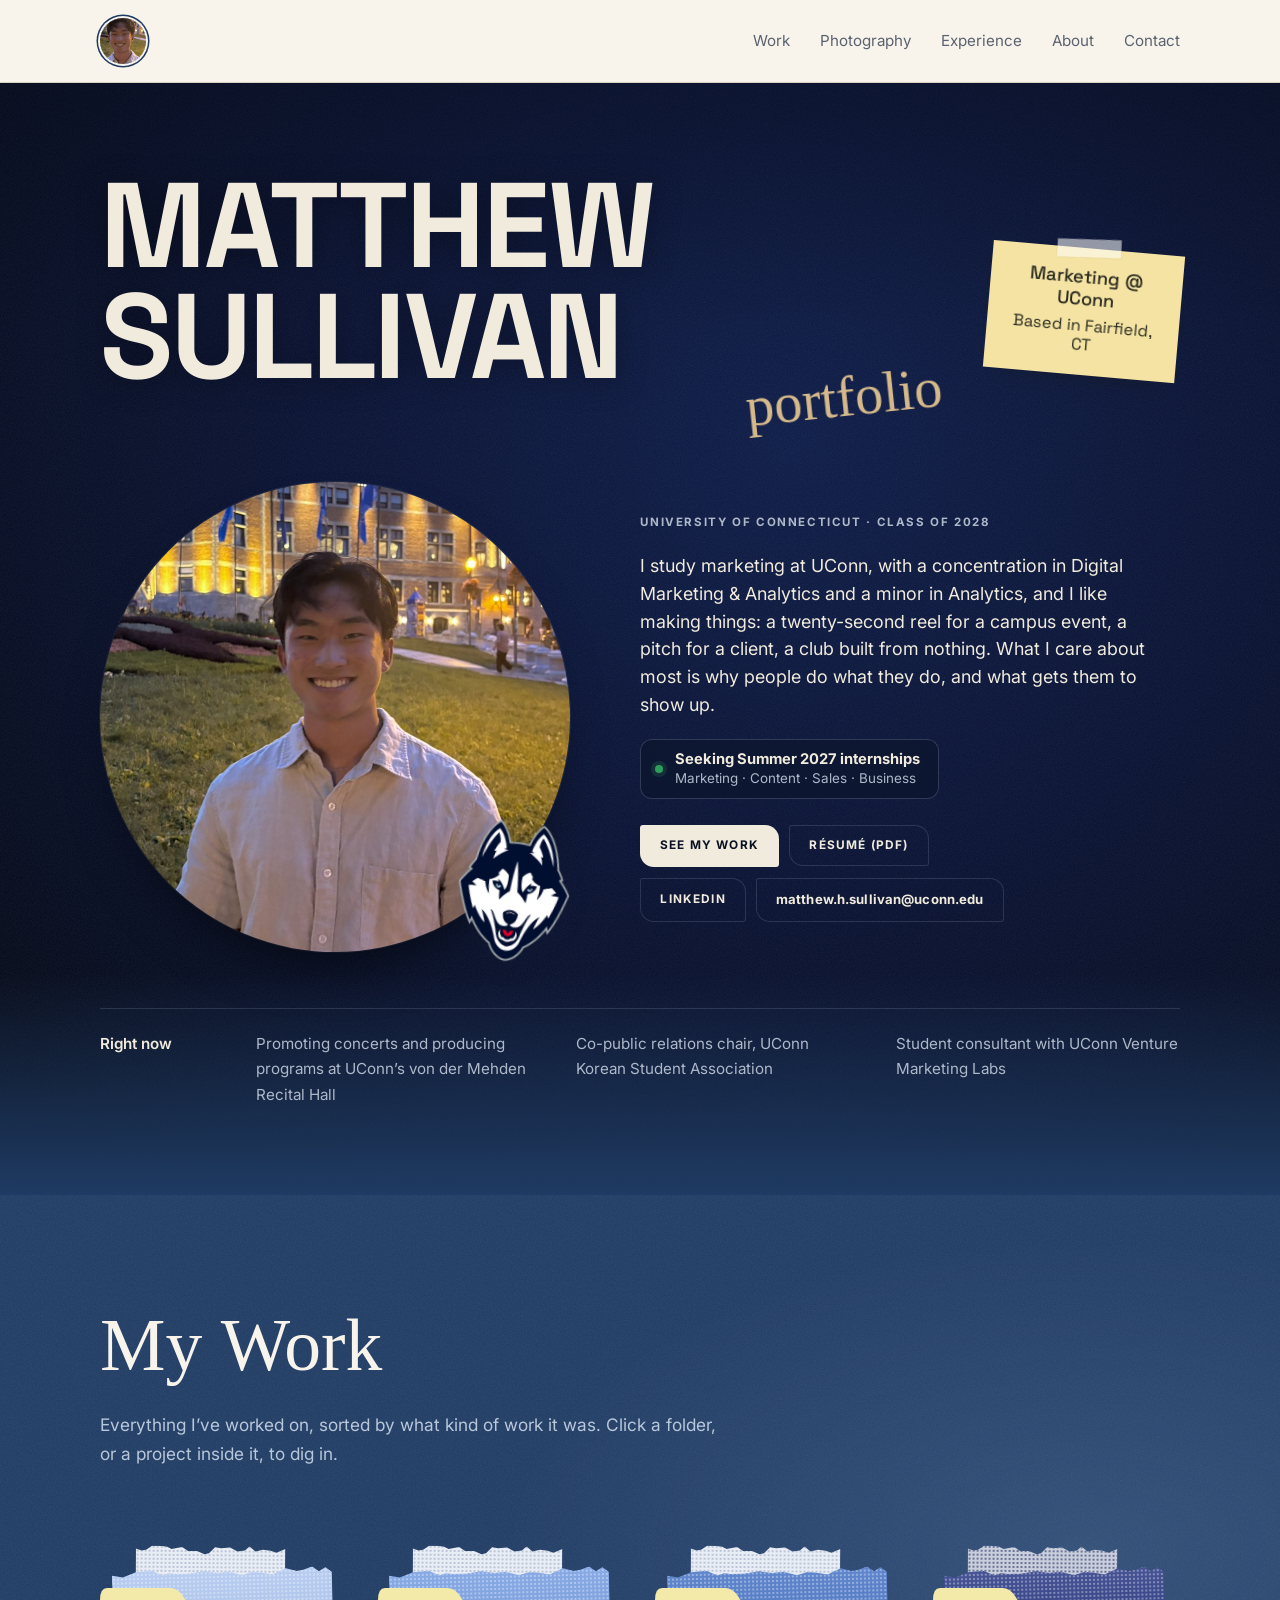
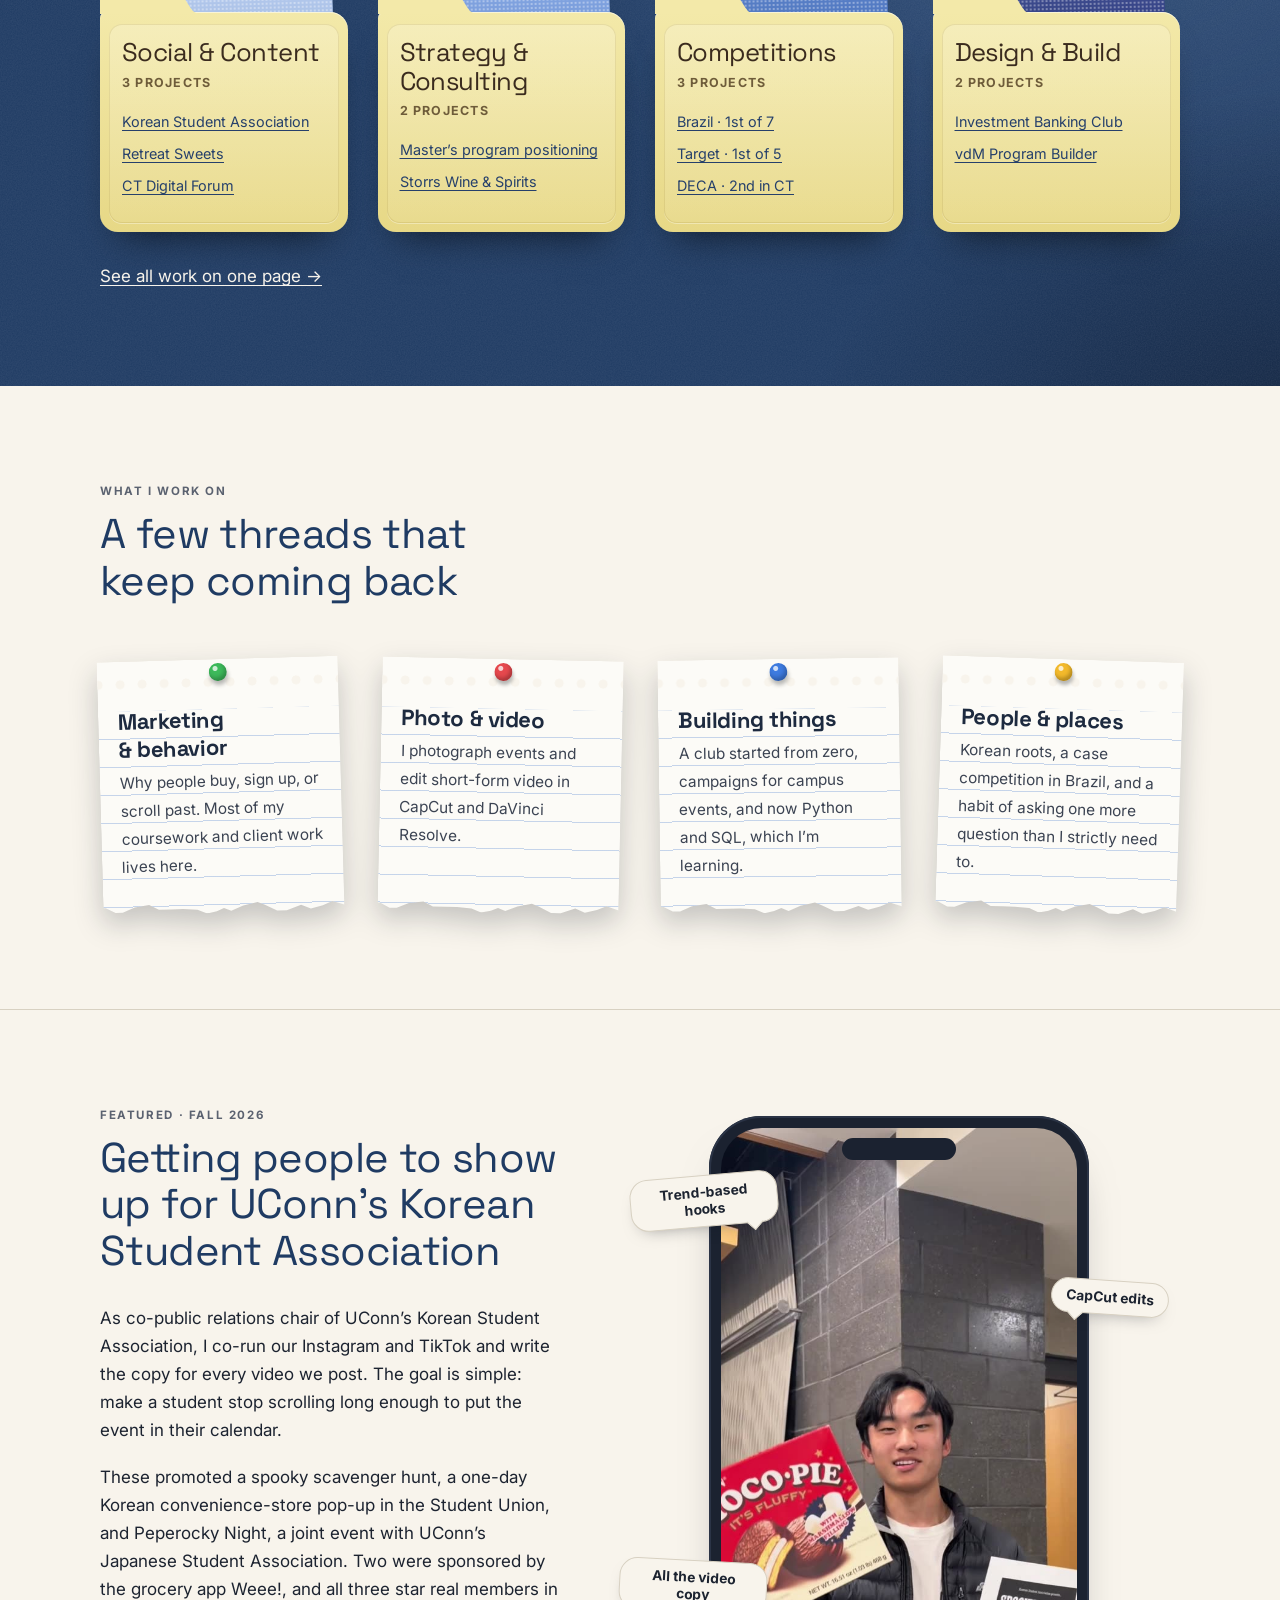
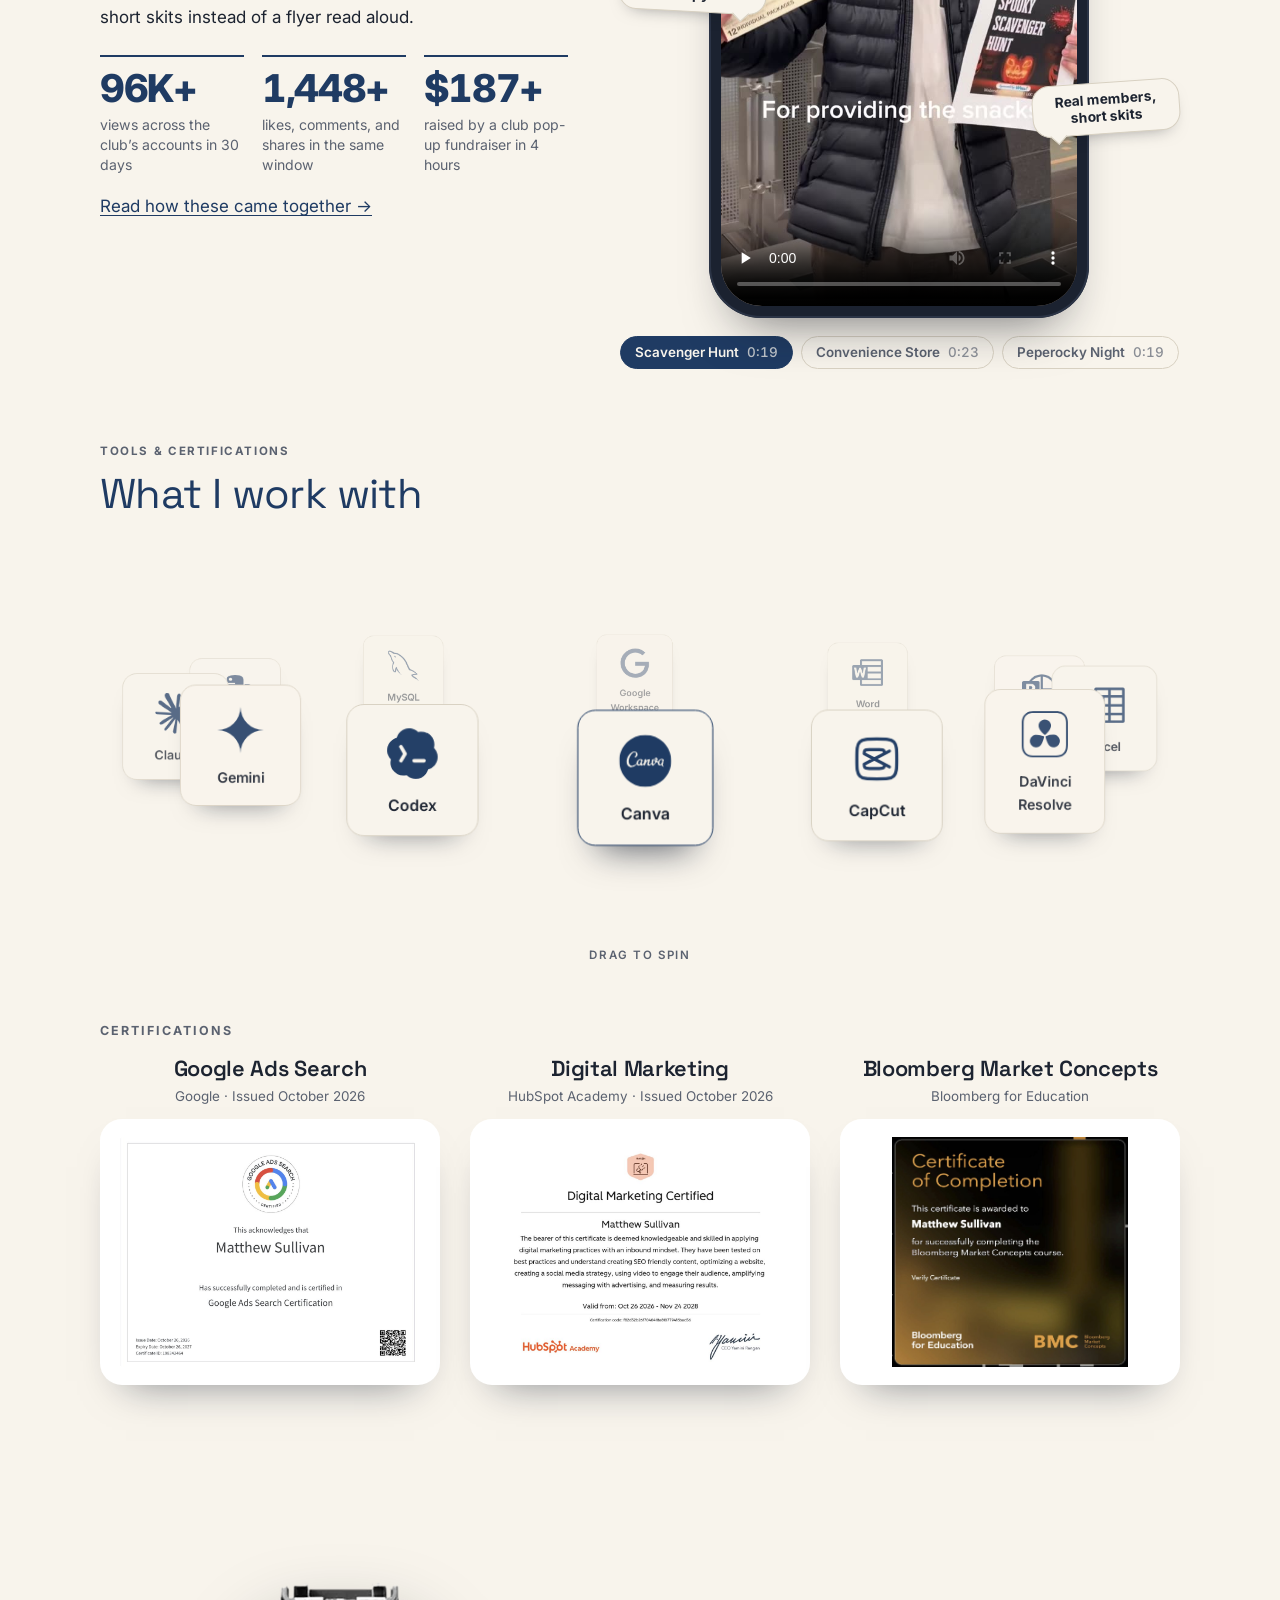
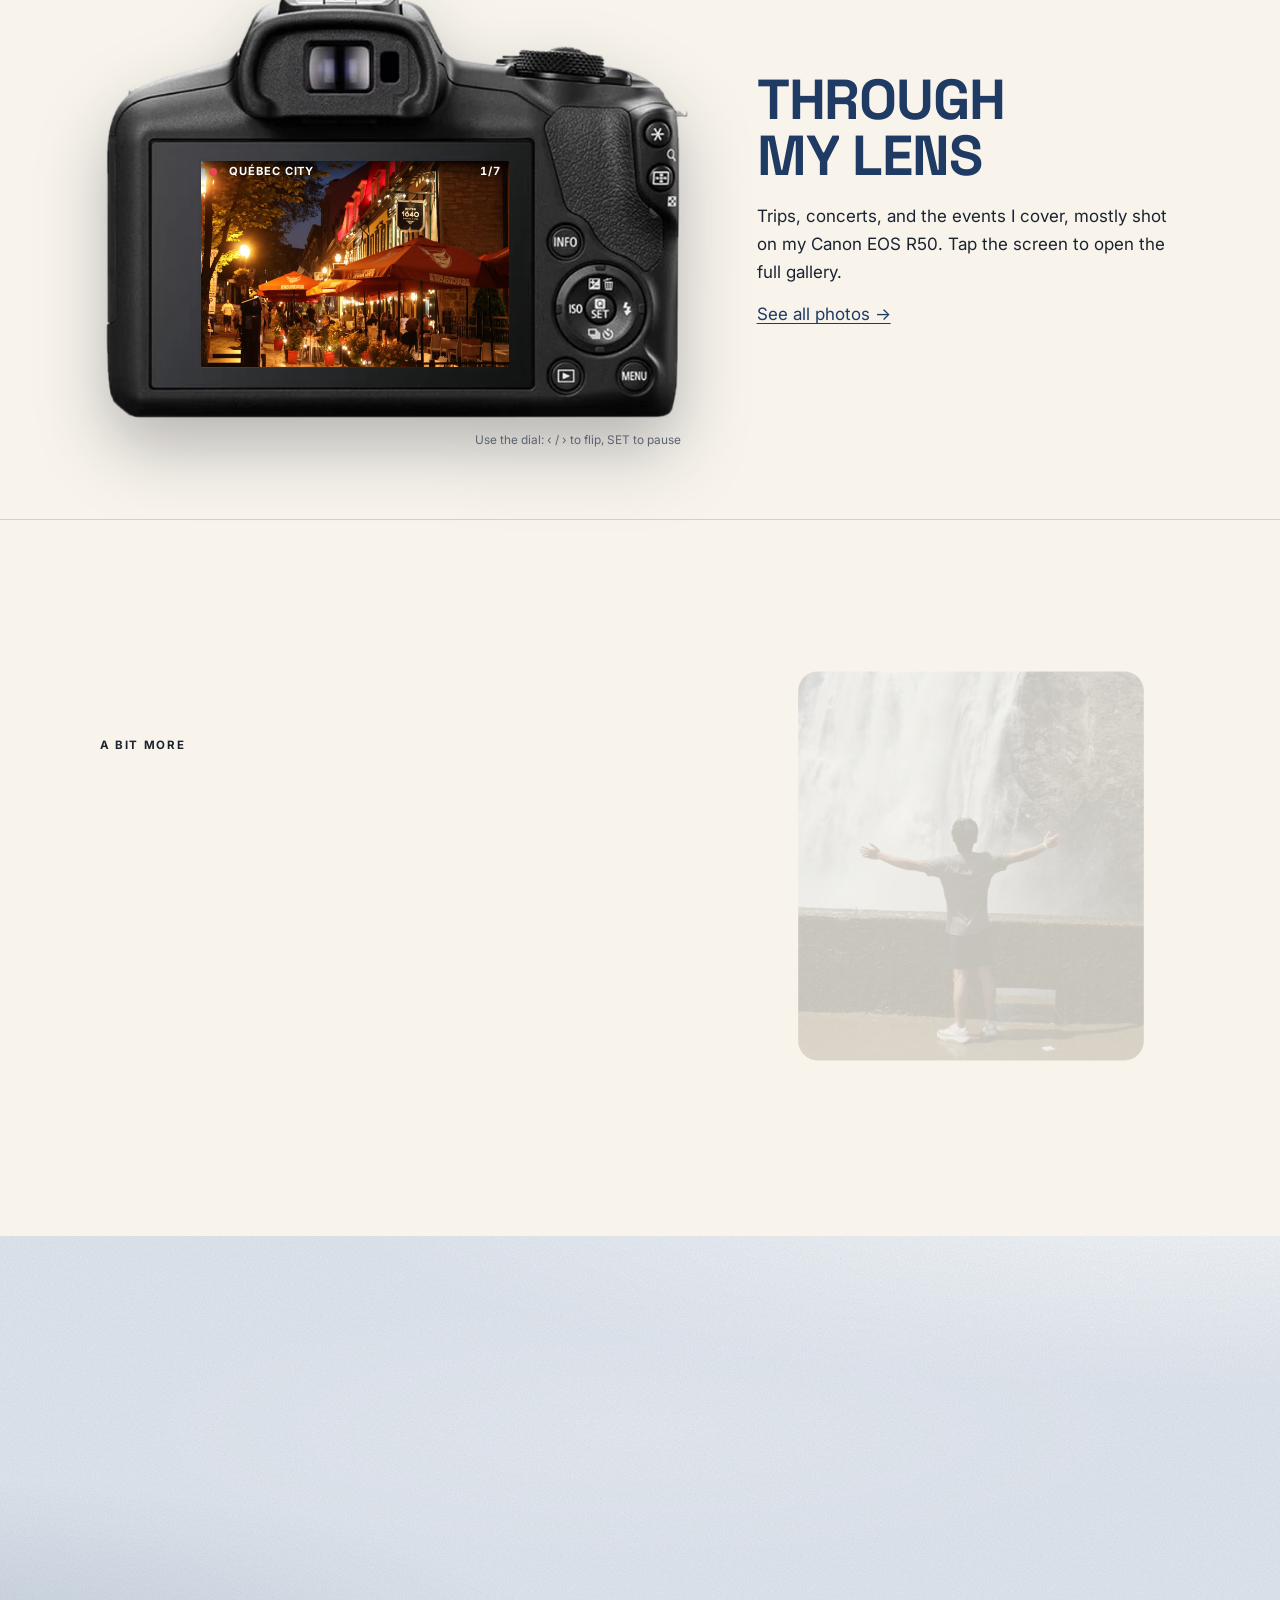
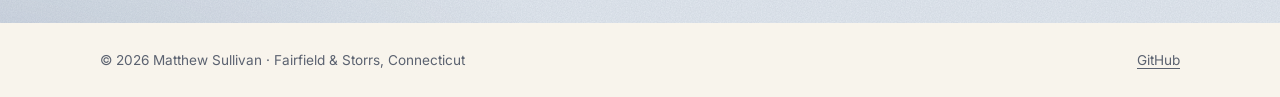
<file: index.html>
<!doctype html>
<html lang="en">
<head>
<meta charset="utf-8">
<meta name="viewport" content="width=device-width, initial-scale=1, viewport-fit=cover">
<title>Matthew Sullivan</title>
<meta name="claude:viewport-fit-sides" content="cover">
<meta name="description" content="Matthew Sullivan studies marketing at UConn and makes campaigns, short-form video, and photography. Work, experience, and how to get in touch.">
<meta property="og:title" content="Matthew Sullivan">
<meta property="og:description" content="Marketing student at UConn. Campaigns, short-form video, photography, and things that started as a random idea.">
<meta property="og:image" content="https://matthewhsullivan.github.io/assets/img/photos/matthew-quebec.jpg">
<meta property="og:url" content="https://matthewhsullivan.github.io/">
<meta property="og:type" content="website">
<meta name="twitter:card" content="summary_large_image">
<link rel="icon" href="data:image/svg+xml,%3Csvg xmlns='http://www.w3.org/2000/svg' viewBox='0 0 32 32'%3E%3Ccircle cx='16' cy='16' r='9' fill='%231F3B63'/%3E%3C/svg%3E">
<meta name="theme-color" content="#F8F4EC" media="(prefers-color-scheme: light)">
<meta name="theme-color" content="#11161E" media="(prefers-color-scheme: dark)">
<link rel="apple-touch-icon" href="assets/img/apple-touch-icon.png">
<link rel="preconnect" href="https://fonts.googleapis.com">
<link rel="preconnect" href="https://fonts.gstatic.com" crossorigin>
<link rel="stylesheet" href="https://fonts.googleapis.com/css2?family=Homemade+Apple&family=Inter:wght@400;500;600;700;800&family=Space+Grotesk:wght@400;500;600;700&display=swap">
<link rel="stylesheet" href="assets/css/site.css">
</head>
<body>
<a class="skip" href="#main">Skip to content</a>

<header class="site-head">
  <div class="wrap">
    <a class="brand" href="./"><img src="assets/img/matthew-avatar.jpg" alt="Matthew Sullivan, home" width="80" height="80"><span class="brand-name" aria-hidden="true">Matthew Sullivan</span></a>
    <nav class="nav" aria-label="Main">
      <a href="work.html">Work</a>
      <a href="photography.html">Photography</a>
      <a href="experience.html">Experience</a>
      <a href="about.html">About</a>
      <a href="#contact">Contact</a>
    </nav>
  </div>
</header>

<main id="main">

  <section class="hero has-bg" aria-labelledby="hello">
    <div class="hero-bg" aria-hidden="true"><div class="hero-bg-img"></div><div class="hero-bg-glow"></div></div>
    <div class="wrap">
      <div class="bigname">
        <h1 id="hello"><span>Matthew</span> <span>Sullivan</span></h1>
        <span class="bn-script" aria-hidden="true">portfolio</span>
        <div class="sticky-note" aria-hidden="true"><strong>Marketing @ UConn</strong><span>Based in Fairfield, CT</span></div>
      </div>
      <figure class="portrait">
        <img src="assets/img/photos/matthew-quebec-square.jpg" alt="Matthew smiling in front of the lit-up Château Frontenac in Québec City at dusk" width="940" height="940">
        <img class="husky-badge" src="assets/img/uconn-husky.png" alt="UConn Huskies logo" width="240" height="299">
      </figure>
      <div class="hero-intro">
        <p class="eyebrow">University of Connecticut &middot; <span style="white-space:nowrap">Class of 2028</span></p>
        <p class="lede">I study marketing at UConn, with a concentration in Digital Marketing &amp; Analytics and a minor in Analytics, and I like making things: a twenty-second reel for a campus event, a pitch for a client, a club built from nothing. What I care about most is why people do what they do, and what gets them to show up.</p>
        <p class="seeking"><span class="seeking-dot" aria-hidden="true"></span><span><strong>Seeking Summer 2027 internships</strong><span class="seeking-fields">Marketing &middot; Content &middot; Sales &middot; Business</span></span></p>
        <div class="links">
          <a class="btn" href="work.html">See my work</a>
          <a class="btn ghost" href="assets/docs/Matthew-Sullivan-Resume.pdf">R&eacute;sum&eacute; (PDF)</a>
        </div>
        <div class="links contact-links">
          <a class="btn ghost" href="https://www.linkedin.com/in/matthewhsullivan" rel="noopener">LinkedIn</a>
          <a class="btn ghost btn-email" href="mailto:matthew.h.sullivan@uconn.edu" title="Email Matthew">matthew.h.sullivan@uconn.edu</a>
        </div>
      </div>
      <div class="hero-more">
        <div class="now">
          <strong>Right now</strong>
          <span>Promoting concerts and producing programs at UConn&rsquo;s von der Mehden Recital Hall</span>
          <span>Co-public relations chair, UConn Korean Student Association</span>
          <span>Student consultant with UConn Venture Marketing Labs</span>
        </div>
      </div>
    </div>
  </section>

  <section class="band-navy" aria-labelledby="selected-h">
    <div class="wrap">
      <div class="section-head">
        <h2 id="selected-h" class="script-h">My Work</h2>
        <p>Everything I&rsquo;ve worked on, sorted by what kind of work it was. Click a folder, or a project inside it, to dig in.</p>
      </div>
      <div class="folders">
        <div class="folder">
          <div class="folder-papers" aria-hidden="true"><span></span><span></span></div>
          <div class="folder-body">
            <h3><a class="folder-link" href="work.html#ksa">Social &amp; Content</a></h3>
            <p class="folder-count">3 projects</p>
            <ul><li><a href="work.html#ksa">Korean Student Association</a></li><li><a href="work.html#retreat-sweets">Retreat Sweets</a></li><li><a href="work.html#ct-digital-forum">CT Digital Forum</a></li></ul>
          </div>
        </div>
        <div class="folder">
          <div class="folder-papers" aria-hidden="true"><span></span><span></span></div>
          <div class="folder-body">
            <h3><a class="folder-link" href="work.html#srib">Strategy &amp; Consulting</a></h3>
            <p class="folder-count">2 projects</p>
            <ul><li><a href="work.html#srib">Master&rsquo;s program positioning</a></li><li><a href="work.html#storrs-wine">Storrs Wine &amp; Spirits</a></li></ul>
          </div>
        </div>
        <div class="folder">
          <div class="folder-papers" aria-hidden="true"><span></span><span></span></div>
          <div class="folder-body">
            <h3><a class="folder-link" href="work.html#brazil">Competitions</a></h3>
            <p class="folder-count">3 projects</p>
            <ul><li><a href="work.html#brazil">Brazil &middot; 1st of 7</a></li><li><a href="work.html#target">Target &middot; 1st of 5</a></li><li><a href="work.html#deca">DECA &middot; 2nd in CT</a></li></ul>
          </div>
        </div>
        <div class="folder">
          <div class="folder-papers" aria-hidden="true"><span></span><span></span></div>
          <div class="folder-body">
            <h3><a class="folder-link" href="work.html#ib-club">Design &amp; Build</a></h3>
            <p class="folder-count">2 projects</p>
            <ul><li><a href="work.html#ib-club">Investment Banking Club</a></li><li><a href="work.html#vdm">vdM Program Builder</a></li></ul>
          </div>
        </div>
      </div>
      <p class="band-link"><a href="work.html">See all work on one page &rarr;</a></p>
    </div>
  </section>

  <section aria-labelledby="threads-h">
    <div class="wrap">
      <div class="section-head">
        <p class="eyebrow">What I work on</p>
        <h2 id="threads-h">A few threads that keep coming back</h2>
      </div>
      <div class="threads">
        <div class="thread">
          <h3>Marketing &amp; behavior</h3>
          <p>Why people buy, sign up, or scroll past. Most of my coursework and client work lives here.</p>
        </div>
        <div class="thread">
          <h3>Photo &amp; video</h3>
          <p>I photograph events and edit short-form video in CapCut and DaVinci Resolve.</p>
        </div>
        <div class="thread">
          <h3>Building things</h3>
          <p>A club started from zero, campaigns for campus events, and now Python and SQL, which I&rsquo;m learning.</p>
        </div>
        <div class="thread">
          <h3>People &amp; places</h3>
          <p>Korean roots, a case competition in Brazil, and a habit of asking one more question than I strictly need to.</p>
        </div>
      </div>
    </div>
  </section>

  <hr class="rule">

  <section class="featured-sec" aria-labelledby="featured-h">
    <div class="wrap">
      <div class="section-head">
        <p class="eyebrow">Featured &middot; Fall 2026</p>
        <h2 id="featured-h">Getting people to show up for UConn&rsquo;s Korean Student Association</h2>
      </div>
      <div class="feature">
        <div class="feature-copy">
          <p>As co-public relations chair of UConn&rsquo;s Korean Student Association, I co-run our Instagram and TikTok and write the copy for every video we post. The goal is simple: make a student stop scrolling long enough to put the event in their calendar.</p>
          <p>These promoted a spooky scavenger hunt, a one-day Korean convenience-store pop-up in the Student Union, and Peperocky Night, a joint event with UConn&rsquo;s Japanese Student Association. Two were sponsored by the grocery app Weee!, and all three star real members in short skits instead of a flyer read aloud.</p>
          <dl class="stats">
            <div><dt>100K+</dt><dd>views across the club&rsquo;s accounts in 30 days</dd></div>
            <div><dt>1,600+</dt><dd>likes, comments, and shares in the same window</dd></div>
            <div><dt>$220+</dt><dd>raised by a club pop-up fundraiser in 4 hours</dd></div>
          </dl>
          <p><a href="work.html#ksa">Read how these came together &rarr;</a></p>
        </div>
        <div class="phone-stage">
          <span class="bubble b1">Trend-based hooks</span>
          <span class="bubble b2">CapCut edits</span>
          <span class="bubble b3">All the video copy</span>
          <span class="bubble b4">Real members, short skits</span>
          <div class="phone">
            <div class="phone-screen">
              <video id="phone-video" controls playsinline preload="none" poster="assets/img/ksa-scavenger-poster.jpg" aria-label="KSA promo video: Spooky Scavenger Hunt">
                <source src="assets/video/ksa-scavenger-hunt.mp4" type="video/mp4">
              </video>
            </div>
          </div>
          <div class="phone-tabs" role="group" aria-label="Choose a reel">
            <button type="button" class="on" aria-pressed="true" data-src="assets/video/ksa-scavenger-hunt.mp4" data-poster="assets/img/ksa-scavenger-poster.jpg" data-label="Spooky Scavenger Hunt">Scavenger Hunt <span>0:19</span></button>
            <button type="button" aria-pressed="false" data-src="assets/video/ksa-convenience-store.mp4" data-poster="assets/img/ksa-store-poster.jpg" data-label="KSA Convenience Store">Convenience Store <span>0:23</span></button>
            <button type="button" aria-pressed="false" data-src="assets/video/ksa-peperocky-night.mp4" data-poster="assets/img/ksa-peperocky-poster.jpg" data-label="Peperocky Night">Peperocky Night <span>0:19</span></button>
          </div>
        </div>
      </div>
    </div>
  </section>


  <section class="tools-sec" aria-labelledby="tools-h">
    <div class="wrap">
      <div class="section-head">
        <p class="eyebrow">Tools &amp; certifications</p>
        <h2 id="tools-h">What I work with</h2>
      </div>
      <div class="tools-carousel" tabindex="0" aria-label="Tools I work with. Drag, or use the left and right arrow keys, to spin.">
      <ul class="tools" aria-label="Tools">
        <li><svg viewBox="0 0 24 24" aria-hidden="true" focusable="false"><path fill="currentColor" d="M12 0C5.373 0 0 5.373 0 12s5.373 12 12 12s12-5.373 12-12S18.627 0 12 0M6.962 7.68c.754 0 1.337.549 1.405 1.2c.069.583-.171 1.097-.822 1.406c-.343.171-.48.172-.549.069c-.034-.069 0-.137.069-.206c.617-.514.617-.926.548-1.508c-.034-.378-.308-.618-.583-.618c-1.2 0-2.914 2.674-2.674 4.629c.103.754.549 1.646 1.509 1.646c.308 0 .65-.103.96-.24c.5-.264.799-.47 1.097-.8c-.073-.885.704-2.046 1.851-2.046c.515 0 .926.205.96.583c.068.514-.377.582-.514.582s-.378-.034-.378-.17c-.034-.138.309-.07.275-.378c-.035-.206-.24-.274-.446-.274c-.72 0-1.131.994-1.029 1.611c.035.275.172.549.447.549c.205 0 .514-.31.617-.755c.068-.308.343-.514.583-.514c.102 0 .17.034.205.171v.138c-.034.137-.137.548-.102.651c0 .069.034.171.17.171c.092 0 .436-.18.777-.459c.117-.59.253-1.298.253-1.357c.034-.24.137-.48.617-.48c.103 0 .171.034.205.171v.138l-.136.617c.445-.583 1.097-.994 1.508-.994c.172 0 .309.102.309.274c0 .103 0 .274-.069.446c-.137.377-.309.96-.412 1.474c0 .137.035.274.207.274s.685-.206 1.096-.754l.007-.004c-.002-.068-.007-.134-.007-.202c0-.411.035-.754.104-.994c.068-.274.411-.514.617-.514c.103 0 .205.069.205.171c0 .035 0 .103-.034.137c-.137.446-.24.857-.24 1.269c0 .24.034.582.102.788c0 .034.035.069.07.069c.068 0 .548-.445.89-1.028c-.308-.206-.48-.549-.48-.96c0-.72.446-1.097.858-1.097c.343 0 .617.24.617.72c0 .308-.103.65-.274.96h.102a.77.77 0 0 0 .584-.24a.3.3 0 0 1 .134-.117c.335-.425.83-.74 1.41-.74c.48 0 .924.205.959.582c.068.515-.378.618-.515.618l-.002-.002c-.138 0-.377-.035-.377-.172s.309-.068.274-.376c-.034-.206-.24-.275-.446-.275c-.686 0-1.13.891-1.028 1.611c.034.275.171.583.445.583c.206 0 .515-.308.652-.754c.068-.274.343-.514.583-.514c.103 0 .17.034.205.171c0 .069 0 .206-.137.652c-.17.308-.171.48-.137.617c.034.274.171.48.309.583c.034.034.068.102.068.102c0 .069-.034.138-.137.138c-.034 0-.068 0-.103-.035c-.514-.205-.72-.548-.789-.891c-.205.24-.445.377-.72.377c-.445 0-.89-.411-.96-.926a1.6 1.6 0 0 1 .075-.649c-.203.13-.422.203-.623.203h-.17c-.447.652-.927 1.098-1.27 1.303a.9.9 0 0 1-.377.104c-.068 0-.171-.035-.205-.104c-.095-.152-.156-.392-.193-.667c-.481.527-1.145.805-1.453.805c-.343 0-.548-.206-.582-.55v-.376c.102-.754.377-1.2.377-1.337a.074.074 0 0 0-.069-.07c-.24 0-1.028.824-1.166 1.373l-.103.445c-.068.309-.377.515-.582.515c-.103 0-.172-.035-.206-.172v-.137l.046-.233c-.435.31-.87.508-1.075.508c-.308 0-.48-.172-.514-.412c-.206.274-.445.412-.754.412c-.352 0-.696-.24-.862-.593c-.244.275-.523.553-.852.764c-.48.309-1.028.549-1.68.549c-.582 0-1.097-.309-1.371-.583c-.412-.377-.651-.96-.686-1.509c-.205-1.68.823-3.84 2.4-4.8c.378-.205.755-.343 1.132-.343m9.77 3.291c-.104 0-.172.172-.172.343c0 .274.137.583.309.755a1.7 1.7 0 0 0 .102-.583c0-.343-.137-.515-.24-.515z"/></svg>Canva</li>
        <li><svg viewBox="0 0 24 24" aria-hidden="true" focusable="false"><g fill="none" stroke="currentColor" stroke-linecap="round" stroke-linejoin="round" stroke-width="1.5"><path d="M10.8 12L6 14.5c0 1.178 0 1.268.352 1.634c.351.366.917.366 2.049.366h4.8c1.132 0 1.698 0 2.05-.366s.351-.456.351-1.634M10.8 12L18 8.25M10.8 12L6 9.5c0-1.179 0-1.268.352-1.634C6.703 7.5 7.269 7.5 8.4 7.5h4.8c1.132 0 1.698 0 2.05.366s.351.455.351 1.634M10.8 12l7.2 3.75"/><path d="M2.498 12c0-4.478 0-6.718 1.391-8.109S7.52 2.5 11.998 2.5s6.717 0 8.109 1.391c1.39 1.391 1.39 3.63 1.39 8.109c0 4.478 0 6.717-1.39 8.109c-1.392 1.39-3.63 1.39-8.11 1.39c-4.478 0-6.717 0-8.108-1.39c-1.391-1.392-1.391-3.63-1.391-8.11"/></g></svg>CapCut</li>
        <li><svg viewBox="0 0 24 24" aria-hidden="true" focusable="false"><path fill="currentColor" d="M17.621 0L5.977.004c-1.37 0-2.756.345-3.762 1.11a4.9 4.9 0 0 0-1.61 2.003C.233 3.93 0 5.02 0 5.951l.012 12.2c.002 1.604.479 3.057 1.461 4.112c.984 1.056 2.462 1.683 4.331 1.691L16.856 24c1.26.005 3.095-.036 4.303-.714c1.075-.605 2.025-1.556 2.497-2.984c.278-.84.345-2.084.344-3.147l-.021-11.13c-.002-.888-.15-2.023-.547-2.934c-.425-.976-1.181-1.815-2.322-2.425C20.353.26 19.123 0 17.622 0zm0 .93c1.378 0 2.538.295 3.04.565c.977.523 1.544 1.166 1.889 1.96c.315.721.47 1.793.473 2.572l.018 11.13c.002 1.013-.097 2.257-.298 2.86c-.396 1.202-1.146 1.946-2.063 2.462c-.814.457-2.612.593-3.82.588l-11.05-.044c-1.657-.007-2.832-.534-3.626-1.386c-.792-.851-1.212-2.06-1.212-3.485L.999 5.95c0-.829.196-1.827.474-2.437c.345-.757.75-1.207 1.365-1.674C3.585 1.27 4.868.97 6.08.97zm-5.66 3.423c-1.976.089-3.204 1.658-3.214 3.29c.019 1.443 1.635 3.481 2.884 4.53c.12.099.154.109.33.18c.062.025.198-.047.327-.135c.36-.245.993-.947 1.648-1.738a7.7 7.7 0 0 0 1.031-1.683c.409-.89.261-1.599.235-1.888a4 4 0 0 0-.99-1.692a3.36 3.36 0 0 0-2.251-.864m4.172 7.922a10.2 10.2 0 0 0-3.244.61c-.15.058-.26.1-.374.17c-.057.036-.11.135-.105.292c.017.433.29 1.278.624 2.27c.384 1.135 1.066 2.27 1.844 2.74a3.23 3.23 0 0 0 2.53.342c.832-.243 1.595-.868 1.962-1.546c.986-1.818.19-3.548-1.121-4.417c-.447-.296-1.133-.445-1.89-.46zm-8.432.038a6 6 0 0 0-.752.047c-.596.078-.932.273-1.29.51a3.18 3.18 0 0 0-1.365 1.979c-.075.552-.086 1.053.033 1.507c.433 1.389 1.326 2.222 2.847 2.452c.636.028 1.37-.063 1.99-.45c1.269-.782 2.08-3.17 2.412-4.742c.053-.176.035-.357-.013-.42c-.005-.067-.044-.113-.19-.183c-.398-.192-1.32-.417-2.375-.6a7.7 7.7 0 0 0-1.297-.1"/></svg>DaVinci Resolve</li>
        <li><svg viewBox="0 0 24 24" aria-hidden="true" focusable="false"><path fill="currentColor" d="M23 1.5q.41 0 .7.3q.3.29.3.7v19q0 .41-.3.7q-.29.3-.7.3H7q-.41 0-.7-.3q-.3-.29-.3-.7V18H1q-.41 0-.7-.3q-.3-.29-.3-.7V7q0-.41.3-.7Q.58 6 1 6h5V2.5q0-.41.3-.7q.29-.3.7-.3zM6 13.28l1.42 2.66h2.14l-2.38-3.87l2.34-3.8H7.46l-1.3 2.4l-.05.08l-.04.09l-.64-1.28l-.66-1.29H2.59l2.27 3.82l-2.48 3.85h2.16zM14.25 21v-3H7.5v3zm0-4.5v-3.75H12v3.75zm0-5.25V7.5H12v3.75zm0-5.25V3H7.5v3zm8.25 15v-3h-6.75v3zm0-4.5v-3.75h-6.75v3.75zm0-5.25V7.5h-6.75v3.75zm0-5.25V3h-6.75v3Z"/></svg>Excel</li>
        <li><svg viewBox="0 0 24 24" aria-hidden="true" focusable="false"><path fill="currentColor" d="M13.5 1.5q1.453 0 2.795.375t2.508 1.06t2.12 1.641q.956.955 1.641 2.121q.686 1.166 1.061 2.508T24 12t-.375 2.795t-1.06 2.508q-.686 1.166-1.641 2.12q-.955.956-2.121 1.641q-1.166.686-2.508 1.061T13.5 22.5q-1.29 0-2.52-.305q-1.23-.304-2.337-.884T6.58 19.893Q5.625 19.055 4.887 18H.997q-.411 0-.704-.293T0 17.004V6.996q0-.41.293-.703T.996 6h3.89q.739-1.055 1.694-1.893q.955-.837 2.063-1.418q1.107-.58 2.337-.884T13.5 1.5m.75 1.535v8.215h8.215q-.14-1.64-.826-3.076t-1.782-2.531q-1.095-1.096-2.537-1.782t-3.07-.826m-5.262 7.57q0-.68-.228-1.166q-.229-.486-.627-.79q-.399-.305-.938-.446q-.539-.14-1.172-.14H2.848v7.863h1.84v-2.742H5.93q.574 0 1.119-.17t.978-.493q.434-.322.698-.802t.263-1.114M13.5 21q1.172 0 2.262-.287t2.056-.82t1.776-1.278q.808-.744 1.418-1.664t.984-1.986q.375-1.067.469-2.227h-9.703V3.035q-1.735.14-3.27.908T6.797 6h4.207q.41 0 .703.293t.293.703v10.008q0 .41-.293.703t-.703.293H6.797q.644.715 1.412 1.271q.768.557 1.623.944t1.781.586T13.5 21M5.812 9.598q.575 0 .915.228q.34.229.34.838q0 .27-.124.44q-.123.17-.31.275q-.188.105-.422.146t-.445.041H4.687V9.598Z"/></svg>PowerPoint</li>
        <li><svg viewBox="0 0 24 24" aria-hidden="true" focusable="false"><path fill="currentColor" d="M23.004 1.5q.41 0 .703.293t.293.703v19.008q0 .41-.293.703t-.703.293H6.996q-.41 0-.703-.293T6 21.504V18H.996q-.41 0-.703-.293T0 17.004V6.996q0-.41.293-.703T.996 6H6V2.496q0-.41.293-.703t.703-.293zM6.035 11.203l1.442 4.735h1.64l1.57-7.876H9.036l-.937 4.653l-1.325-4.5H5.38l-1.406 4.523l-.938-4.675H1.312l1.57 7.874h1.641zM22.5 21v-3h-15v3zm0-4.5v-3.75H12v3.75zm0-5.25V7.5H12v3.75zm0-5.25V3h-15v3Z"/></svg>Word</li>
        <li><svg viewBox="0 0 24 24" aria-hidden="true" focusable="false"><path fill="currentColor" d="M12.48 10.92v3.28h7.84c-.24 1.84-.853 3.187-1.787 4.133c-1.147 1.147-2.933 2.4-6.053 2.4c-4.827 0-8.6-3.893-8.6-8.72s3.773-8.72 8.6-8.72c2.6 0 4.507 1.027 5.907 2.347l2.307-2.307C18.747 1.44 16.133 0 12.48 0C5.867 0 .307 5.387.307 12s5.56 12 12.173 12c3.573 0 6.267-1.173 8.373-3.36c2.16-2.16 2.84-5.213 2.84-7.667c0-.76-.053-1.467-.173-2.053z"/></svg>Google Workspace</li>
        <li><svg viewBox="0 0 256 252" aria-hidden="true" focusable="false"><path fill="currentColor" d="M235.648 194.212c-13.918-.347-24.705 1.045-33.752 4.872c-2.61 1.043-6.786 1.044-7.134 4.35c1.392 1.392 1.566 3.654 2.784 5.567c2.09 3.479 5.741 8.177 9.047 10.614c3.653 2.783 7.308 5.566 11.134 8.002c6.786 4.176 14.442 6.611 21.053 10.787c3.829 2.434 7.654 5.568 11.482 8.177c1.914 1.39 3.131 3.654 5.568 4.523v-.521c-1.219-1.567-1.567-3.828-2.784-5.568c-1.738-1.74-3.48-3.306-5.22-5.046c-5.045-6.784-11.308-12.7-18.093-17.571c-5.567-3.828-17.747-9.047-20.008-15.485c0 0-.175-.173-.348-.347c3.827-.348 8.35-1.74 12.005-2.784c5.915-1.567 11.308-1.218 17.398-2.784c2.783-.696 5.567-1.566 8.35-2.436v-1.565c-3.13-3.132-5.392-7.307-8.698-10.265c-8.873-7.657-18.617-15.137-28.707-21.4c-5.394-3.48-12.354-5.742-18.095-8.699c-2.086-1.045-5.567-1.566-6.784-3.306c-3.133-3.827-4.873-8.872-7.134-13.396c-5.044-9.57-9.917-20.182-14.267-30.272c-3.13-6.786-5.044-13.572-8.872-19.834c-17.92-29.577-37.406-47.497-67.33-65.07c-6.438-3.653-14.093-5.219-22.27-7.132c-4.348-.175-8.699-.522-13.048-.697c-2.784-1.218-5.568-4.523-8.004-6.089C34.006 4.573 8.429-8.996 1.122 8.924c-4.698 11.308 6.96 22.442 10.96 28.185c2.96 4.001 6.786 8.524 8.874 13.048c1.218 2.956 1.565 6.09 2.783 9.221c2.785 7.653 5.393 16.18 9.048 23.314c1.914 3.653 4.001 7.48 6.437 10.786c1.392 1.913 3.827 2.784 4.35 5.915c-2.435 3.48-2.61 8.7-4.003 13.049c-6.263 19.66-3.826 44.017 5.046 58.457c2.783 4.348 9.395 13.92 18.268 10.265c7.83-3.131 6.09-13.048 8.35-21.747c.524-2.09.176-3.48 1.219-4.872v.349c2.436 4.87 4.871 9.569 7.133 14.44c5.394 8.524 14.788 17.398 22.617 23.314c4.177 3.13 7.482 8.524 12.702 10.438v-.523h-.349c-1.044-1.566-2.61-2.261-4.001-3.48c-3.131-3.13-6.612-6.958-9.047-10.438c-7.306-9.744-13.745-20.53-19.486-31.665c-2.783-5.392-5.22-11.308-7.481-16.701c-1.045-2.09-1.045-5.22-2.784-6.263c-2.61 3.827-6.437 7.133-8.351 11.83c-3.304 7.481-3.653 16.702-4.871 26.27c-.696.176-.349 0-.697.35c-5.566-1.394-7.48-7.134-9.569-12.006c-5.22-12.352-6.09-32.186-1.565-46.452c1.218-3.654 6.438-15.136 4.35-18.616c-1.044-3.306-4.525-5.22-6.438-7.829c-2.261-3.306-4.698-7.48-6.263-11.135c-4.176-9.743-6.264-20.53-10.787-30.273c-2.088-4.524-5.74-9.22-8.699-13.396c-3.305-4.697-6.959-8.004-9.569-13.571c-.869-1.913-2.088-5.045-.696-7.133c.348-1.392 1.043-1.913 2.436-2.261c2.262-1.915 8.7.521 10.96 1.565c6.438 2.608 11.831 5.046 17.225 8.699c2.435 1.74 5.045 5.046 8.176 5.916h3.654c5.568 1.217 11.83.348 17.05 1.913c9.222 2.957 17.572 7.307 25.054 12.005c22.792 14.44 41.58 34.97 54.282 59.501c2.088 4 2.957 7.656 4.871 11.83c3.655 8.526 8.178 17.225 11.83 25.576c3.654 8.176 7.133 16.528 12.353 23.314c2.61 3.652 13.048 5.567 17.746 7.481c3.48 1.565 8.874 2.958 12.005 4.871c5.915 3.652 11.83 7.83 17.398 11.83c2.784 2.088 11.482 6.438 12.005 9.917"/><path fill="currentColor" d="M58.186 43.022c-2.957 0-5.044.35-7.132.871v.348h.348c1.393 2.784 3.827 4.698 5.566 7.133c1.393 2.783 2.61 5.568 4.003 8.352c.173-.175.347-.348.347-.348c2.437-1.741 3.654-4.524 3.654-8.7c-1.044-1.217-1.218-2.435-2.088-3.653c-1.043-1.741-3.306-2.61-4.698-4.003"/></svg>MySQL</li>
        <li><svg viewBox="0 0 24 24" aria-hidden="true" focusable="false"><path fill="currentColor" d="M11.858 0c-.978.005-1.913.088-2.736.234C6.7.662 6.26 1.558 6.26 3.21v2.182h5.725v.727H4.111c-1.664 0-3.121 1-3.577 2.903c-.526 2.181-.549 3.542 0 5.82c.407 1.694 1.379 2.902 3.043 2.902h1.969v-2.616c0-1.89 1.635-3.557 3.576-3.557h5.72c1.591 0 2.862-1.31 2.862-2.91v-5.45c0-1.553-1.309-2.718-2.863-2.977A18 18 0 0 0 11.858 0M8.762 1.755c.591 0 1.074.491 1.074 1.095c0 .601-.483 1.087-1.074 1.087A1.08 1.08 0 0 1 7.688 2.85c0-.604.48-1.095 1.074-1.095m9.656 4.364v2.543c0 1.971-1.671 3.63-3.577 3.63H9.122c-1.566 0-2.862 1.34-2.862 2.91v5.452c0 1.551 1.349 2.464 2.862 2.91c1.813.532 3.55.628 5.72 0c1.44-.418 2.862-1.258 2.862-2.91V18.47h-5.719v-.727h8.582c1.664 0 2.284-1.16 2.862-2.903c.598-1.793.573-3.518 0-5.819c-.41-1.656-1.196-2.903-2.862-2.903zm-3.216 13.807a1.08 1.08 0 0 1 1.074 1.088c0 .604-.48 1.094-1.074 1.094c-.592 0-1.075-.49-1.075-1.094c0-.601.483-1.088 1.075-1.088"/></svg>Python</li>
        <li><svg viewBox="0 0 24 24" aria-hidden="true" focusable="false"><path fill="currentColor" d="m4.714 15.956l4.718-2.648l.079-.23l-.08-.128h-.23l-.79-.048l-2.695-.073l-2.337-.097l-2.265-.122l-.57-.121l-.535-.704l.055-.353l.48-.321l.685.06l1.518.104l2.277.157l1.651.098l2.447.255h.389l.054-.158l-.133-.097l-.103-.098l-2.356-1.596l-2.55-1.688l-1.336-.972l-.722-.491L2 6.223l-.158-1.008l.656-.722l.88.06l.224.061l.893.686l1.906 1.476l2.49 1.833l.364.304l.146-.104l.018-.072l-.164-.274l-1.354-2.446l-1.445-2.49l-.644-1.032l-.17-.619a3 3 0 0 1-.103-.729L6.287.133L6.7 0l.995.134l.42.364l.619 1.415L9.735 4.14l1.555 3.03l.455.898l.243.832l.09.255h.159V9.01l.127-1.706l.237-2.095l.23-2.695l.08-.76l.376-.91l.747-.492l.583.28l.48.685l-.067.444l-.286 1.851l-.558 2.903l-.365 1.942h.213l.243-.242l.983-1.306l1.652-2.064l.728-.82l.85-.904l.547-.431h1.032l.759 1.129l-.34 1.166l-1.063 1.347l-.88 1.142l-1.263 1.7l-.79 1.36l.074.11l.188-.02l2.853-.606l1.542-.28l1.84-.315l.832.388l.09.395l-.327.807l-1.967.486l-2.307.462l-3.436.813l-.043.03l.049.061l1.548.146l.662.036h1.62l3.018.225l.79.522l.473.638l-.08.485l-1.213.62l-1.64-.389l-3.825-.91l-1.31-.329h-.183v.11l1.093 1.068l2.003 1.81l2.508 2.33l.127.578l-.321.455l-.34-.049l-2.204-1.657l-.85-.747l-1.925-1.62h-.127v.17l.443.649l2.343 3.521l.122 1.08l-.17.353l-.607.213l-.668-.122l-1.372-1.924l-1.415-2.168l-1.141-1.943l-.14.08l-.674 7.254l-.316.37l-.728.28l-.607-.461l-.322-.747l.322-1.476l.388-1.924l.316-1.53l.285-1.9l.17-.632l-.012-.042l-.14.018l-1.432 1.967l-2.18 2.945l-1.724 1.845l-.413.164l-.716-.37l.066-.662l.401-.589l2.386-3.036l1.439-1.882l.929-1.086l-.006-.158h-.055L4.138 18.56l-1.13.146l-.485-.456l.06-.746l.231-.243l1.907-1.312Z"/></svg>Claude</li>
        <li><svg viewBox="0 0 24 24" aria-hidden="true" focusable="false"><path fill="currentColor" d="M11.04 19.32Q12 21.51 12 24q0-2.49.93-4.68q.96-2.19 2.58-3.81t3.81-2.55Q21.51 12 24 12q-2.49 0-4.68-.93a12.3 12.3 0 0 1-3.81-2.58a12.3 12.3 0 0 1-2.58-3.81Q12 2.49 12 0q0 2.49-.96 4.68q-.93 2.19-2.55 3.81a12.3 12.3 0 0 1-3.81 2.58Q2.49 12 0 12q2.49 0 4.68.96q2.19.93 3.81 2.55t2.55 3.81"/></svg>Gemini</li>
        <li><svg viewBox="0 0 256 256" aria-hidden="true" focusable="false"><path fill="currentColor" d="M86.247 4.886A65.1 65.1 0 0 1 118.737.46c14.219 1.632 26.89 7.68 38.016 18.132c.304.288.733.405 1.141.31c15.019-3.69 29.461-2.39 43.317 3.903l.672.32l1.643.81c14.474 7.5 24.853 18.88 31.125 34.11c2.965 7.243 4.458 14.805 4.49 22.677a60.3 60.3 0 0 1-1.92 17.396c-.148.588.013 1.21.427 1.653a63.8 63.8 0 0 1 16.832 30.835c4.106 20.276-.107 38.558-12.619 54.823l-1.941 2.347a64.67 64.67 0 0 1-31.296 19.743a1.73 1.73 0 0 0-1.152 1.088c-2.72 7.85-5.45 14.548-10.528 21.246c-12.789 16.874-31.594 26.26-52.778 26.145c-16.885-.088-31.85-6.263-44.906-18.519a1.54 1.54 0 0 0-1.493-.34c-5.525 1.78-11.093 2.036-17.11 1.972a63.2 63.2 0 0 1-27.679-6.634a64.6 64.6 0 0 1-22.89-18.996c-2.166-2.87-4.31-5.568-5.878-8.757a82.6 82.6 0 0 1-5.28-13.684a65.2 65.2 0 0 1-.181-32.68a1.8 1.8 0 0 0 .085-.79a1.23 1.23 0 0 0-.394-.683a63.55 63.55 0 0 1-14.72-23.486a55.4 55.4 0 0 1-3.552-16.948a73.8 73.8 0 0 1 2.005-22.74c4.8-15.829 13.963-28.244 27.488-37.257c3.008-2.005 5.867-3.562 8.554-4.671a86 86 0 0 1 9.184-3.243c.447-.132.796-.481.928-.928A64.2 64.2 0 0 1 60.103 24.65c7.253-9.023 15.968-15.614 26.144-19.764M77.67 88.614a9.05 9.05 0 0 0-15.712 8.981l18.07 31.625l-18.006 30.376a9.056 9.056 0 0 0 15.573 9.215l20.693-34.898a9.06 9.06 0 0 0 .075-9.109zm58.09 66.556a9.056 9.056 0 0 0 0 18.079h51.711a9.056 9.056 0 0 0 0-18.09h-51.71z"/></svg>Codex</li>
      </ul>
      <p class="tools-hint" aria-hidden="true">Drag to spin</p>
      </div>
      <h3 class="certs-h">Certifications</h3>
      <div class="cert-shots">
        <figure class="cert"><figcaption><strong>Google Ads Search</strong><span>Google &middot; Issued October 2026</span></figcaption><button class="shot" type="button"><img src="assets/img/certs/google-ads-search.jpg" alt="Google Ads Search Certification awarded to Matthew Sullivan, issued October 26, 2026" width="1100" height="842" loading="lazy"></button></figure>
        <figure class="cert"><figcaption><strong>Digital Marketing</strong><span>HubSpot Academy &middot; Issued October 2026</span></figcaption><button class="shot" type="button"><img src="assets/img/certs/hubspot-digital-marketing.jpg" alt="HubSpot Academy Digital Marketing certificate awarded to Matthew Sullivan, valid from October 26, 2026" width="1036" height="786" loading="lazy"></button></figure>
        <figure class="cert"><figcaption><strong>Bloomberg Market Concepts</strong><span>Bloomberg for Education</span></figcaption><button class="shot" type="button"><img src="assets/img/certs/bloomberg-market-concepts.jpg" alt="Bloomberg Market Concepts certificate of completion awarded to Matthew Sullivan" width="1042" height="1018" loading="lazy"></button></figure>
      </div>
    </div>
  </section>

  <section class="lens" aria-labelledby="lens-h">
    <div class="wrap lens-wrap">
      <div class="camera" aria-roledescription="slideshow" aria-label="My photography">
        <img class="cam-photo" src="assets/img/canon-r50-back.webp" alt="The back of my Canon EOS R50, with my photos playing on its screen" width="716" height="538" loading="lazy">
        <a class="cam-screen" href="photography.html" aria-label="Open the photography gallery">
            <img src="assets/img/photos/quebec-bistro-night.jpg" alt="Café umbrellas and string lights outside Bistro 1640 at night in Old Québec" data-set="Québec City" class="on" loading="lazy">
            <img src="assets/img/photos/concert-conductor.jpg" alt="A conductor leading a student orchestra on a warm wood-paneled stage" data-set="Concerts" loading="lazy">
            <img src="assets/img/photos/quebec-place-royale.jpg" alt="Stone buildings and the steeple of Notre-Dame-des-Victoires around Place Royale at dusk" data-set="Québec City" loading="lazy">
            <img src="assets/img/photos/concert-soloist.jpg" alt="A violin soloist in a dark sequined dress playing in front of the orchestra" data-set="Concerts" loading="lazy">
            <img src="assets/img/photos/ctdf-room.jpg" alt="A cybercrime panel on stage at CT Digital Forum with the audience in the foreground" data-set="CT Digital Forum" loading="lazy">
            <img src="assets/img/photos/quebec-sous-le-fort.jpg" alt="Red patio umbrellas above a busy lantern-lit street in Québec City at dusk" data-set="Québec City" loading="lazy">
            <img src="assets/img/photos/concert-hall.jpg" alt="A full orchestra on a lit stage seen from the dark audience" data-set="Concerts" loading="lazy">
          <span class="cam-hud" aria-hidden="true"><span class="cam-rec"></span><span id="cam-set">Qu&eacute;bec City</span><span id="cam-count">1/7</span></span>
        </a>
        <button type="button" class="cam-hit cam-prev" id="cam-prev" aria-label="Previous photo"></button>
        <button type="button" class="cam-hit cam-set" id="cam-play" aria-label="Pause slideshow"></button>
        <button type="button" class="cam-hit cam-next" id="cam-next" aria-label="Next photo"></button>
        <a class="cam-hit cam-playback" href="photography.html" aria-label="Open the photography gallery" tabindex="-1"></a>
        <p class="cam-hint" aria-hidden="true">Use the dial: &lsaquo; / &rsaquo; to flip, SET to pause</p>
      </div>
      <div class="lens-copy">
        <h2 id="lens-h" class="cta-h">Through my lens</h2>
        <p>Trips, concerts, and the events I cover, mostly shot on my Canon EOS R50. Tap the screen to open the full gallery.</p>
        <p><a href="photography.html">See all photos &rarr;</a></p>
      </div>
    </div>
  </section>

  <hr class="rule">

  <section class="about-teaser" aria-labelledby="about-h" style="padding-bottom:clamp(80px,10vw,120px)">
    <div class="wrap split">
      <div class="prose">
        <p class="eyebrow">A bit more</p>
        <h2 id="about-h" style="font-size:var(--step-3)">Outside of the r&eacute;sum&eacute;</h2>
        <p>I grew up in Fairfield, Connecticut, started at UConn&rsquo;s Stamford campus, and transferred to the main campus in Storrs. When I&rsquo;m not working, I&rsquo;m usually lifting, playing basketball, making music, or watching the Knicks. They&rsquo;re my team, through the bad years too.</p>
        <p><a href="about.html">More about me &rarr;</a></p>
      </div>
      <figure class="photo-card">
        <img src="assets/img/photos/matthew-waterfall.jpg" alt="Matthew from behind, arms spread wide, in front of a huge waterfall" width="1200" height="1800" loading="lazy">
      </figure>
    </div>
  </section>

  <section class="contact" id="contact" aria-labelledby="contact-h">
    <div class="wrap">
      <div class="prose">
        <p class="eyebrow">Contact</p>
        <h2 id="contact-h">Let&rsquo;s stay in touch</h2>
        <p>I&rsquo;m looking for summer 2027 internships in marketing, content, sales, or any business role, and I&rsquo;m always happy to talk about a project. Email is the fastest way to reach me.</p>
      </div>
      <div class="touch">
        <p class="touch-h">Get in <em>touch!</em></p>
        <ul class="touch-icons">
          <li><a href="https://www.linkedin.com/in/matthewhsullivan" rel="noopener" aria-label="LinkedIn"><svg viewBox="0 0 24 24" aria-hidden="true" focusable="false"><path fill="currentColor" d="M20.447 20.452h-3.554v-5.569c0-1.328-.027-3.037-1.852-3.037c-1.853 0-2.136 1.445-2.136 2.939v5.667H9.351V9h3.414v1.561h.046c.477-.9 1.637-1.85 3.37-1.85c3.601 0 4.267 2.37 4.267 5.455v6.286zM5.337 7.433a2.06 2.06 0 0 1-2.063-2.065a2.064 2.064 0 1 1 2.063 2.065m1.782 13.019H3.555V9h3.564zM22.225 0H1.771C.792 0 0 .774 0 1.729v20.542C0 23.227.792 24 1.771 24h20.451C23.2 24 24 23.227 24 22.271V1.729C24 .774 23.2 0 22.222 0z"/></svg><span>LinkedIn</span></a></li>
          <li><a href="https://www.instagram.com/m_sull6/" rel="noopener" aria-label="Instagram, @m_sull6"><svg viewBox="0 0 24 24" aria-hidden="true" focusable="false"><path fill="currentColor" d="M7.03.084c-1.277.06-2.149.264-2.91.563a5.9 5.9 0 0 0-2.124 1.388a5.9 5.9 0 0 0-1.38 2.127C.321 4.926.12 5.8.064 7.076s-.069 1.688-.063 4.947s.021 3.667.083 4.947c.061 1.277.264 2.149.563 2.911c.308.789.72 1.457 1.388 2.123a5.9 5.9 0 0 0 2.129 1.38c.763.295 1.636.496 2.913.552c1.278.056 1.689.069 4.947.063s3.668-.021 4.947-.082c1.28-.06 2.147-.265 2.91-.563a5.9 5.9 0 0 0 2.123-1.388a5.9 5.9 0 0 0 1.38-2.129c.295-.763.496-1.636.551-2.912c.056-1.28.07-1.69.063-4.948c-.006-3.258-.02-3.667-.081-4.947c-.06-1.28-.264-2.148-.564-2.911a5.9 5.9 0 0 0-1.387-2.123a5.9 5.9 0 0 0-2.128-1.38c-.764-.294-1.636-.496-2.914-.55C15.647.009 15.236-.006 11.977 0S8.31.021 7.03.084m.14 21.693c-1.17-.05-1.805-.245-2.228-.408a3.7 3.7 0 0 1-1.382-.895a3.7 3.7 0 0 1-.9-1.378c-.165-.423-.363-1.058-.417-2.228c-.06-1.264-.072-1.644-.08-4.848c-.006-3.204.006-3.583.061-4.848c.05-1.169.246-1.805.408-2.228c.216-.561.477-.96.895-1.382a3.7 3.7 0 0 1 1.379-.9c.423-.165 1.057-.361 2.227-.417c1.265-.06 1.644-.072 4.848-.08c3.203-.006 3.583.006 4.85.062c1.168.05 1.804.244 2.227.408c.56.216.96.475 1.382.895s.681.817.9 1.378c.165.422.362 1.056.417 2.227c.06 1.265.074 1.645.08 4.848c.005 3.203-.006 3.583-.061 4.848c-.051 1.17-.245 1.805-.408 2.23c-.216.56-.477.96-.896 1.38a3.7 3.7 0 0 1-1.378.9c-.422.165-1.058.362-2.226.418c-1.266.06-1.645.072-4.85.079s-3.582-.006-4.848-.06m9.783-16.192a1.44 1.44 0 1 0 1.437-1.442a1.44 1.44 0 0 0-1.437 1.442M5.839 12.012a6.161 6.161 0 1 0 12.323-.024a6.162 6.162 0 0 0-12.323.024M8 12.008A4 4 0 1 1 12.008 16A4 4 0 0 1 8 12.008"/></svg><span>Instagram</span></a></li>
          <li><a href="mailto:matthew.h.sullivan@uconn.edu" aria-label="Email Matthew"><svg viewBox="0 0 24 24" aria-hidden="true" focusable="false"><path fill="currentColor" d="m20 8l-8 5l-8-5V6l8 5l8-5m0-2H4c-1.11 0-2 .89-2 2v12a2 2 0 0 0 2 2h16a2 2 0 0 0 2-2V6a2 2 0 0 0-2-2"/></svg><span>Email</span></a></li>
          <li><a href="assets/docs/Matthew-Sullivan-Resume.pdf" aria-label="R&eacute;sum&eacute; (PDF)"><svg viewBox="0 0 24 24" aria-hidden="true" focusable="false"><path fill="currentColor" d="M13 9h5.5L13 3.5zM6 2h8l6 6v12a2 2 0 0 1-2 2H6a2 2 0 0 1-2-2V4c0-1.11.89-2 2-2m8 18v-1c0-1.33-2.67-2-4-2s-4 .67-4 2v1zm-4-8a2 2 0 0 0-2 2a2 2 0 0 0 2 2a2 2 0 0 0 2-2a2 2 0 0 0-2-2"/></svg><span>R&eacute;sum&eacute;</span></a></li>
        </ul>
        <p class="touch-mail"><a class="addr" href="mailto:matthew.h.sullivan@uconn.edu">matthew.h.sullivan@uconn.edu</a><button class="copy" type="button" data-copy="matthew.h.sullivan@uconn.edu">Copy</button></p>
      </div>
    </div>
  </section>
</main>

<footer class="site-foot">
  <div class="wrap">
    <span>&copy; <span id="year">2026</span> Matthew Sullivan &middot; Fairfield &amp; Storrs, Connecticut</span>
    <a href="https://github.com/matthewhsullivan" rel="noopener">GitHub</a>
  </div>
</footer>
<script src="assets/js/site.js"></script>
</body>
</html>
</file>
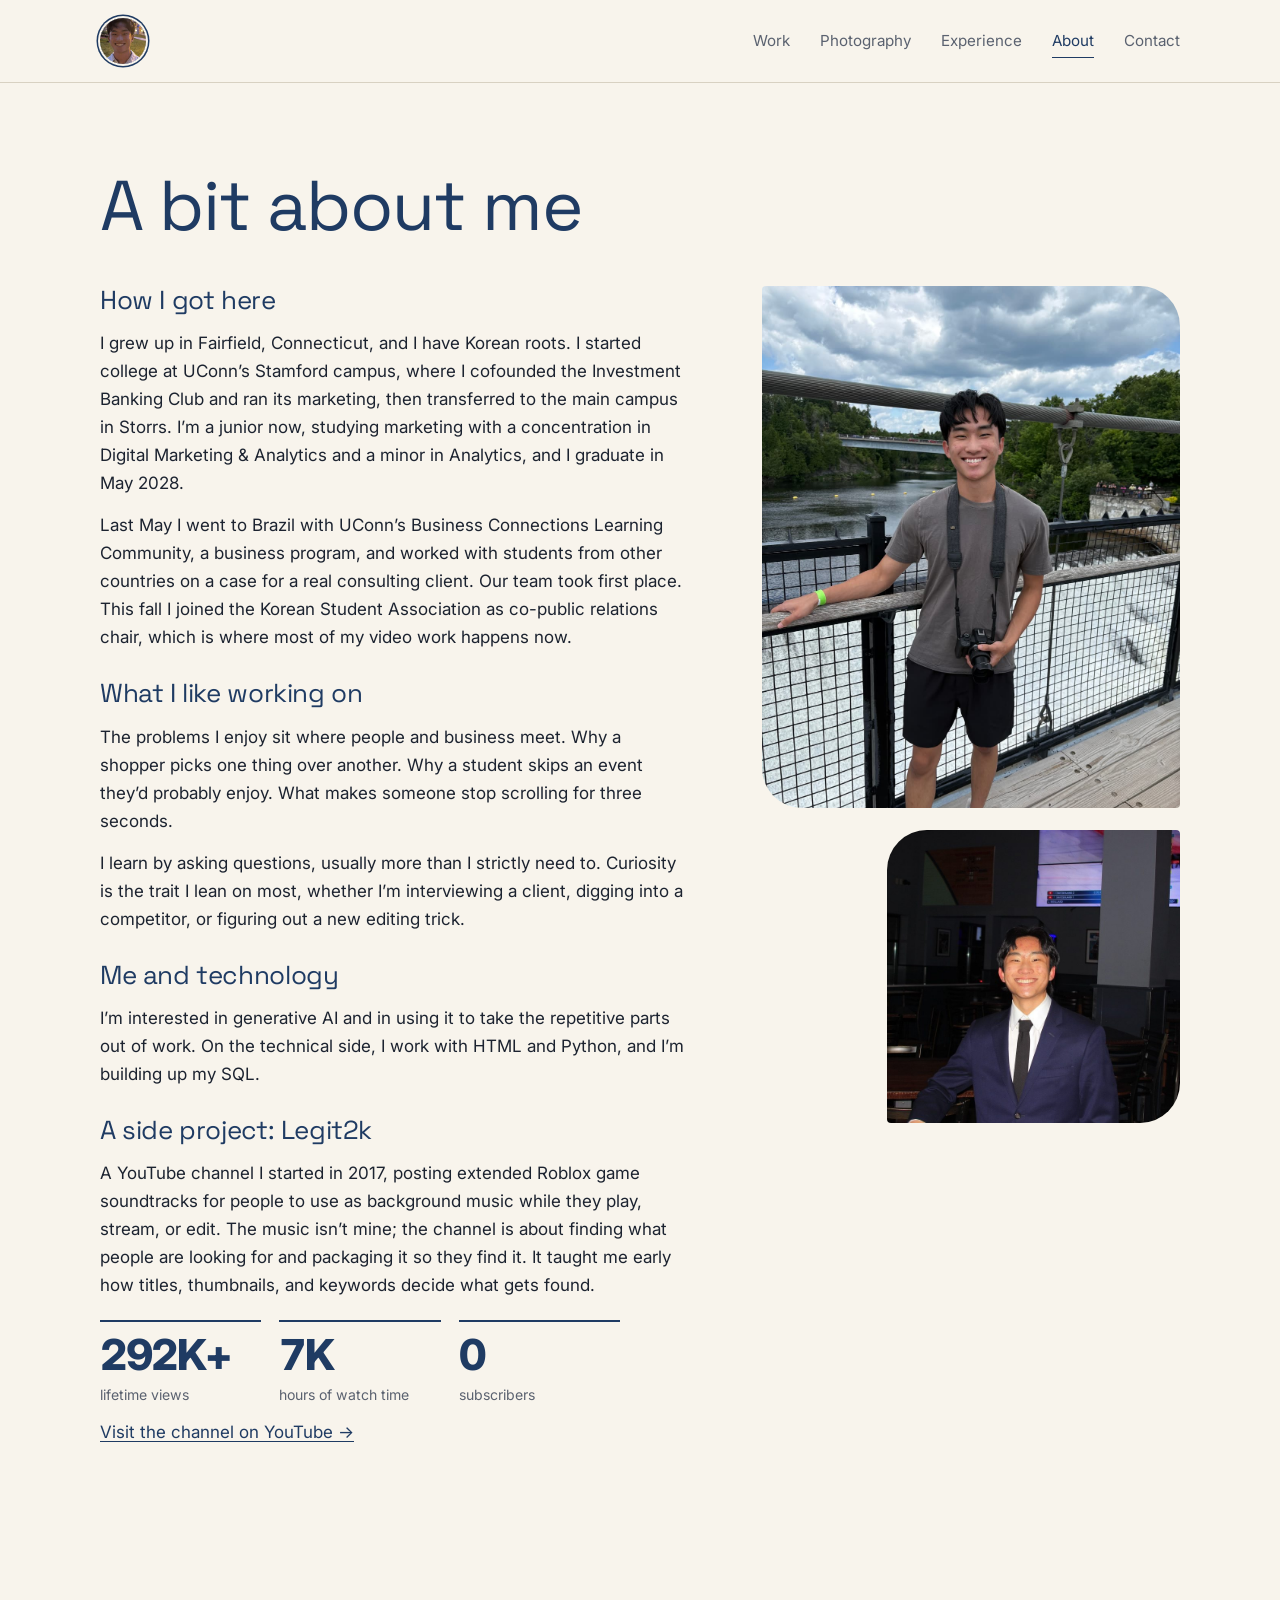
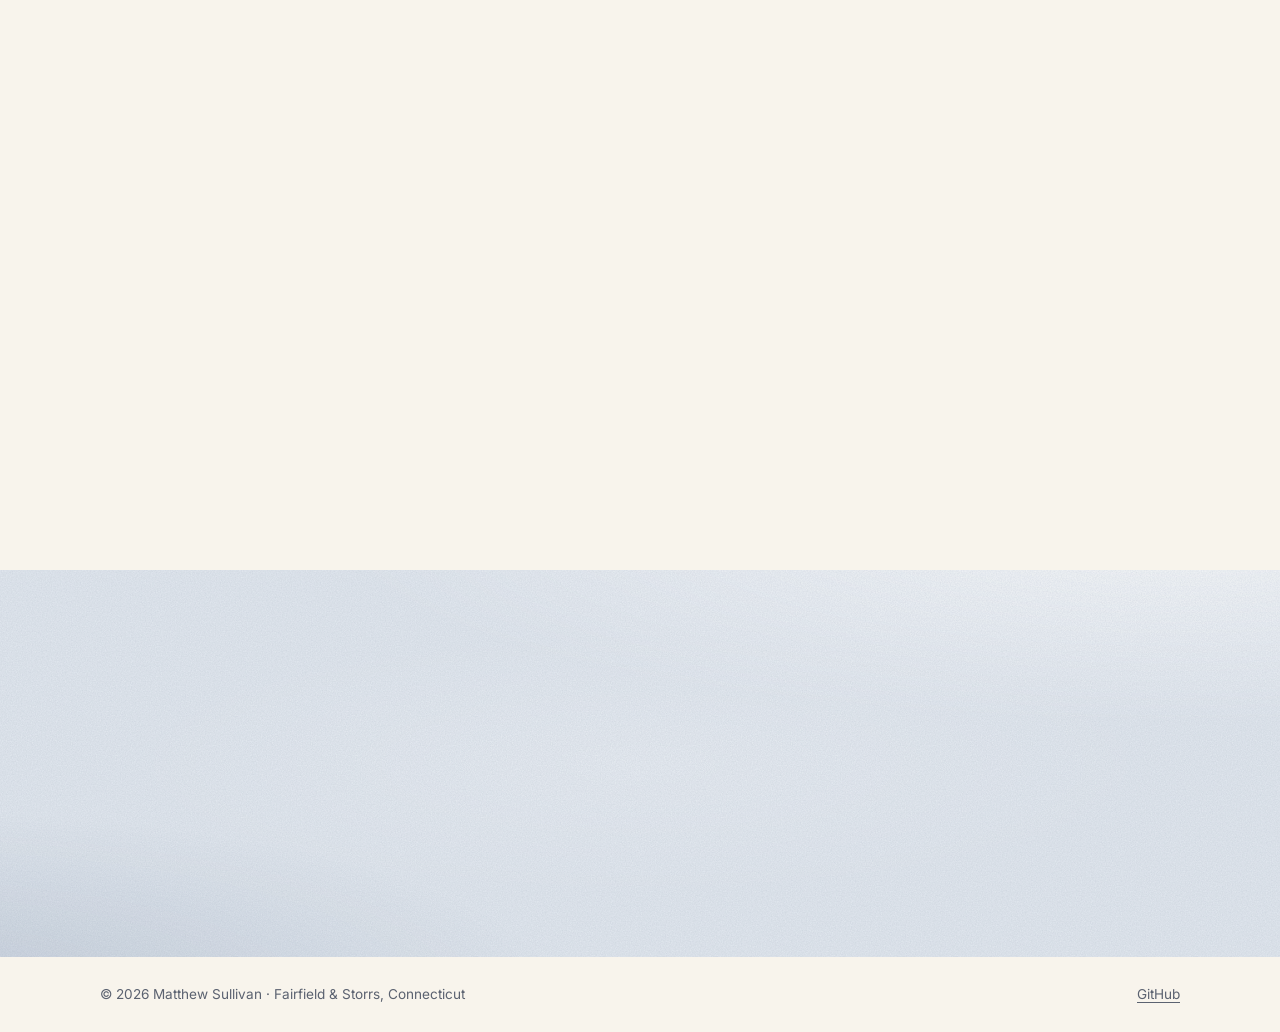
<file: about.html>
<!doctype html>
<html lang="en">
<head>
<meta charset="utf-8">
<meta name="viewport" content="width=device-width, initial-scale=1, viewport-fit=cover">
<title>About &middot; Matthew Sullivan</title>
<meta name="description" content="About Matthew Sullivan: background, how he works, and what he does outside of work.">
<link rel="icon" href="data:image/svg+xml,%3Csvg xmlns='http://www.w3.org/2000/svg' viewBox='0 0 32 32'%3E%3Ccircle cx='16' cy='16' r='9' fill='%231F3B63'/%3E%3C/svg%3E">
<meta name="theme-color" content="#F8F4EC" media="(prefers-color-scheme: light)">
<meta name="theme-color" content="#11161E" media="(prefers-color-scheme: dark)">
<link rel="apple-touch-icon" href="assets/img/apple-touch-icon.png">
<link rel="preconnect" href="https://fonts.googleapis.com">
<link rel="preconnect" href="https://fonts.gstatic.com" crossorigin>
<link rel="stylesheet" href="https://fonts.googleapis.com/css2?family=Homemade+Apple&family=Inter:wght@400;500;600;700;800&family=Space+Grotesk:wght@400;500;600;700&display=swap">
<link rel="stylesheet" href="assets/css/site.css">
</head>
<body>
<a class="skip" href="#main">Skip to content</a>

<header class="site-head">
  <div class="wrap">
    <a class="brand" href="./"><img src="assets/img/matthew-avatar.jpg" alt="Matthew Sullivan, home" width="80" height="80"><span class="brand-name" aria-hidden="true">Matthew Sullivan</span></a>
    <nav class="nav" aria-label="Main">
      <a href="work.html">Work</a>
      <a href="photography.html">Photography</a>
      <a href="experience.html">Experience</a>
      <a href="about.html" aria-current="page">About</a>
      <a href="./#contact">Contact</a>
    </nav>
  </div>
</header>

<main id="main">
  <div class="wrap page-head">
    <h1>A bit about me</h1>
  </div>

  <div class="wrap about-grid" style="padding-bottom:clamp(64px,9vw,110px)">
    <div>
      <div class="about-section prose">
        <h2>How I got here</h2>
        <p>I grew up in Fairfield, Connecticut, and I have Korean roots. I started college at UConn&rsquo;s Stamford campus, where I cofounded the Investment Banking Club and ran its marketing, then transferred to the main campus in Storrs. I&rsquo;m a junior now, studying marketing with a concentration in Digital Marketing &amp; Analytics and a minor in Analytics, and I graduate in May 2028.</p>
        <p>Last May I went to Brazil with UConn&rsquo;s Business Connections Learning Community, a business program, and worked with students from other countries on a case for a real consulting client. Our team took first place. This fall I joined the Korean Student Association as co-public relations chair, which is where most of my video work happens now.</p>
      </div>

      <div class="about-section prose">
        <h2>What I like working on</h2>
        <p>The problems I enjoy sit where people and business meet. Why a shopper picks one thing over another. Why a student skips an event they&rsquo;d probably enjoy. What makes someone stop scrolling for three seconds.</p>
        <p>I learn by asking questions, usually more than I strictly need to. Curiosity is the trait I lean on most, whether I&rsquo;m interviewing a client, digging into a competitor, or figuring out a new editing trick.</p>
      </div>

      <div class="about-section prose">
        <h2>Me and technology</h2>
        <p>I&rsquo;m interested in generative AI and in using it to take the repetitive parts out of work. On the technical side, I work with HTML and Python, and I&rsquo;m building up my SQL.</p>
      </div>
      <div class="about-section prose side-project">
        <h2>A side project: Legit2k</h2>
        <p>A YouTube channel I started in 2017, posting extended Roblox game soundtracks for people to use as background music while they play, stream, or edit. The music isn&rsquo;t mine; the channel is about finding what people are looking for and packaging it so they find it. It taught me early how titles, thumbnails, and keywords decide what gets found.</p>
        <dl class="stats">
          <div><dt>476K+</dt><dd>lifetime views</dd></div>
          <div><dt>19K</dt><dd>hours of watch time</dd></div>
          <div><dt>629</dt><dd>subscribers</dd></div>
        </dl>
        <p><a href="https://www.youtube.com/@legit2k508" rel="noopener">Visit the channel on YouTube &rarr;</a></p>
      </div>

      <div class="about-section">
        <h2>Outside of work</h2>
        <dl class="offhours">
          <div><dt>Music</dt><dd>I play guitar, piano, drums, and bass, I DJ, and I produce beats and rock music in FL Studio. I&rsquo;m into music theory, and my playlists are full of The Beatles, Jackson Browne, and the Eagles.</dd></div>
          <div><dt>Basketball &amp; the Knicks</dt><dd>I&rsquo;ve followed the Knicks through plenty of rough seasons. I love playing basketball, and my first NBA game was at Madison Square Garden.</dd></div>
          <div><dt>Photography &amp; film</dt><dd>I love capturing candid moments, experimenting with cameras, and turning everyday experiences into something worth remembering.</dd></div>
          <div><dt>Languages &amp; culture</dt><dd>I&rsquo;m learning Spanish and Korean, with some Portuguese and French along the way. I love discovering how people live and connect across cultures.</dd></div>
          <div><dt>People &amp; psychology</dt><dd>I&rsquo;m fascinated by what makes people tick, the experiences that shape us, and conversations that make you see the world differently.</dd></div>
          <div><dt>Building &amp; exploring</dt><dd>I like experimenting with AI, making random projects, exploring new places, and learning things simply because I&rsquo;m curious.</dd></div>
        </dl>
      </div>
    </div>

    <aside class="about-photos" aria-label="Photos">
      <figure>
        <img class="a" src="assets/img/matthew-bridge.jpg" alt="Matthew smiling on a footbridge over a waterfall, a Canon camera around his neck" width="1100" height="1466">
      </figure>
      <figure>
        <img class="b" src="assets/img/photos/matthew-suit.jpg" alt="Matthew in a navy suit, smiling in a sports bar with games on the screens behind him" width="1086" height="724" loading="lazy">
      </figure>
    </aside>
  </div>

  <section class="contact" id="contact" aria-labelledby="contact-h">
    <div class="wrap">
      <div class="prose">
        <p class="eyebrow">Contact</p>
        <h2 id="contact-h">Let&rsquo;s Talk</h2>
        <p>If you want to work together, talk about a project, or just compare notes on the Knicks, email is the best way to reach me.</p>
      </div>
      <div class="touch">
        <p class="touch-h">Get in <em>touch!</em></p>
        <ul class="touch-icons">
          <li><a href="https://www.linkedin.com/in/matthewhsullivan" rel="noopener" aria-label="LinkedIn"><svg viewBox="0 0 24 24" aria-hidden="true" focusable="false"><path fill="currentColor" d="M20.447 20.452h-3.554v-5.569c0-1.328-.027-3.037-1.852-3.037c-1.853 0-2.136 1.445-2.136 2.939v5.667H9.351V9h3.414v1.561h.046c.477-.9 1.637-1.85 3.37-1.85c3.601 0 4.267 2.37 4.267 5.455v6.286zM5.337 7.433a2.06 2.06 0 0 1-2.063-2.065a2.064 2.064 0 1 1 2.063 2.065m1.782 13.019H3.555V9h3.564zM22.225 0H1.771C.792 0 0 .774 0 1.729v20.542C0 23.227.792 24 1.771 24h20.451C23.2 24 24 23.227 24 22.271V1.729C24 .774 23.2 0 22.222 0z"/></svg><span>LinkedIn</span></a></li>
          <li><a href="https://www.instagram.com/m_sull6/" rel="noopener" aria-label="Instagram, @m_sull6"><svg viewBox="0 0 24 24" aria-hidden="true" focusable="false"><path fill="currentColor" d="M7.03.084c-1.277.06-2.149.264-2.91.563a5.9 5.9 0 0 0-2.124 1.388a5.9 5.9 0 0 0-1.38 2.127C.321 4.926.12 5.8.064 7.076s-.069 1.688-.063 4.947s.021 3.667.083 4.947c.061 1.277.264 2.149.563 2.911c.308.789.72 1.457 1.388 2.123a5.9 5.9 0 0 0 2.129 1.38c.763.295 1.636.496 2.913.552c1.278.056 1.689.069 4.947.063s3.668-.021 4.947-.082c1.28-.06 2.147-.265 2.91-.563a5.9 5.9 0 0 0 2.123-1.388a5.9 5.9 0 0 0 1.38-2.129c.295-.763.496-1.636.551-2.912c.056-1.28.07-1.69.063-4.948c-.006-3.258-.02-3.667-.081-4.947c-.06-1.28-.264-2.148-.564-2.911a5.9 5.9 0 0 0-1.387-2.123a5.9 5.9 0 0 0-2.128-1.38c-.764-.294-1.636-.496-2.914-.55C15.647.009 15.236-.006 11.977 0S8.31.021 7.03.084m.14 21.693c-1.17-.05-1.805-.245-2.228-.408a3.7 3.7 0 0 1-1.382-.895a3.7 3.7 0 0 1-.9-1.378c-.165-.423-.363-1.058-.417-2.228c-.06-1.264-.072-1.644-.08-4.848c-.006-3.204.006-3.583.061-4.848c.05-1.169.246-1.805.408-2.228c.216-.561.477-.96.895-1.382a3.7 3.7 0 0 1 1.379-.9c.423-.165 1.057-.361 2.227-.417c1.265-.06 1.644-.072 4.848-.08c3.203-.006 3.583.006 4.85.062c1.168.05 1.804.244 2.227.408c.56.216.96.475 1.382.895s.681.817.9 1.378c.165.422.362 1.056.417 2.227c.06 1.265.074 1.645.08 4.848c.005 3.203-.006 3.583-.061 4.848c-.051 1.17-.245 1.805-.408 2.23c-.216.56-.477.96-.896 1.38a3.7 3.7 0 0 1-1.378.9c-.422.165-1.058.362-2.226.418c-1.266.06-1.645.072-4.85.079s-3.582-.006-4.848-.06m9.783-16.192a1.44 1.44 0 1 0 1.437-1.442a1.44 1.44 0 0 0-1.437 1.442M5.839 12.012a6.161 6.161 0 1 0 12.323-.024a6.162 6.162 0 0 0-12.323.024M8 12.008A4 4 0 1 1 12.008 16A4 4 0 0 1 8 12.008"/></svg><span>Instagram</span></a></li>
          <li><a href="mailto:matthew.h.sullivan@uconn.edu" aria-label="Email Matthew"><svg viewBox="0 0 24 24" aria-hidden="true" focusable="false"><path fill="currentColor" d="m20 8l-8 5l-8-5V6l8 5l8-5m0-2H4c-1.11 0-2 .89-2 2v12a2 2 0 0 0 2 2h16a2 2 0 0 0 2-2V6a2 2 0 0 0-2-2"/></svg><span>Email</span></a></li>
          <li><a href="assets/docs/Matthew-Sullivan-Resume.pdf" aria-label="R&eacute;sum&eacute; (PDF)"><svg viewBox="0 0 24 24" aria-hidden="true" focusable="false"><path fill="currentColor" d="M13 9h5.5L13 3.5zM6 2h8l6 6v12a2 2 0 0 1-2 2H6a2 2 0 0 1-2-2V4c0-1.11.89-2 2-2m8 18v-1c0-1.33-2.67-2-4-2s-4 .67-4 2v1zm-4-8a2 2 0 0 0-2 2a2 2 0 0 0 2 2a2 2 0 0 0 2-2a2 2 0 0 0-2-2"/></svg><span>R&eacute;sum&eacute;</span></a></li>
        </ul>
        <p class="touch-mail"><a class="addr" href="mailto:matthew.h.sullivan@uconn.edu">matthew.h.sullivan@uconn.edu</a><button class="copy" type="button" data-copy="matthew.h.sullivan@uconn.edu">Copy</button></p>
      </div>
    </div>
  </section>
</main>

<footer class="site-foot">
  <div class="wrap">
    <span>&copy; <span id="year">2026</span> Matthew Sullivan &middot; Fairfield &amp; Storrs, Connecticut</span>
    <a href="https://github.com/matthewhsullivan" rel="noopener">GitHub</a>
  </div>
</footer>
<script src="assets/js/site.js"></script>
</body>
</html>
</file>
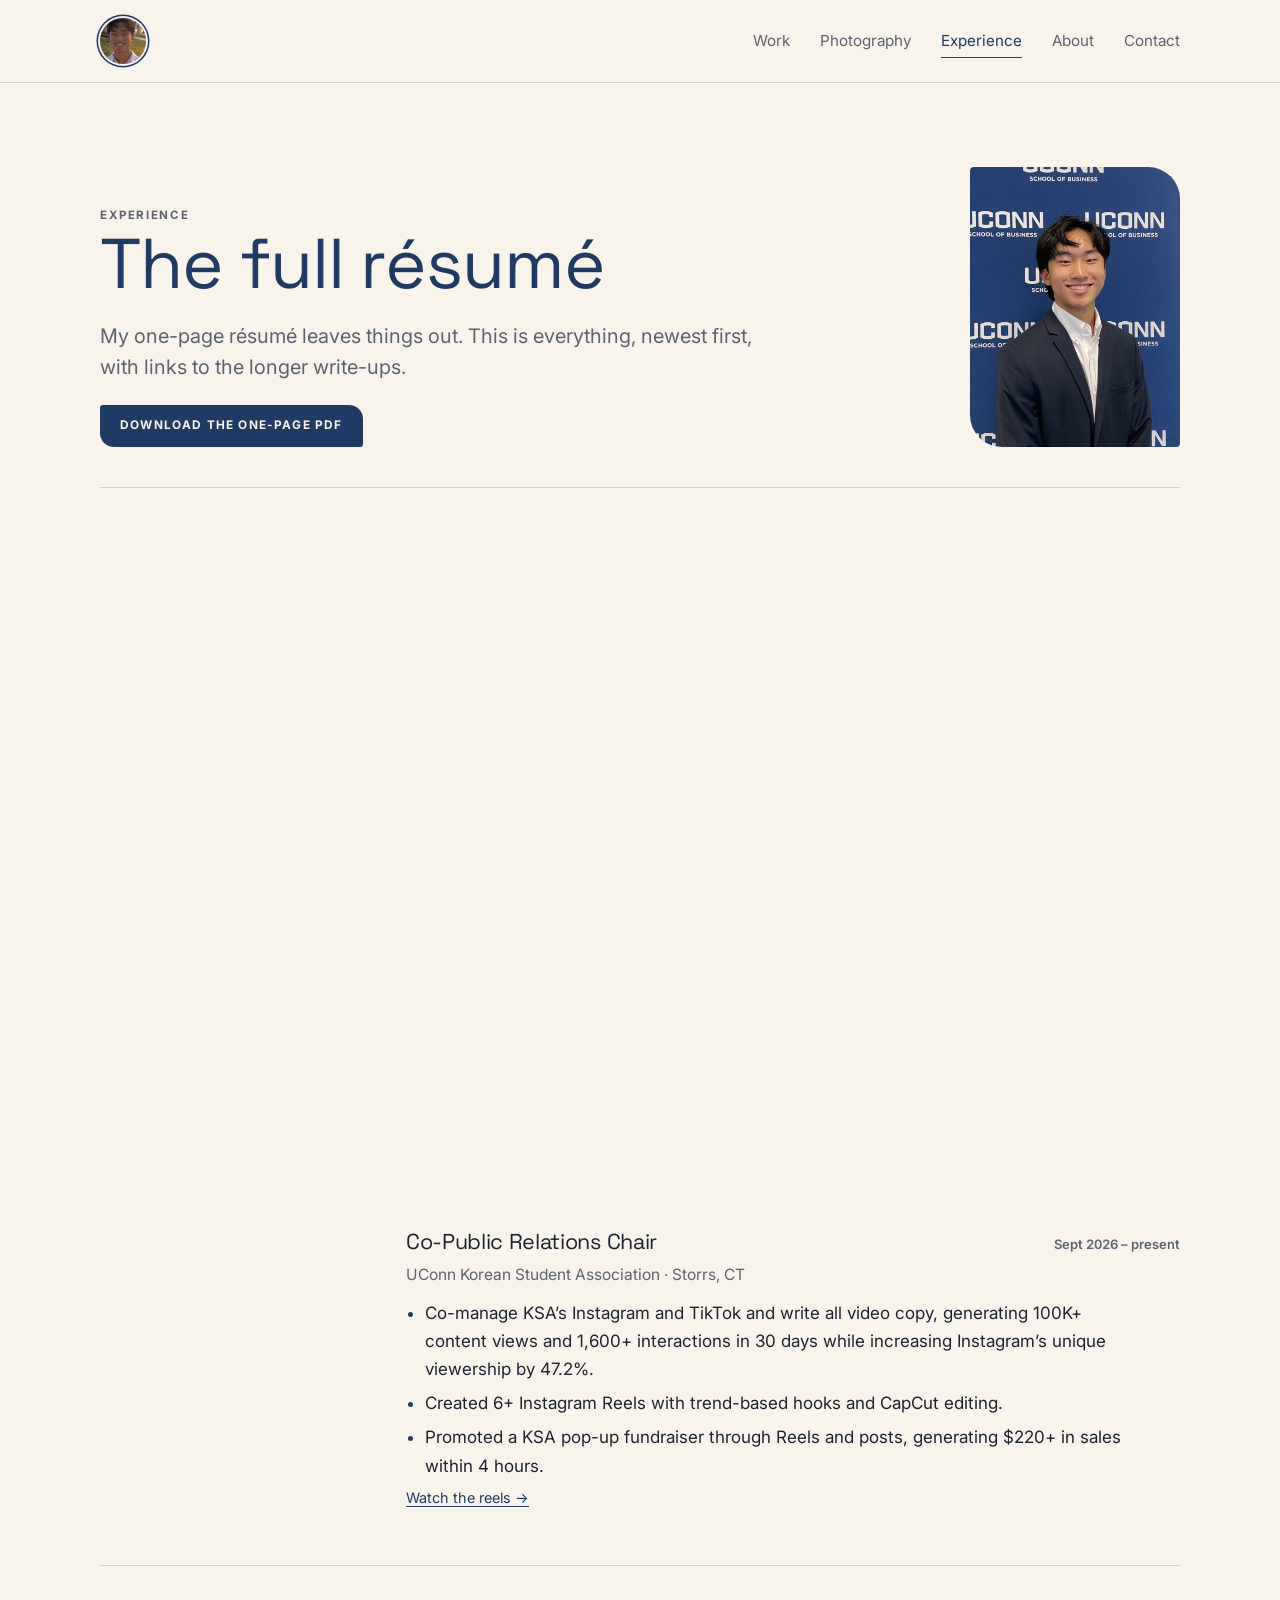
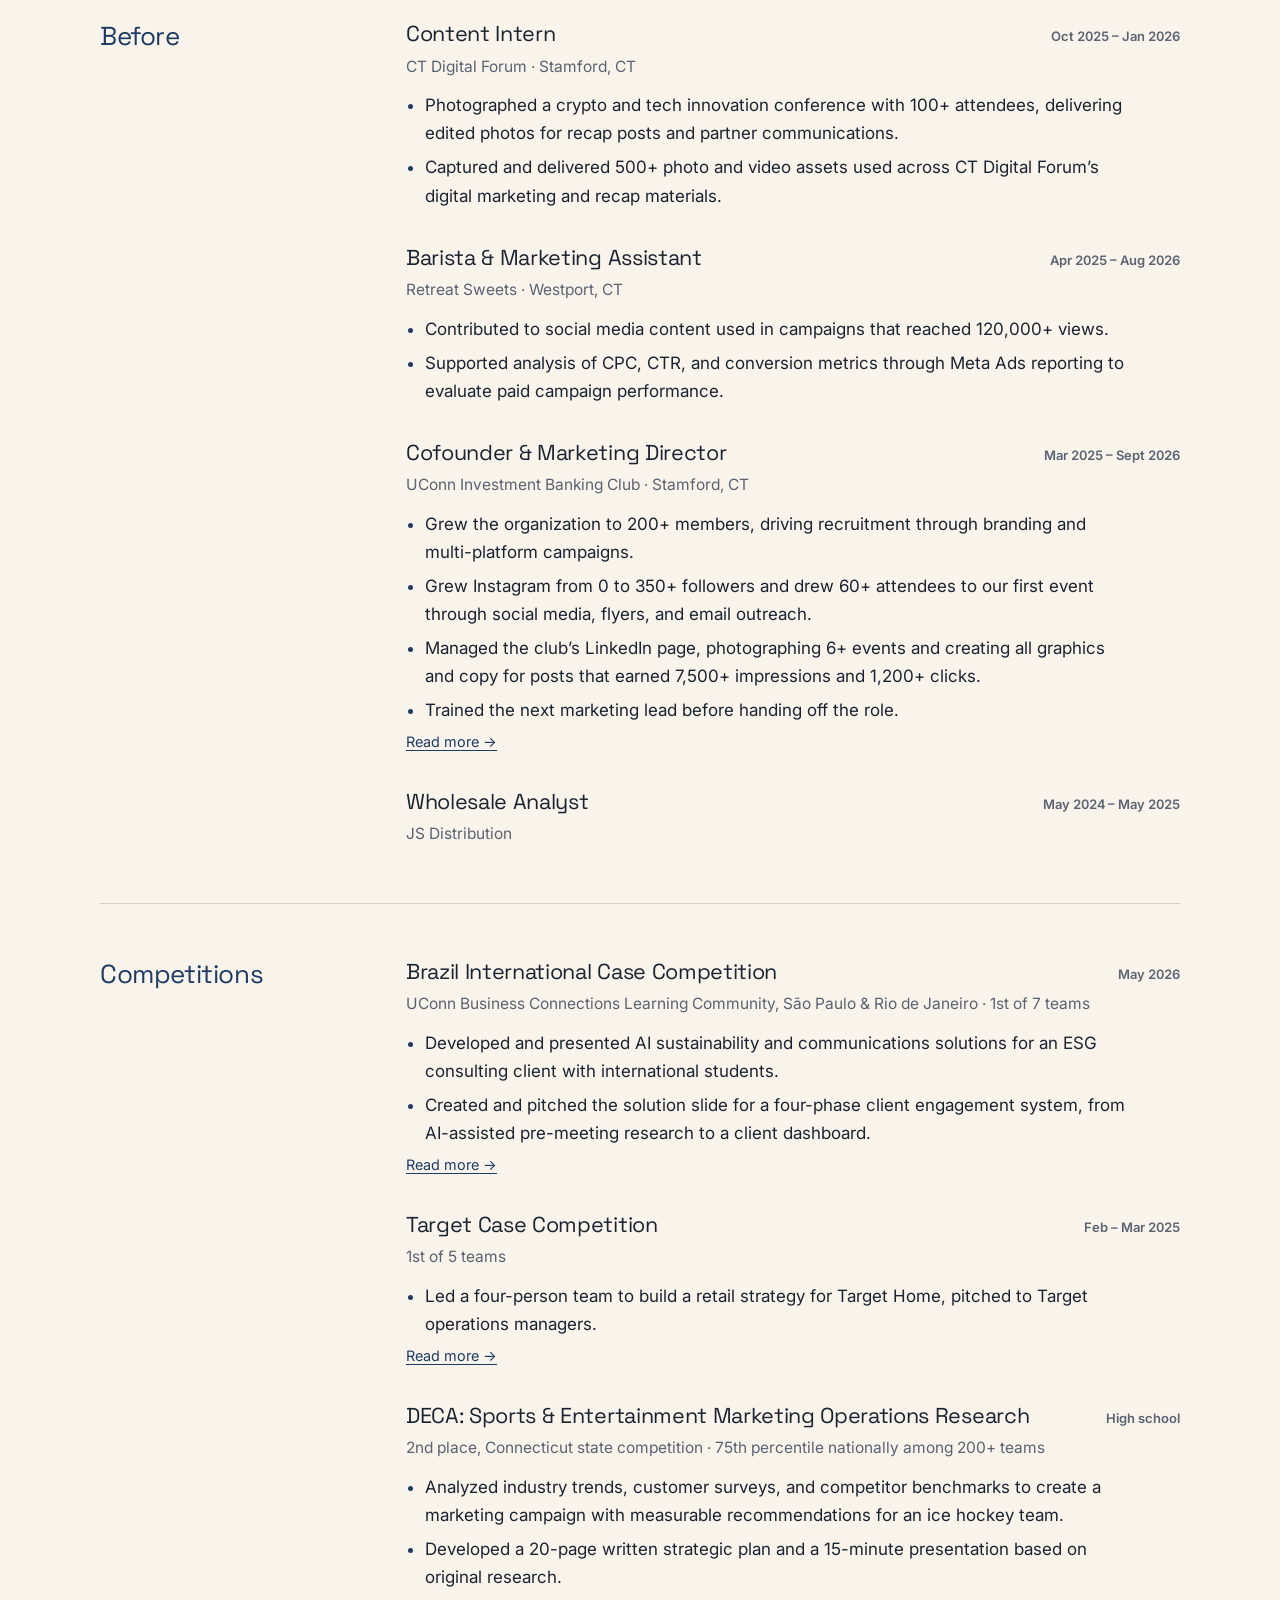
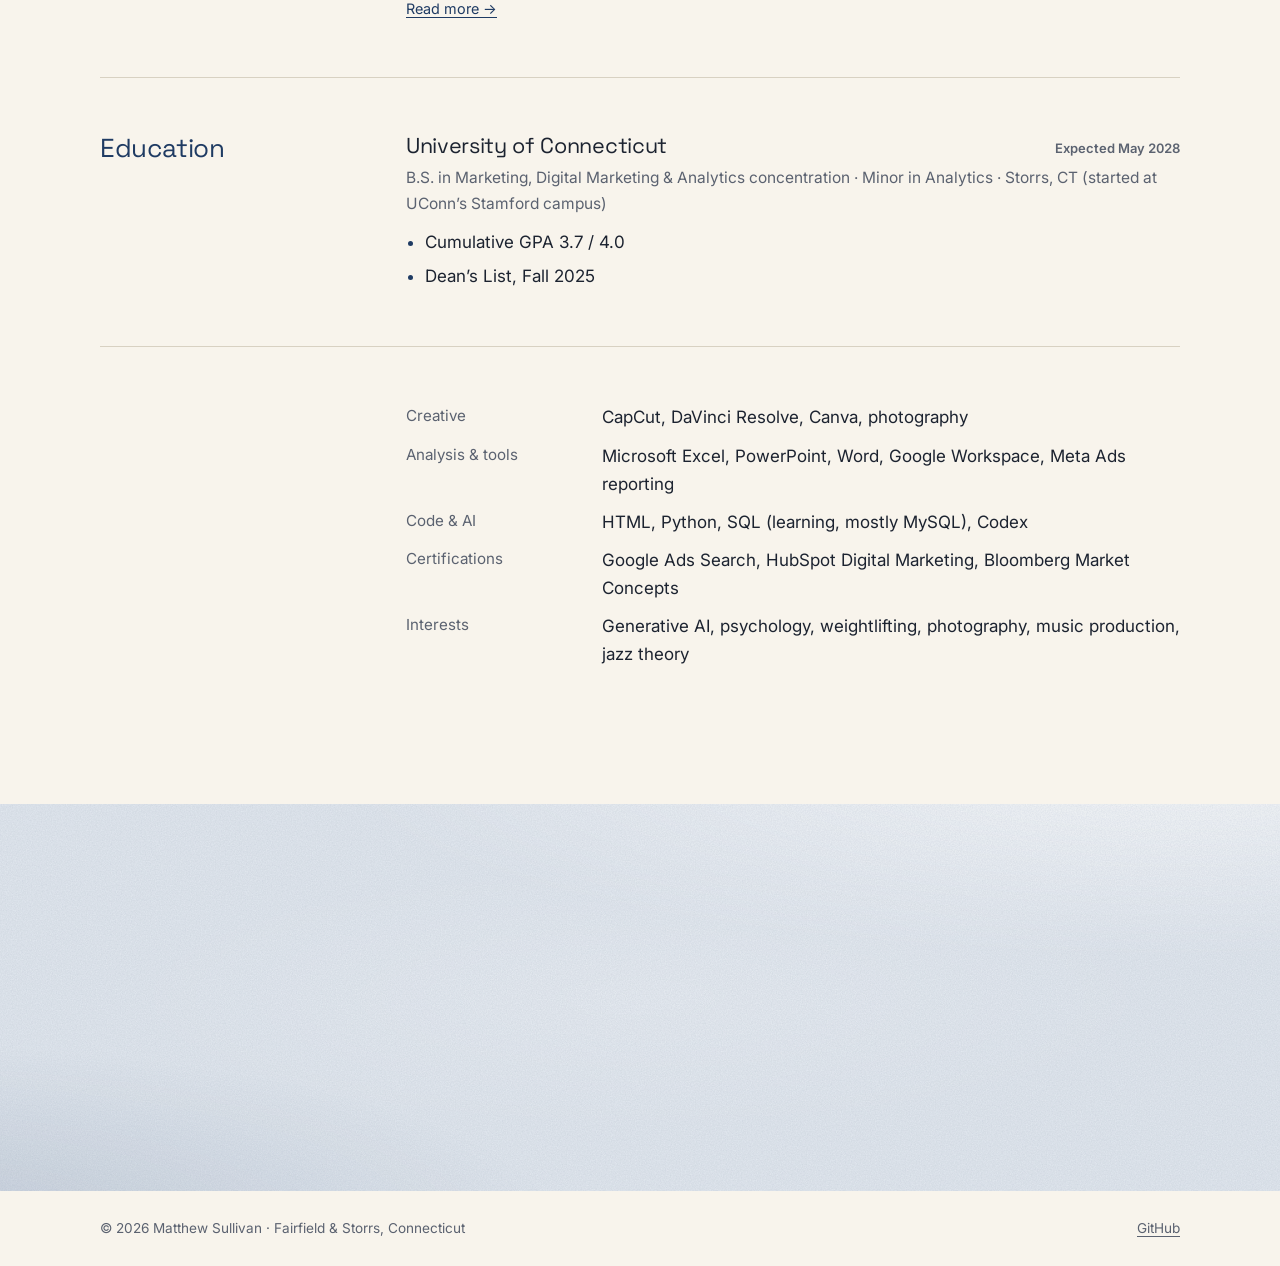
<file: experience.html>
<!doctype html>
<html lang="en">
<head>
<meta charset="utf-8">
<meta name="viewport" content="width=device-width, initial-scale=1, viewport-fit=cover">
<title>Experience &middot; Matthew Sullivan</title>
<meta name="description" content="Matthew Sullivan's full résumé: roles, leadership, competitions, education, and skills.">
<link rel="icon" href="data:image/svg+xml,%3Csvg xmlns='http://www.w3.org/2000/svg' viewBox='0 0 32 32'%3E%3Ccircle cx='16' cy='16' r='9' fill='%231F3B63'/%3E%3C/svg%3E">
<meta name="theme-color" content="#F8F4EC" media="(prefers-color-scheme: light)">
<meta name="theme-color" content="#11161E" media="(prefers-color-scheme: dark)">
<link rel="apple-touch-icon" href="assets/img/apple-touch-icon.png">
<link rel="preconnect" href="https://fonts.googleapis.com">
<link rel="preconnect" href="https://fonts.gstatic.com" crossorigin>
<link rel="stylesheet" href="https://fonts.googleapis.com/css2?family=Homemade+Apple&family=Inter:wght@400;500;600;700;800&family=Space+Grotesk:wght@400;500;600;700&display=swap">
<link rel="stylesheet" href="assets/css/site.css">
</head>
<body>
<a class="skip" href="#main">Skip to content</a>

<header class="site-head">
  <div class="wrap">
    <a class="brand" href="./"><img src="assets/img/matthew-avatar.jpg" alt="Matthew Sullivan, home" width="80" height="80"><span class="brand-name" aria-hidden="true">Matthew Sullivan</span></a>
    <nav class="nav" aria-label="Main">
      <a href="work.html">Work</a>
      <a href="photography.html">Photography</a>
      <a href="experience.html" aria-current="page">Experience</a>
      <a href="about.html">About</a>
      <a href="./#contact">Contact</a>
    </nav>
  </div>
</header>

<main id="main">
  <div class="wrap page-head exp-head">
    <div>
      <p class="eyebrow">Experience</p>
      <h1>The full r&eacute;sum&eacute;</h1>
      <p class="lede">My one-page r&eacute;sum&eacute; leaves things out. This is everything, newest first, with links to the longer write-ups.</p>
      <div class="links" style="margin-top:22px">
        <a class="btn" href="assets/docs/Matthew-Sullivan-Resume.pdf">Download the one-page PDF</a>
      </div>
    </div>
    <img src="assets/img/photos/matthew-headshot.jpg" alt="Headshot of Matthew in a navy blazer in front of a UConn School of Business backdrop" width="768" height="1024">
  </div>

  <div class="wrap">
    <section class="ledger-group" aria-labelledby="now-h">
      <h2 id="now-h">Now</h2>
      <div class="entries">
        <div class="entry">
          <div class="entry-top"><h3>Student Marketing Consultant</h3><span class="date">Sept 2026 &ndash; present</span></div>
          <p class="org">UConn Venture Marketing Labs &middot; Storrs, CT</p>
          <ul>
            <li>Analyzed 9 graduate and MBA programs to benchmark positioning for UConn&rsquo;s Social Responsibility &amp; Impact in Business (SRIB) master&rsquo;s program, and proposed 4 career tracks.</li>
            <li>Presented competitor analysis to SRIB program leaders and assessed recruitment touchpoints and messaging gaps.</li>
            <li>Outlined 7 campus outreach tactics and survey concepts to expand SRIB awareness beyond the School of Business.</li>
          </ul>
          <a class="more" href="work.html#srib">Read more &rarr;</a>
        </div>
        <div class="entry">
          <div class="entry-top"><h3>Marketing Assistant</h3><span class="date">Sept 2026 &ndash; present</span></div>
          <p class="org">von der Mehden Recital Hall &middot; Storrs, CT</p>
          <ul>
            <li>Produced 5+ branded concert programs, turning editor manuscripts into print booklets aligned with UConn brand standards.</li>
            <li>Pitched advance online pricing and cashless messaging to shift buyers away from 90% door sales, toward management&rsquo;s 45&ndash;50% goal.</li>
            <li>Designed an AI program builder with Claude (the AI wrote the code; I defined, tested, and refined it) that applies 90+ formatting rules and exports print and digital programs, cutting formatting from about 1 hour to seconds per program; used on 12+ programs.</li>
          </ul>
          <a class="more" href="work.html#vdm">Read more &rarr;</a>
        </div>
        <div class="entry">
          <div class="entry-top"><h3>Co-Public Relations Chair</h3><span class="date">Sept 2026 &ndash; present</span></div>
          <p class="org">UConn Korean Student Association &middot; Storrs, CT</p>
          <ul>
            <li>Co-manage KSA&rsquo;s Instagram and TikTok and write all video copy, generating 100K+ content views and 1,600+ interactions in 30 days while increasing Instagram&rsquo;s unique viewership by 47.2%.</li>
            <li>Created 6+ Instagram Reels with trend-based hooks and CapCut editing.</li>
            <li>Promoted a KSA pop-up fundraiser through Reels and posts, generating $220+ in sales within 4 hours.</li>
          </ul>
          <a class="more" href="work.html#ksa">Watch the reels &rarr;</a>
        </div>
      </div>
    </section>

    <section class="ledger-group" aria-labelledby="before-h">
      <h2 id="before-h">Before</h2>
      <div class="entries">
        <div class="entry">
          <div class="entry-top"><h3>Content Intern</h3><span class="date">Oct 2025 &ndash; Jan 2026</span></div>
          <p class="org">CT Digital Forum &middot; Stamford, CT</p>
          <ul>
            <li>Photographed a crypto and tech innovation conference with 100+ attendees, delivering edited photos for recap posts and partner communications.</li>
            <li>Captured and delivered 500+ photo and video assets used across CT Digital Forum&rsquo;s digital marketing and recap materials.</li>
          </ul>
        </div>
        <div class="entry">
          <div class="entry-top"><h3>Barista &amp; Marketing Assistant</h3><span class="date">Apr 2025 &ndash; Aug 2026</span></div>
          <p class="org">Retreat Sweets &middot; Westport, CT</p>
          <ul>
            <li>Contributed to social media content used in campaigns that reached 120,000+ views.</li>
            <li>Supported analysis of CPC, CTR, and conversion metrics through Meta Ads reporting to evaluate paid campaign performance.</li>
          </ul>
        </div>
        <div class="entry">
          <div class="entry-top"><h3>Cofounder &amp; Marketing Director</h3><span class="date">Mar 2025 &ndash; Sept 2026</span></div>
          <p class="org">UConn Investment Banking Club &middot; Stamford, CT</p>
          <ul>
            <li>Grew the organization to 200+ members, driving recruitment through branding and multi-platform campaigns.</li>
            <li>Grew Instagram from 0 to 350+ followers and drew 60+ attendees to our first event through social media, flyers, and email outreach.</li>
            <li>Managed the club&rsquo;s LinkedIn page, photographing 6+ events and creating all graphics and copy for posts that earned 7,500+ impressions and 1,200+ clicks.</li>
            <li>Trained the next marketing lead before handing off the role.</li>
          </ul>
          <a class="more" href="work.html#ib-club">Read more &rarr;</a>
        </div>
        <div class="entry">
          <div class="entry-top"><h3>Wholesale Analyst</h3><span class="date">May 2024 &ndash; May 2025</span></div>
          <p class="org">JS Distribution</p>
        </div>
      </div>
    </section>

    <section class="ledger-group" aria-labelledby="comp-h">
      <h2 id="comp-h">Competitions</h2>
      <div class="entries">
        <div class="entry">
          <div class="entry-top"><h3>Brazil International Case Competition</h3><span class="date">May 2026</span></div>
          <p class="org">UConn Business Connections Learning Community, S&atilde;o Paulo &amp; Rio de Janeiro &middot; 1st of 7 teams</p>
          <ul>
            <li>Developed and presented AI sustainability and communications solutions for an ESG consulting client with international students.</li>
            <li>Created and pitched the solution slide for a four-phase client engagement system, from AI-assisted pre-meeting research to a client dashboard.</li>
          </ul>
          <a class="more" href="work.html#brazil">Read more &rarr;</a>
        </div>
        <div class="entry">
          <div class="entry-top"><h3>Target Case Competition</h3><span class="date">Feb &ndash; Mar 2025</span></div>
          <p class="org">1st of 5 teams</p>
          <ul>
            <li>Led a four-person team to build a retail strategy for Target Home, pitched to Target operations managers.</li>
          </ul>
          <a class="more" href="work.html#target">Read more &rarr;</a>
        </div>
        <div class="entry">
          <div class="entry-top"><h3>DECA: Sports &amp; Entertainment Marketing Operations Research</h3><span class="date">High school</span></div>
          <p class="org">2nd place, Connecticut state competition &middot; 75th percentile nationally among 200+ teams</p>
          <ul>
            <li>Analyzed industry trends, customer surveys, and competitor benchmarks to create a marketing campaign with measurable recommendations for an ice hockey team.</li>
            <li>Developed a 20-page written strategic plan and a 15-minute presentation based on original research.</li>
          </ul>
          <a class="more" href="work.html#deca">Read more &rarr;</a>
        </div>
      </div>
    </section>

    <section class="ledger-group" aria-labelledby="edu-h">
      <h2 id="edu-h">Education</h2>
      <div class="entries">
        <div class="entry">
          <div class="entry-top"><h3>University of Connecticut</h3><span class="date">Expected May 2028</span></div>
          <p class="org">B.S. in Marketing, Digital Marketing &amp; Analytics concentration &middot; Minor in Analytics &middot; Storrs, CT (started at UConn&rsquo;s Stamford campus)</p>
          <ul>
            <li>Cumulative GPA 3.7 / 4.0</li>
            <li>Dean&rsquo;s List, Fall 2025</li>
          </ul>
        </div>
      </div>
    </section>

    <section class="ledger-group" aria-labelledby="skills-h" style="margin-bottom:clamp(48px,7vw,80px)">
      <h2 id="skills-h">Skills</h2>
      <dl class="kv">
        <dt>Creative</dt><dd>CapCut, DaVinci Resolve, Canva, photography</dd>
        <dt>Analysis &amp; tools</dt><dd>Microsoft Excel, PowerPoint, Word, Google Workspace, Meta Ads reporting</dd>
        <dt>Code &amp; AI</dt><dd>HTML, Python, SQL (learning, mostly MySQL), Codex</dd>
        <dt>Certifications</dt><dd>Google Ads Search, HubSpot Digital Marketing, Bloomberg Market Concepts</dd>
        <dt>Interests</dt><dd>Generative AI, psychology, weightlifting, photography, music production, jazz theory</dd>
      </dl>
    </section>
  </div>

  <section class="contact" id="contact" aria-labelledby="contact-h">
    <div class="wrap">
      <div class="prose">
        <p class="eyebrow">Contact</p>
        <h2 id="contact-h">Let&rsquo;s stay in touch</h2>
        <p>I&rsquo;m looking for summer 2027 internships in marketing, content, sales, or any business role. Email is the fastest way to reach me.</p>
      </div>
      <div class="touch">
        <p class="touch-h">Get in <em>touch!</em></p>
        <ul class="touch-icons">
          <li><a href="https://www.linkedin.com/in/matthewhsullivan" rel="noopener" aria-label="LinkedIn"><svg viewBox="0 0 24 24" aria-hidden="true" focusable="false"><path fill="currentColor" d="M20.447 20.452h-3.554v-5.569c0-1.328-.027-3.037-1.852-3.037c-1.853 0-2.136 1.445-2.136 2.939v5.667H9.351V9h3.414v1.561h.046c.477-.9 1.637-1.85 3.37-1.85c3.601 0 4.267 2.37 4.267 5.455v6.286zM5.337 7.433a2.06 2.06 0 0 1-2.063-2.065a2.064 2.064 0 1 1 2.063 2.065m1.782 13.019H3.555V9h3.564zM22.225 0H1.771C.792 0 0 .774 0 1.729v20.542C0 23.227.792 24 1.771 24h20.451C23.2 24 24 23.227 24 22.271V1.729C24 .774 23.2 0 22.222 0z"/></svg><span>LinkedIn</span></a></li>
          <li><a href="https://www.instagram.com/m_sull6/" rel="noopener" aria-label="Instagram, @m_sull6"><svg viewBox="0 0 24 24" aria-hidden="true" focusable="false"><path fill="currentColor" d="M7.03.084c-1.277.06-2.149.264-2.91.563a5.9 5.9 0 0 0-2.124 1.388a5.9 5.9 0 0 0-1.38 2.127C.321 4.926.12 5.8.064 7.076s-.069 1.688-.063 4.947s.021 3.667.083 4.947c.061 1.277.264 2.149.563 2.911c.308.789.72 1.457 1.388 2.123a5.9 5.9 0 0 0 2.129 1.38c.763.295 1.636.496 2.913.552c1.278.056 1.689.069 4.947.063s3.668-.021 4.947-.082c1.28-.06 2.147-.265 2.91-.563a5.9 5.9 0 0 0 2.123-1.388a5.9 5.9 0 0 0 1.38-2.129c.295-.763.496-1.636.551-2.912c.056-1.28.07-1.69.063-4.948c-.006-3.258-.02-3.667-.081-4.947c-.06-1.28-.264-2.148-.564-2.911a5.9 5.9 0 0 0-1.387-2.123a5.9 5.9 0 0 0-2.128-1.38c-.764-.294-1.636-.496-2.914-.55C15.647.009 15.236-.006 11.977 0S8.31.021 7.03.084m.14 21.693c-1.17-.05-1.805-.245-2.228-.408a3.7 3.7 0 0 1-1.382-.895a3.7 3.7 0 0 1-.9-1.378c-.165-.423-.363-1.058-.417-2.228c-.06-1.264-.072-1.644-.08-4.848c-.006-3.204.006-3.583.061-4.848c.05-1.169.246-1.805.408-2.228c.216-.561.477-.96.895-1.382a3.7 3.7 0 0 1 1.379-.9c.423-.165 1.057-.361 2.227-.417c1.265-.06 1.644-.072 4.848-.08c3.203-.006 3.583.006 4.85.062c1.168.05 1.804.244 2.227.408c.56.216.96.475 1.382.895s.681.817.9 1.378c.165.422.362 1.056.417 2.227c.06 1.265.074 1.645.08 4.848c.005 3.203-.006 3.583-.061 4.848c-.051 1.17-.245 1.805-.408 2.23c-.216.56-.477.96-.896 1.38a3.7 3.7 0 0 1-1.378.9c-.422.165-1.058.362-2.226.418c-1.266.06-1.645.072-4.85.079s-3.582-.006-4.848-.06m9.783-16.192a1.44 1.44 0 1 0 1.437-1.442a1.44 1.44 0 0 0-1.437 1.442M5.839 12.012a6.161 6.161 0 1 0 12.323-.024a6.162 6.162 0 0 0-12.323.024M8 12.008A4 4 0 1 1 12.008 16A4 4 0 0 1 8 12.008"/></svg><span>Instagram</span></a></li>
          <li><a href="mailto:matthew.h.sullivan@uconn.edu" aria-label="Email Matthew"><svg viewBox="0 0 24 24" aria-hidden="true" focusable="false"><path fill="currentColor" d="m20 8l-8 5l-8-5V6l8 5l8-5m0-2H4c-1.11 0-2 .89-2 2v12a2 2 0 0 0 2 2h16a2 2 0 0 0 2-2V6a2 2 0 0 0-2-2"/></svg><span>Email</span></a></li>
          <li><a href="assets/docs/Matthew-Sullivan-Resume.pdf" aria-label="R&eacute;sum&eacute; (PDF)"><svg viewBox="0 0 24 24" aria-hidden="true" focusable="false"><path fill="currentColor" d="M13 9h5.5L13 3.5zM6 2h8l6 6v12a2 2 0 0 1-2 2H6a2 2 0 0 1-2-2V4c0-1.11.89-2 2-2m8 18v-1c0-1.33-2.67-2-4-2s-4 .67-4 2v1zm-4-8a2 2 0 0 0-2 2a2 2 0 0 0 2 2a2 2 0 0 0 2-2a2 2 0 0 0-2-2"/></svg><span>R&eacute;sum&eacute;</span></a></li>
        </ul>
        <p class="touch-mail"><a class="addr" href="mailto:matthew.h.sullivan@uconn.edu">matthew.h.sullivan@uconn.edu</a><button class="copy" type="button" data-copy="matthew.h.sullivan@uconn.edu">Copy</button></p>
      </div>
    </div>
  </section>
</main>

<footer class="site-foot">
  <div class="wrap">
    <span>&copy; <span id="year">2026</span> Matthew Sullivan &middot; Fairfield &amp; Storrs, Connecticut</span>
    <a href="https://github.com/matthewhsullivan" rel="noopener">GitHub</a>
  </div>
</footer>
<script src="assets/js/site.js"></script>
</body>
</html>
</file>
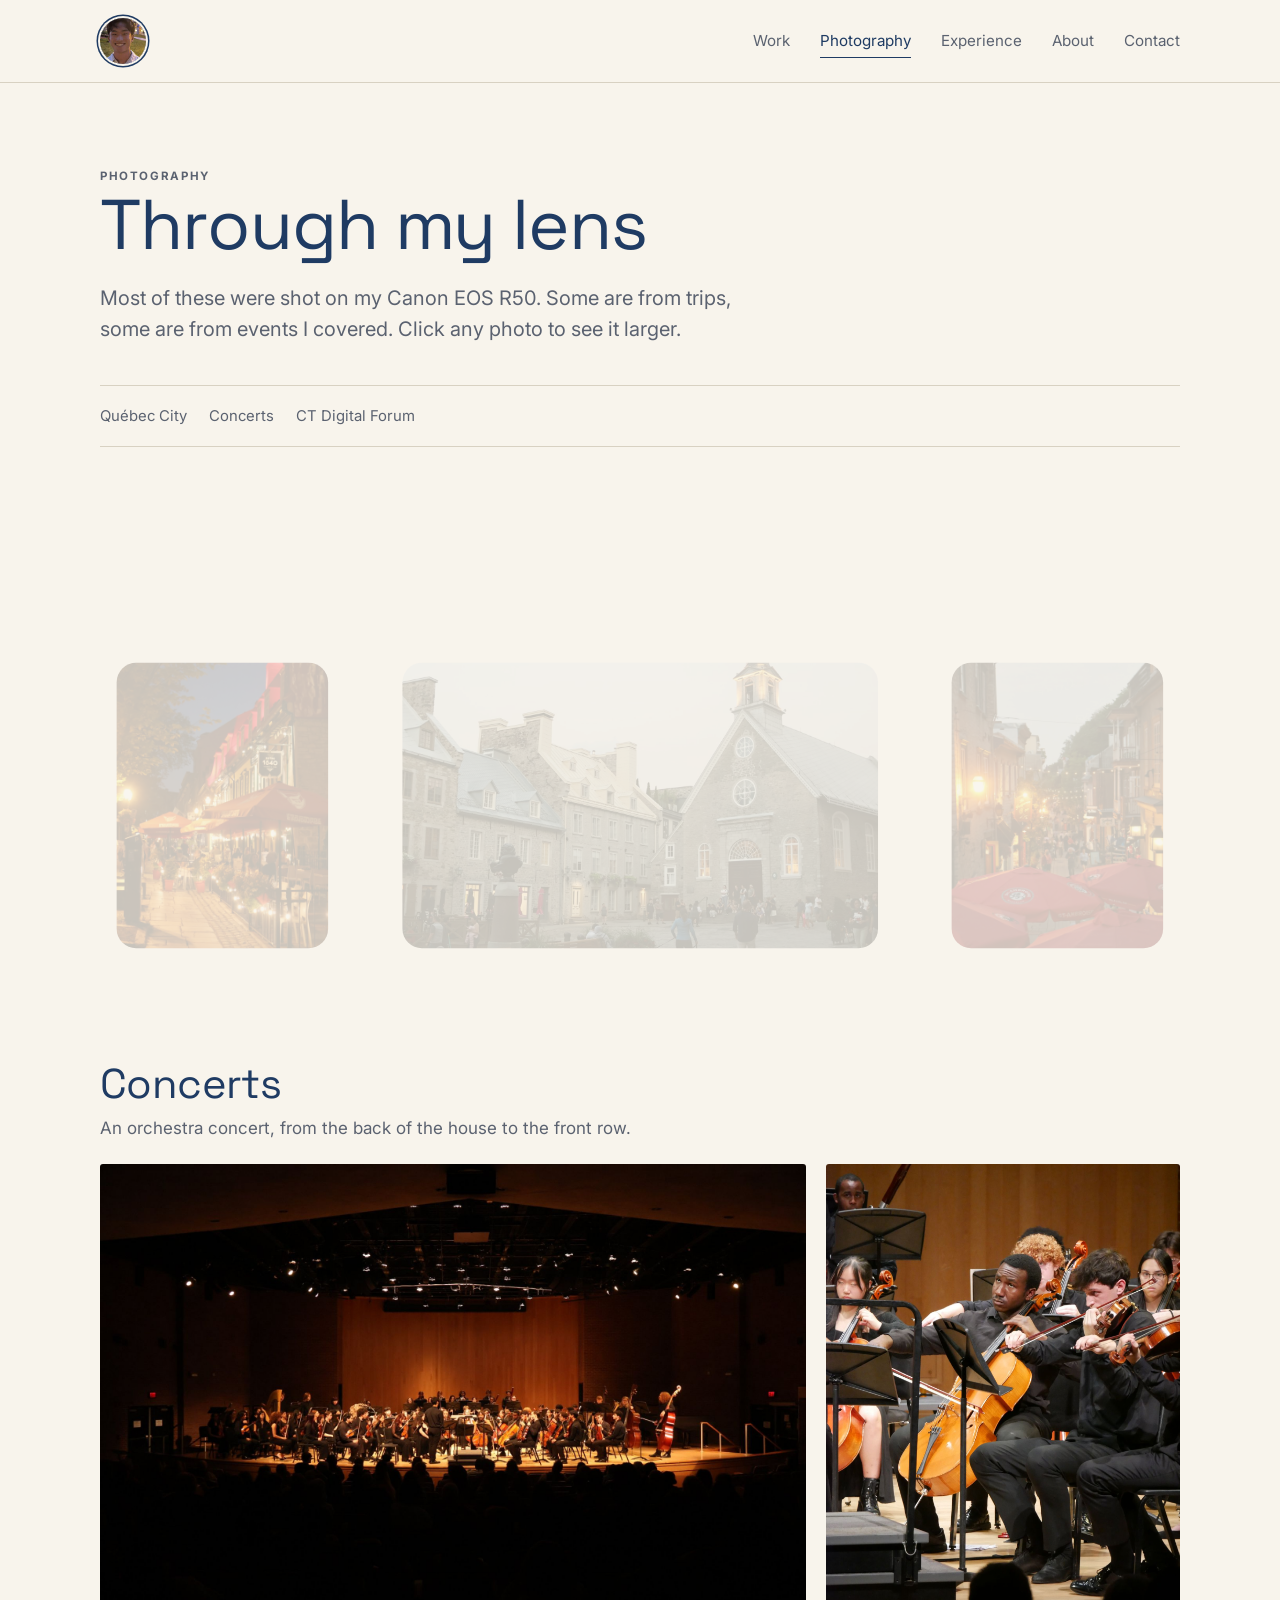
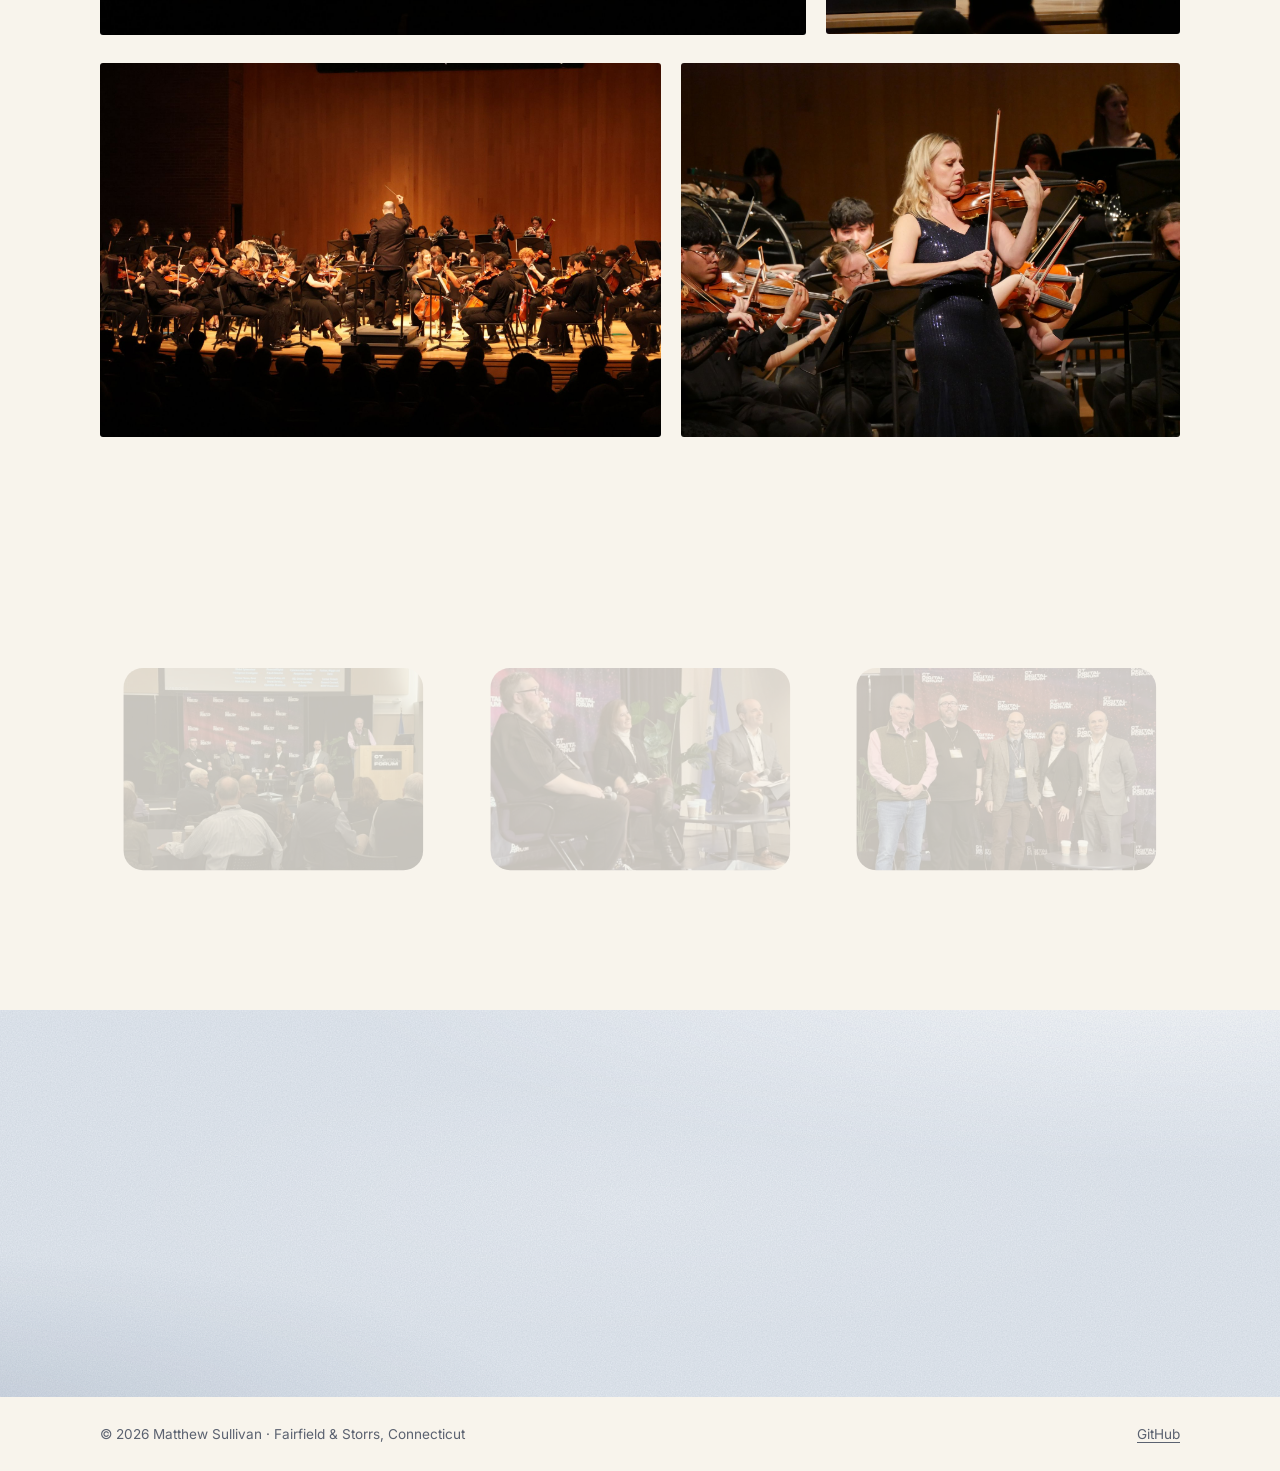
<file: photography.html>
<!doctype html>
<html lang="en">
<head>
<meta charset="utf-8">
<meta name="viewport" content="width=device-width, initial-scale=1, viewport-fit=cover">
<title>Photography &middot; Matthew Sullivan</title>
<meta name="description" content="Photography by Matthew Sullivan: Québec City, orchestra concerts, and tech events.">
<link rel="icon" href="data:image/svg+xml,%3Csvg xmlns='http://www.w3.org/2000/svg' viewBox='0 0 32 32'%3E%3Ccircle cx='16' cy='16' r='9' fill='%231F3B63'/%3E%3C/svg%3E">
<meta name="theme-color" content="#F8F4EC" media="(prefers-color-scheme: light)">
<meta name="theme-color" content="#11161E" media="(prefers-color-scheme: dark)">
<link rel="apple-touch-icon" href="assets/img/apple-touch-icon.png">
<link rel="preconnect" href="https://fonts.googleapis.com">
<link rel="preconnect" href="https://fonts.gstatic.com" crossorigin>
<link rel="stylesheet" href="https://fonts.googleapis.com/css2?family=Homemade+Apple&family=Inter:wght@400;500;600;700;800&family=Space+Grotesk:wght@400;500;600;700&display=swap">
<link rel="stylesheet" href="assets/css/site.css">
</head>
<body>
<a class="skip" href="#main">Skip to content</a>

<header class="site-head">
  <div class="wrap">
    <a class="brand" href="./"><img src="assets/img/matthew-avatar.jpg" alt="Matthew Sullivan, home" width="80" height="80"><span class="brand-name" aria-hidden="true">Matthew Sullivan</span></a>
    <nav class="nav" aria-label="Main">
      <a href="work.html">Work</a>
      <a href="photography.html" aria-current="page">Photography</a>
      <a href="experience.html">Experience</a>
      <a href="about.html">About</a>
      <a href="./#contact">Contact</a>
    </nav>
  </div>
</header>

<main id="main">
  <div class="wrap page-head">
    <p class="eyebrow">Photography</p>
    <h1>Through my lens</h1>
    <p class="lede">Most of these were shot on my Canon EOS R50. Some are from trips, some are from events I covered. Click any photo to see it larger.</p>
  </div>

  <div class="wrap">
    <nav class="toc" aria-label="Photo sets">
      <a href="#quebec">Québec City</a>
      <a href="#concerts">Concerts</a>
      <a href="#ct-digital-forum">CT Digital Forum</a>
    </nav>
  </div>

  <section class="photo-set" id="quebec" aria-labelledby="quebec-h">
    <div class="wrap">
      <div class="set-head">
        <h2 id="quebec-h">Québec City</h2>
        <p class="muted">Old Québec in the evening, when the lights come on.</p>
      </div>
      <div class="gallery">
        <div class="g-row">
          <figure style="--r:0.667"><button class="shot" type="button"><img src="assets/img/photos/quebec-bistro-night.jpg" alt="Café umbrellas and string lights outside Bistro 1640 at night in Old Québec" width="1200" height="1800" loading="lazy"></button></figure>
          <figure style="--r:1.500"><button class="shot" type="button"><img src="assets/img/photos/quebec-place-royale.jpg" alt="Stone buildings and the steeple of Notre-Dame-des-Victoires around Place Royale at dusk" width="1800" height="1200" loading="lazy"></button></figure>
          <figure style="--r:0.667"><button class="shot" type="button"><img src="assets/img/photos/quebec-sous-le-fort.jpg" alt="Red patio umbrellas above a busy lantern-lit street in Québec City's Lower Town at dusk" width="1200" height="1800" loading="lazy"></button></figure>
        </div>
      </div>
    </div>
  </section>

  <section class="photo-set" id="concerts" aria-labelledby="concerts-h">
    <div class="wrap">
      <div class="set-head">
        <h2 id="concerts-h">Concerts</h2>
        <p class="muted">An orchestra concert, from the back of the house to the front row.</p>
      </div>
      <div class="gallery">
        <div class="g-row">
          <figure style="--r:1.500"><button class="shot" type="button"><img src="assets/img/photos/concert-hall.jpg" alt="A full orchestra on a lit stage seen from the dark audience" width="1800" height="1200" loading="lazy"></button></figure>
          <figure style="--r:0.751"><button class="shot" type="button"><img src="assets/img/photos/concert-cello.jpg" alt="A cellist watching the conductor, with violinists playing beside him" width="1351" height="1800" loading="lazy"></button></figure>
        </div>
        <div class="g-row">
          <figure style="--r:1.500"><button class="shot" type="button"><img src="assets/img/photos/concert-conductor.jpg" alt="A conductor leading a student orchestra on a warm wood-paneled stage" width="1800" height="1200" loading="lazy"></button></figure>
          <figure style="--r:1.332"><button class="shot" type="button"><img src="assets/img/photos/concert-soloist.jpg" alt="A violin soloist in a dark sequined dress playing in front of the orchestra" width="1800" height="1351" loading="lazy"></button></figure>
        </div>
      </div>
    </div>
  </section>

  <section class="photo-set" id="ct-digital-forum" aria-labelledby="ctdf-h" style="padding-bottom:clamp(64px,9vw,110px)">
    <div class="wrap">
      <div class="set-head">
        <h2 id="ctdf-h">CT Digital Forum</h2>
        <p class="muted">Event coverage from my content internship, November 2025. <a href="work.html#ct-digital-forum">About the internship</a>.</p>
      </div>
      <div class="gallery">
        <div class="g-row">
          <figure style="--r:1.333"><button class="shot" type="button"><img src="assets/img/photos/ctdf-room.jpg" alt="A four-person panel on crypto fraud and cybercrime in front of a CT Digital Forum backdrop, with the audience in the foreground" width="1024" height="768" loading="lazy"></button></figure>
          <figure style="--r:1.333"><button class="shot" type="button"><img src="assets/img/photos/ctdf-panel.jpg" alt="Close view of three panelists laughing on stage at CT Digital Forum" width="1024" height="768" loading="lazy"></button></figure>
          <figure style="--r:1.333"><button class="shot" type="button"><img src="assets/img/photos/ctdf-speakers.jpg" alt="Five panel speakers posing in front of the CT Digital Forum backdrop" width="1024" height="768" loading="lazy"></button></figure>
        </div>
      </div>
    </div>
  </section>

  <dialog class="lightbox" id="lightbox" aria-label="Photo viewer">
    <figure>
      <img id="lb-img" alt="">
      <figcaption id="lb-cap"></figcaption>
    </figure>
    <div class="lb-controls">
      <button type="button" id="lb-prev" aria-label="Previous photo">&larr;</button>
      <button type="button" id="lb-close" aria-label="Close">Close</button>
      <button type="button" id="lb-next" aria-label="Next photo">&rarr;</button>
    </div>
  </dialog>

  <section class="contact" id="contact" aria-labelledby="contact-h">
    <div class="wrap">
      <div class="prose">
        <p class="eyebrow">Contact</p>
        <h2 id="contact-h">Need photos for an event?</h2>
        <p>I&rsquo;m happy to talk about it. Email is the fastest way to reach me.</p>
      </div>
      <div class="touch">
        <p class="touch-h">Get in <em>touch!</em></p>
        <ul class="touch-icons">
          <li><a href="https://www.linkedin.com/in/matthewhsullivan" rel="noopener" aria-label="LinkedIn"><svg viewBox="0 0 24 24" aria-hidden="true" focusable="false"><path fill="currentColor" d="M20.447 20.452h-3.554v-5.569c0-1.328-.027-3.037-1.852-3.037c-1.853 0-2.136 1.445-2.136 2.939v5.667H9.351V9h3.414v1.561h.046c.477-.9 1.637-1.85 3.37-1.85c3.601 0 4.267 2.37 4.267 5.455v6.286zM5.337 7.433a2.06 2.06 0 0 1-2.063-2.065a2.064 2.064 0 1 1 2.063 2.065m1.782 13.019H3.555V9h3.564zM22.225 0H1.771C.792 0 0 .774 0 1.729v20.542C0 23.227.792 24 1.771 24h20.451C23.2 24 24 23.227 24 22.271V1.729C24 .774 23.2 0 22.222 0z"/></svg><span>LinkedIn</span></a></li>
          <li><a href="https://www.instagram.com/m_sull6/" rel="noopener" aria-label="Instagram, @m_sull6"><svg viewBox="0 0 24 24" aria-hidden="true" focusable="false"><path fill="currentColor" d="M7.03.084c-1.277.06-2.149.264-2.91.563a5.9 5.9 0 0 0-2.124 1.388a5.9 5.9 0 0 0-1.38 2.127C.321 4.926.12 5.8.064 7.076s-.069 1.688-.063 4.947s.021 3.667.083 4.947c.061 1.277.264 2.149.563 2.911c.308.789.72 1.457 1.388 2.123a5.9 5.9 0 0 0 2.129 1.38c.763.295 1.636.496 2.913.552c1.278.056 1.689.069 4.947.063s3.668-.021 4.947-.082c1.28-.06 2.147-.265 2.91-.563a5.9 5.9 0 0 0 2.123-1.388a5.9 5.9 0 0 0 1.38-2.129c.295-.763.496-1.636.551-2.912c.056-1.28.07-1.69.063-4.948c-.006-3.258-.02-3.667-.081-4.947c-.06-1.28-.264-2.148-.564-2.911a5.9 5.9 0 0 0-1.387-2.123a5.9 5.9 0 0 0-2.128-1.38c-.764-.294-1.636-.496-2.914-.55C15.647.009 15.236-.006 11.977 0S8.31.021 7.03.084m.14 21.693c-1.17-.05-1.805-.245-2.228-.408a3.7 3.7 0 0 1-1.382-.895a3.7 3.7 0 0 1-.9-1.378c-.165-.423-.363-1.058-.417-2.228c-.06-1.264-.072-1.644-.08-4.848c-.006-3.204.006-3.583.061-4.848c.05-1.169.246-1.805.408-2.228c.216-.561.477-.96.895-1.382a3.7 3.7 0 0 1 1.379-.9c.423-.165 1.057-.361 2.227-.417c1.265-.06 1.644-.072 4.848-.08c3.203-.006 3.583.006 4.85.062c1.168.05 1.804.244 2.227.408c.56.216.96.475 1.382.895s.681.817.9 1.378c.165.422.362 1.056.417 2.227c.06 1.265.074 1.645.08 4.848c.005 3.203-.006 3.583-.061 4.848c-.051 1.17-.245 1.805-.408 2.23c-.216.56-.477.96-.896 1.38a3.7 3.7 0 0 1-1.378.9c-.422.165-1.058.362-2.226.418c-1.266.06-1.645.072-4.85.079s-3.582-.006-4.848-.06m9.783-16.192a1.44 1.44 0 1 0 1.437-1.442a1.44 1.44 0 0 0-1.437 1.442M5.839 12.012a6.161 6.161 0 1 0 12.323-.024a6.162 6.162 0 0 0-12.323.024M8 12.008A4 4 0 1 1 12.008 16A4 4 0 0 1 8 12.008"/></svg><span>Instagram</span></a></li>
          <li><a href="mailto:matthew.h.sullivan@uconn.edu" aria-label="Email Matthew"><svg viewBox="0 0 24 24" aria-hidden="true" focusable="false"><path fill="currentColor" d="m20 8l-8 5l-8-5V6l8 5l8-5m0-2H4c-1.11 0-2 .89-2 2v12a2 2 0 0 0 2 2h16a2 2 0 0 0 2-2V6a2 2 0 0 0-2-2"/></svg><span>Email</span></a></li>
          <li><a href="assets/docs/Matthew-Sullivan-Resume.pdf" aria-label="R&eacute;sum&eacute; (PDF)"><svg viewBox="0 0 24 24" aria-hidden="true" focusable="false"><path fill="currentColor" d="M13 9h5.5L13 3.5zM6 2h8l6 6v12a2 2 0 0 1-2 2H6a2 2 0 0 1-2-2V4c0-1.11.89-2 2-2m8 18v-1c0-1.33-2.67-2-4-2s-4 .67-4 2v1zm-4-8a2 2 0 0 0-2 2a2 2 0 0 0 2 2a2 2 0 0 0 2-2a2 2 0 0 0-2-2"/></svg><span>R&eacute;sum&eacute;</span></a></li>
        </ul>
        <p class="touch-mail"><a class="addr" href="mailto:matthew.h.sullivan@uconn.edu">matthew.h.sullivan@uconn.edu</a><button class="copy" type="button" data-copy="matthew.h.sullivan@uconn.edu">Copy</button></p>
      </div>
    </div>
  </section>
</main>

<footer class="site-foot">
  <div class="wrap">
    <span>&copy; <span id="year">2026</span> Matthew Sullivan &middot; Fairfield &amp; Storrs, Connecticut</span>
    <a href="https://github.com/matthewhsullivan" rel="noopener">GitHub</a>
  </div>
</footer>
<script src="assets/js/site.js"></script>
</body>
</html>
</file>
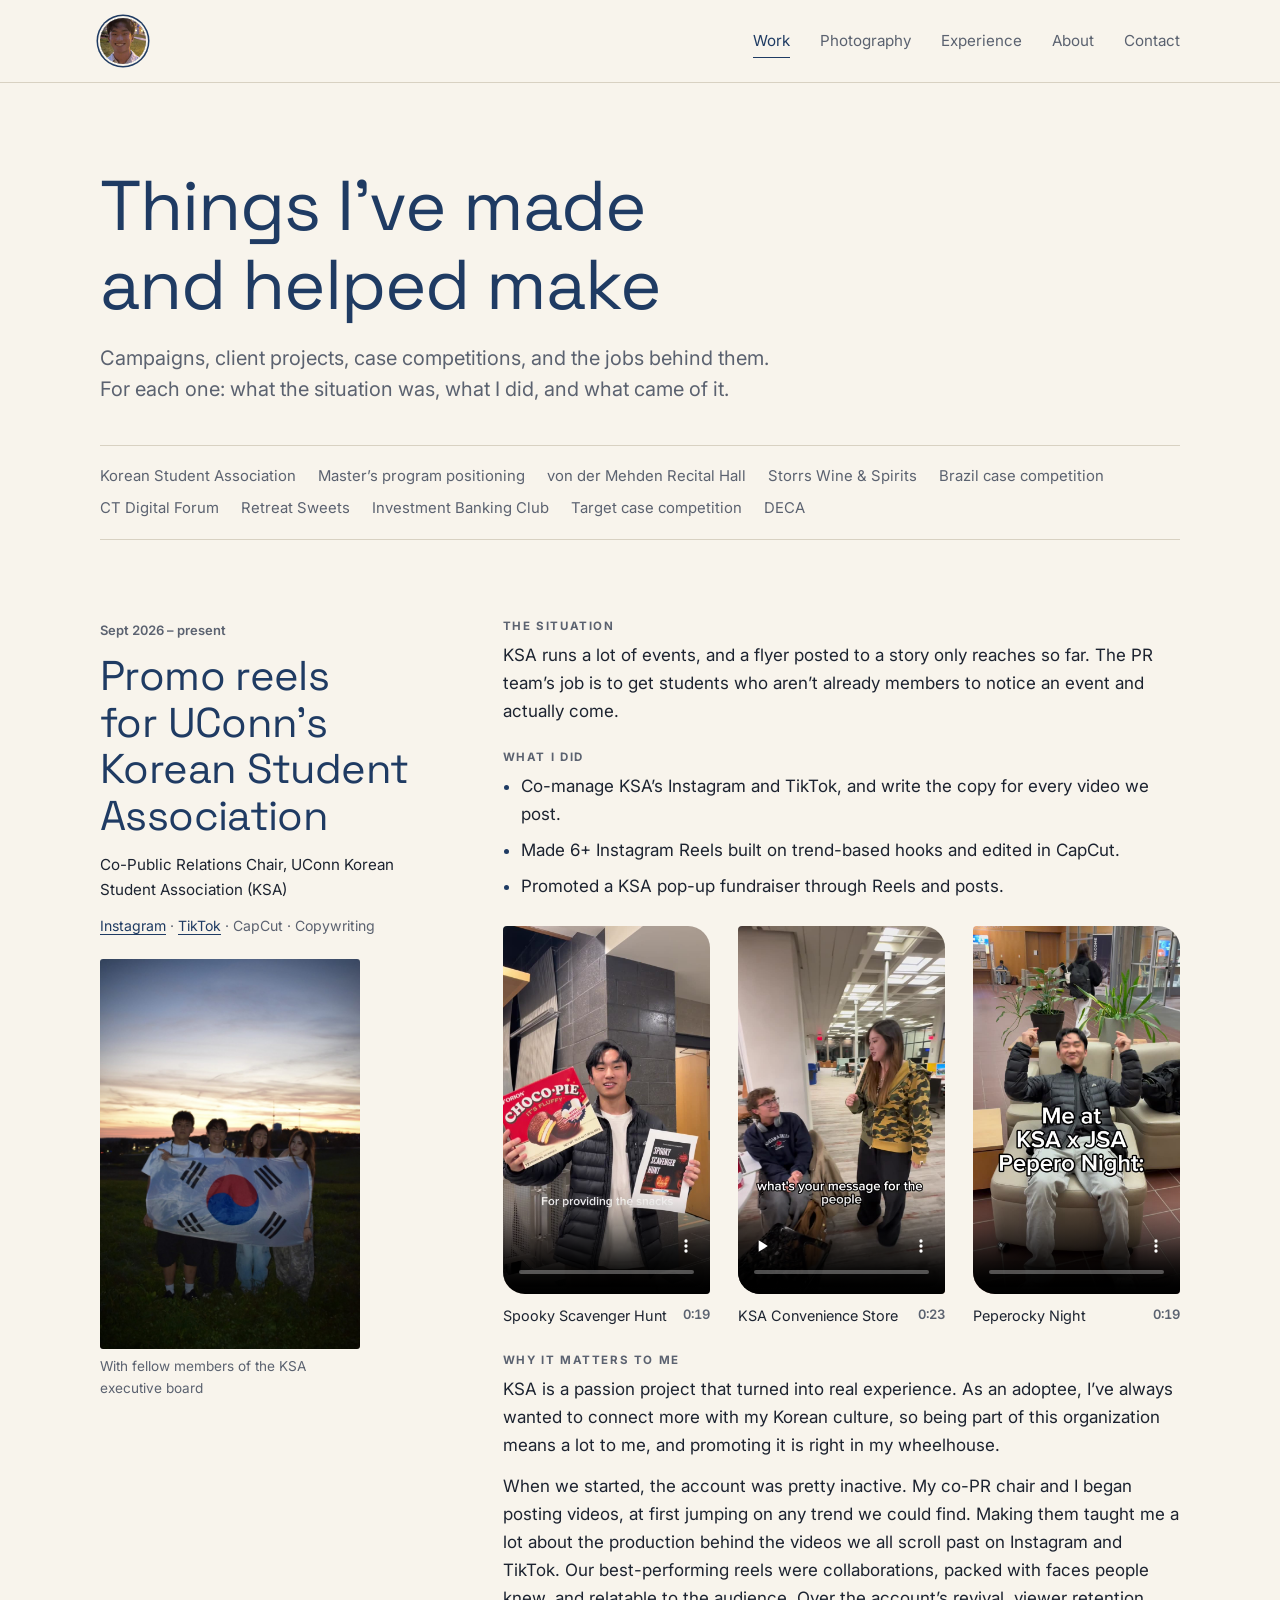
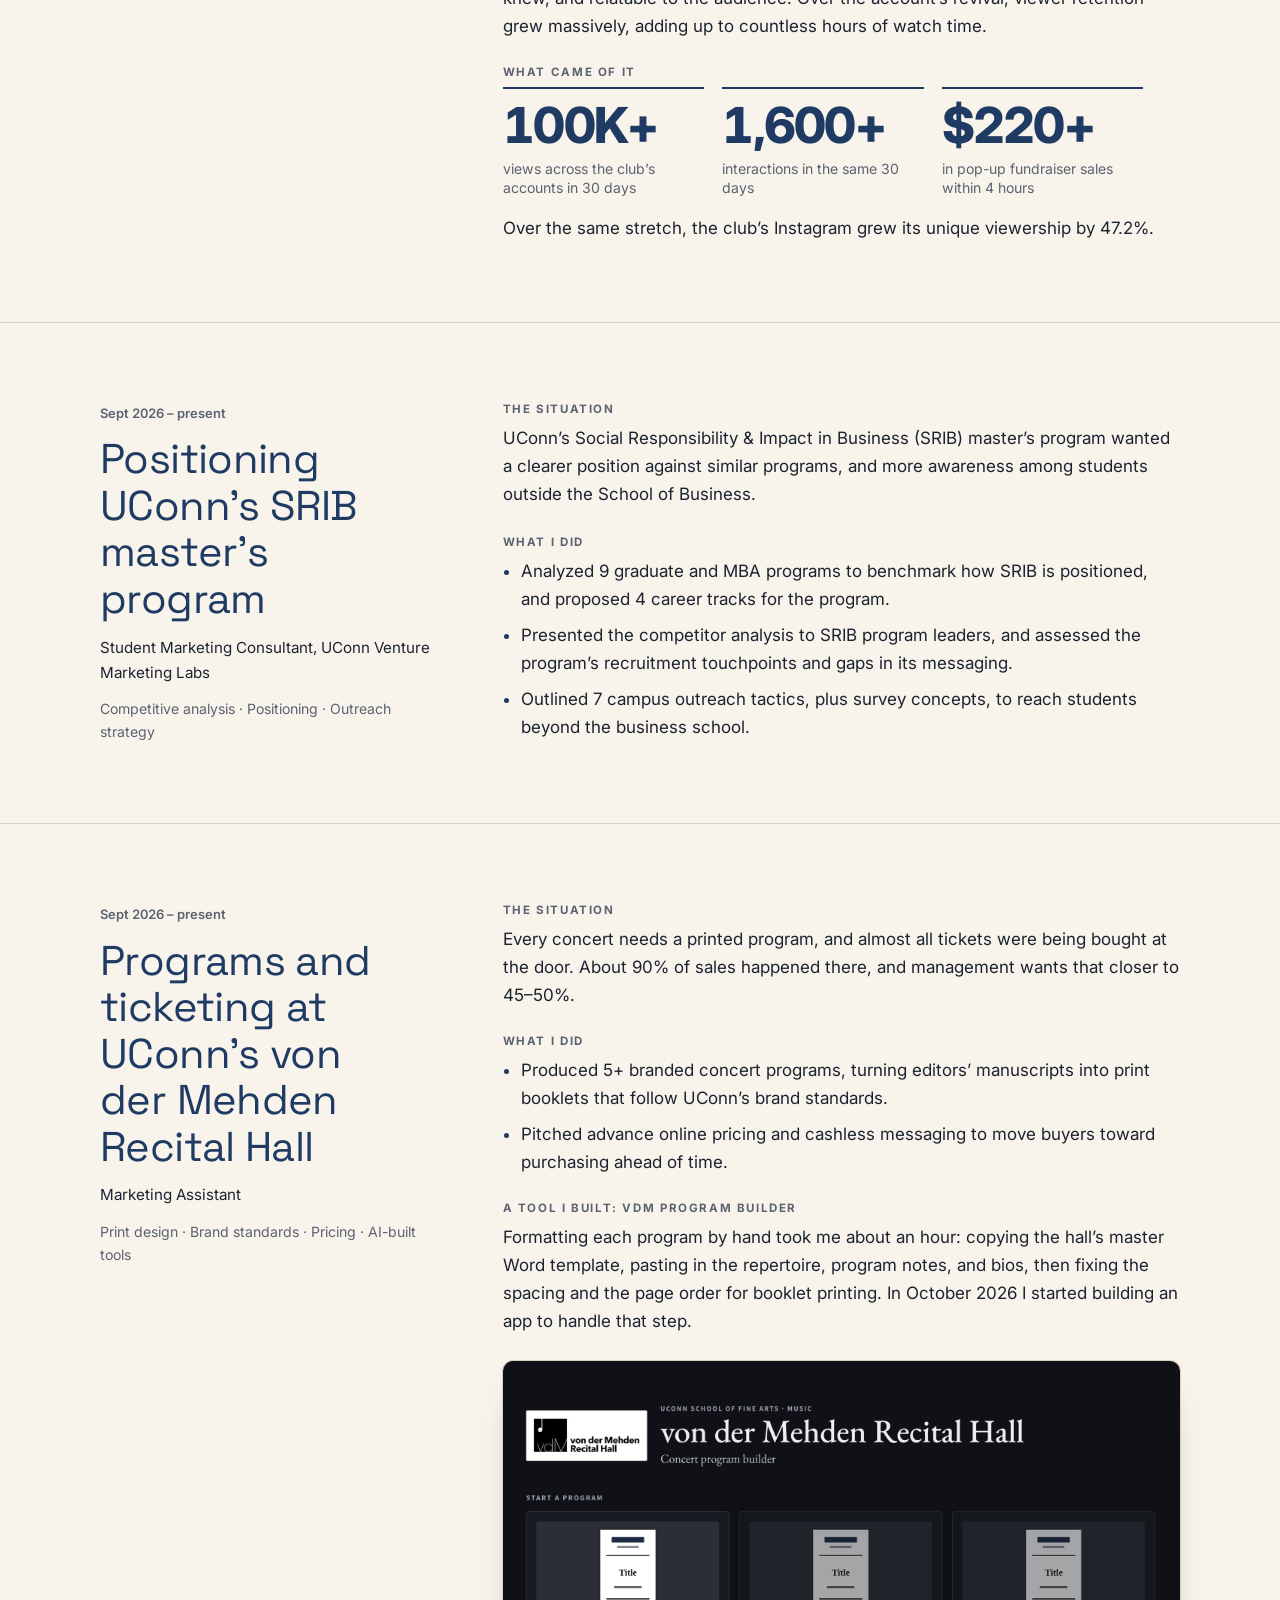
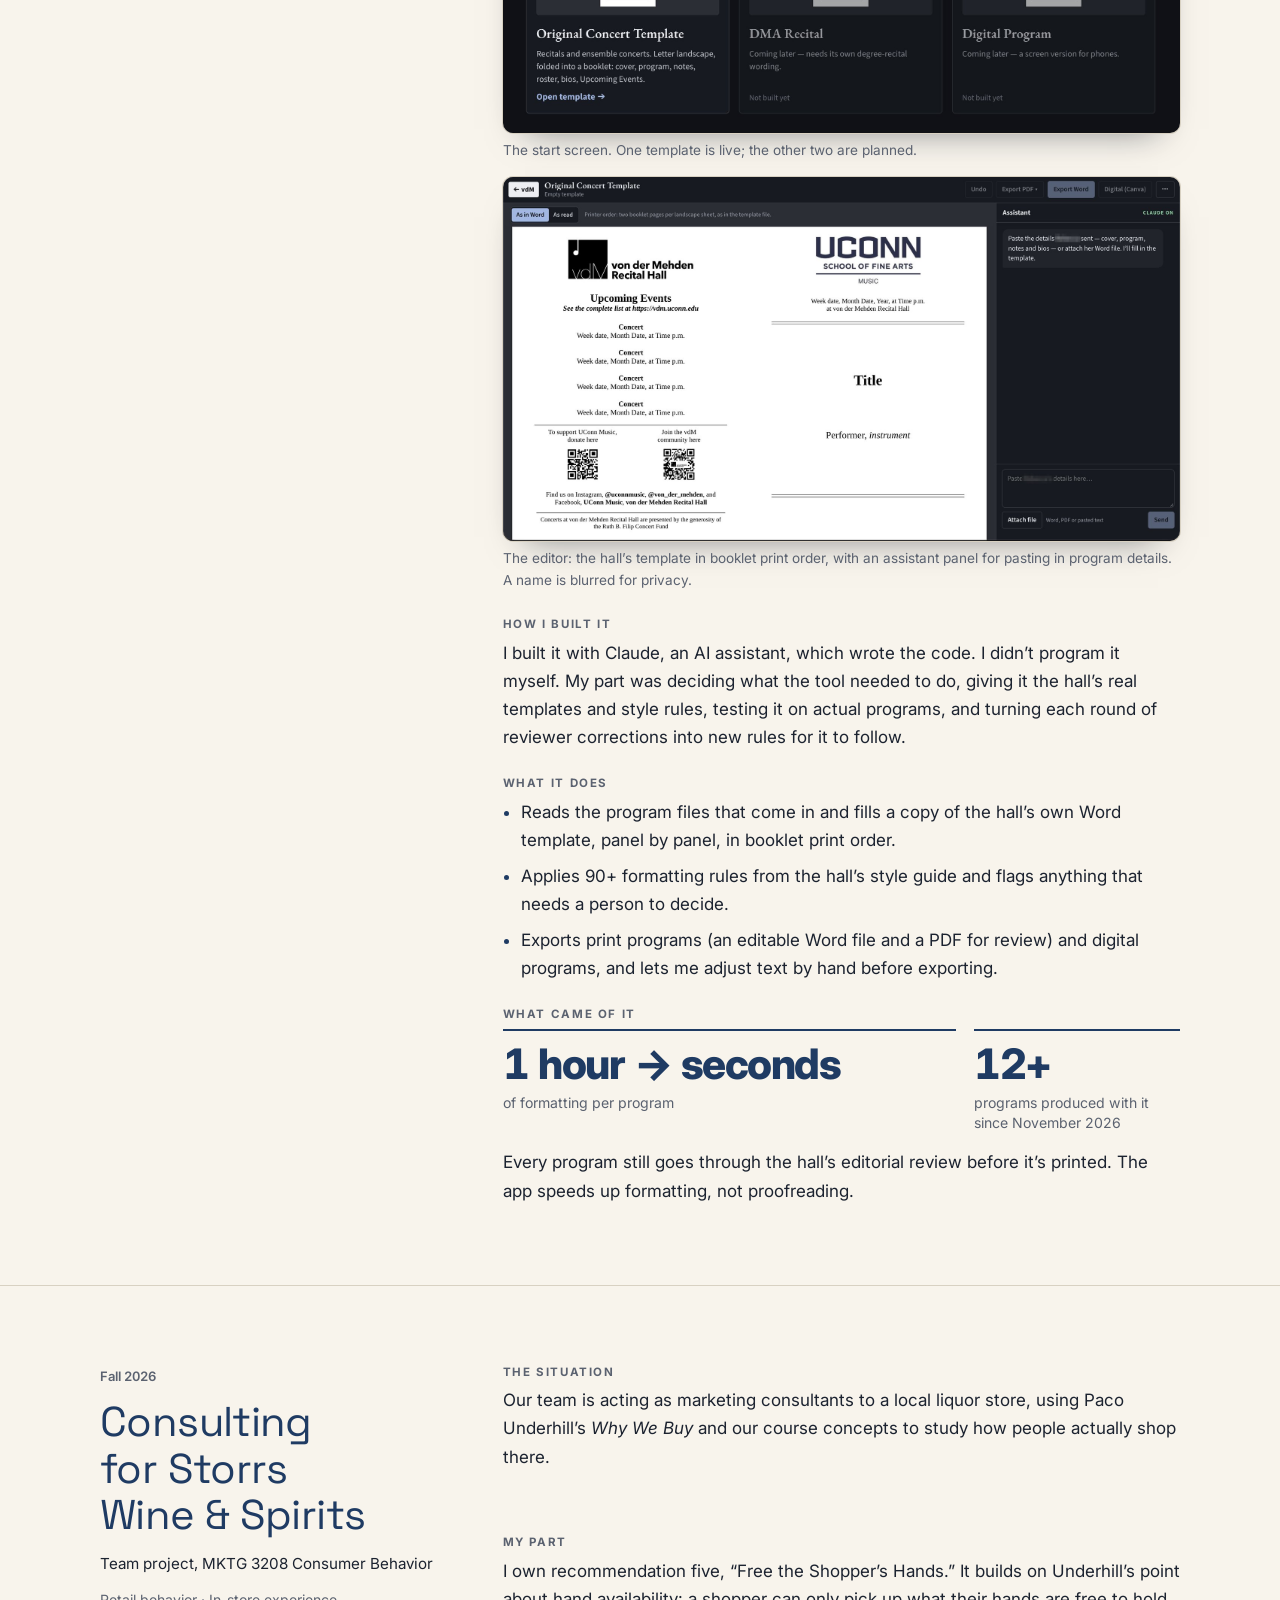
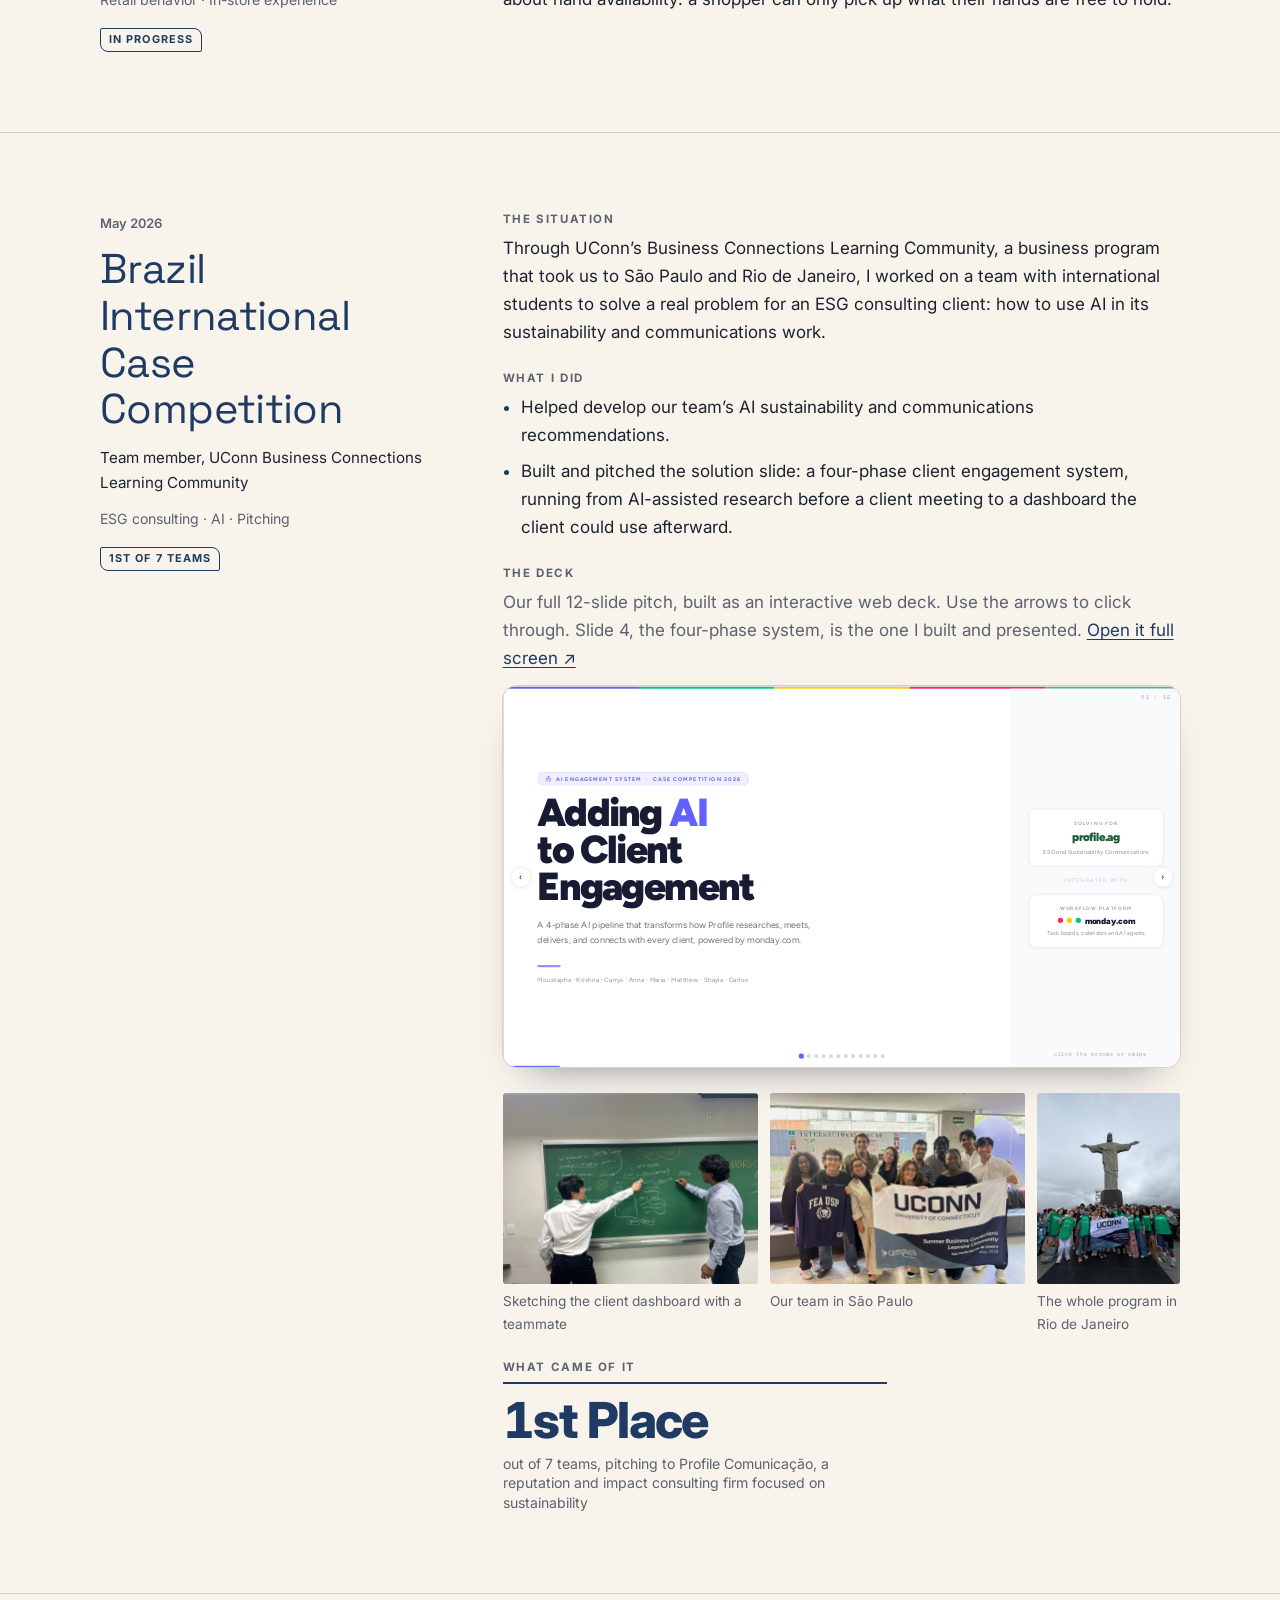
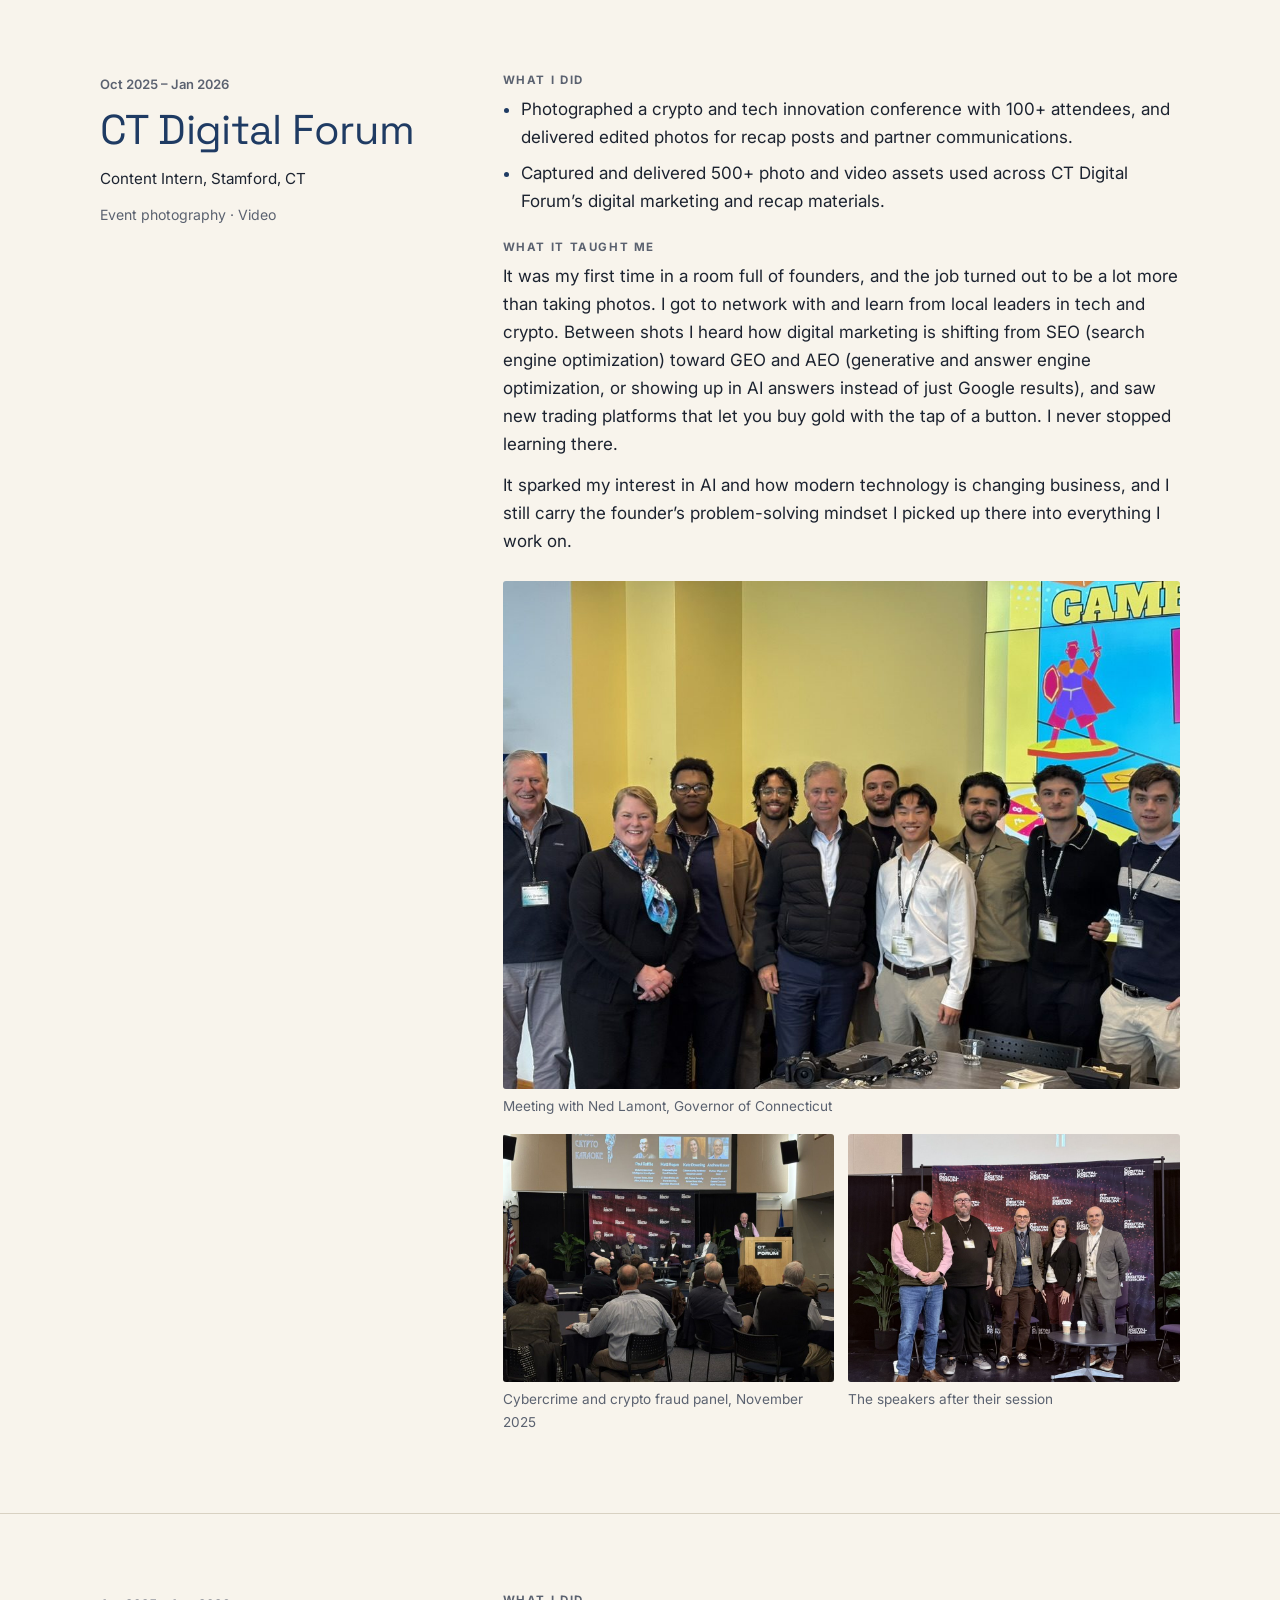
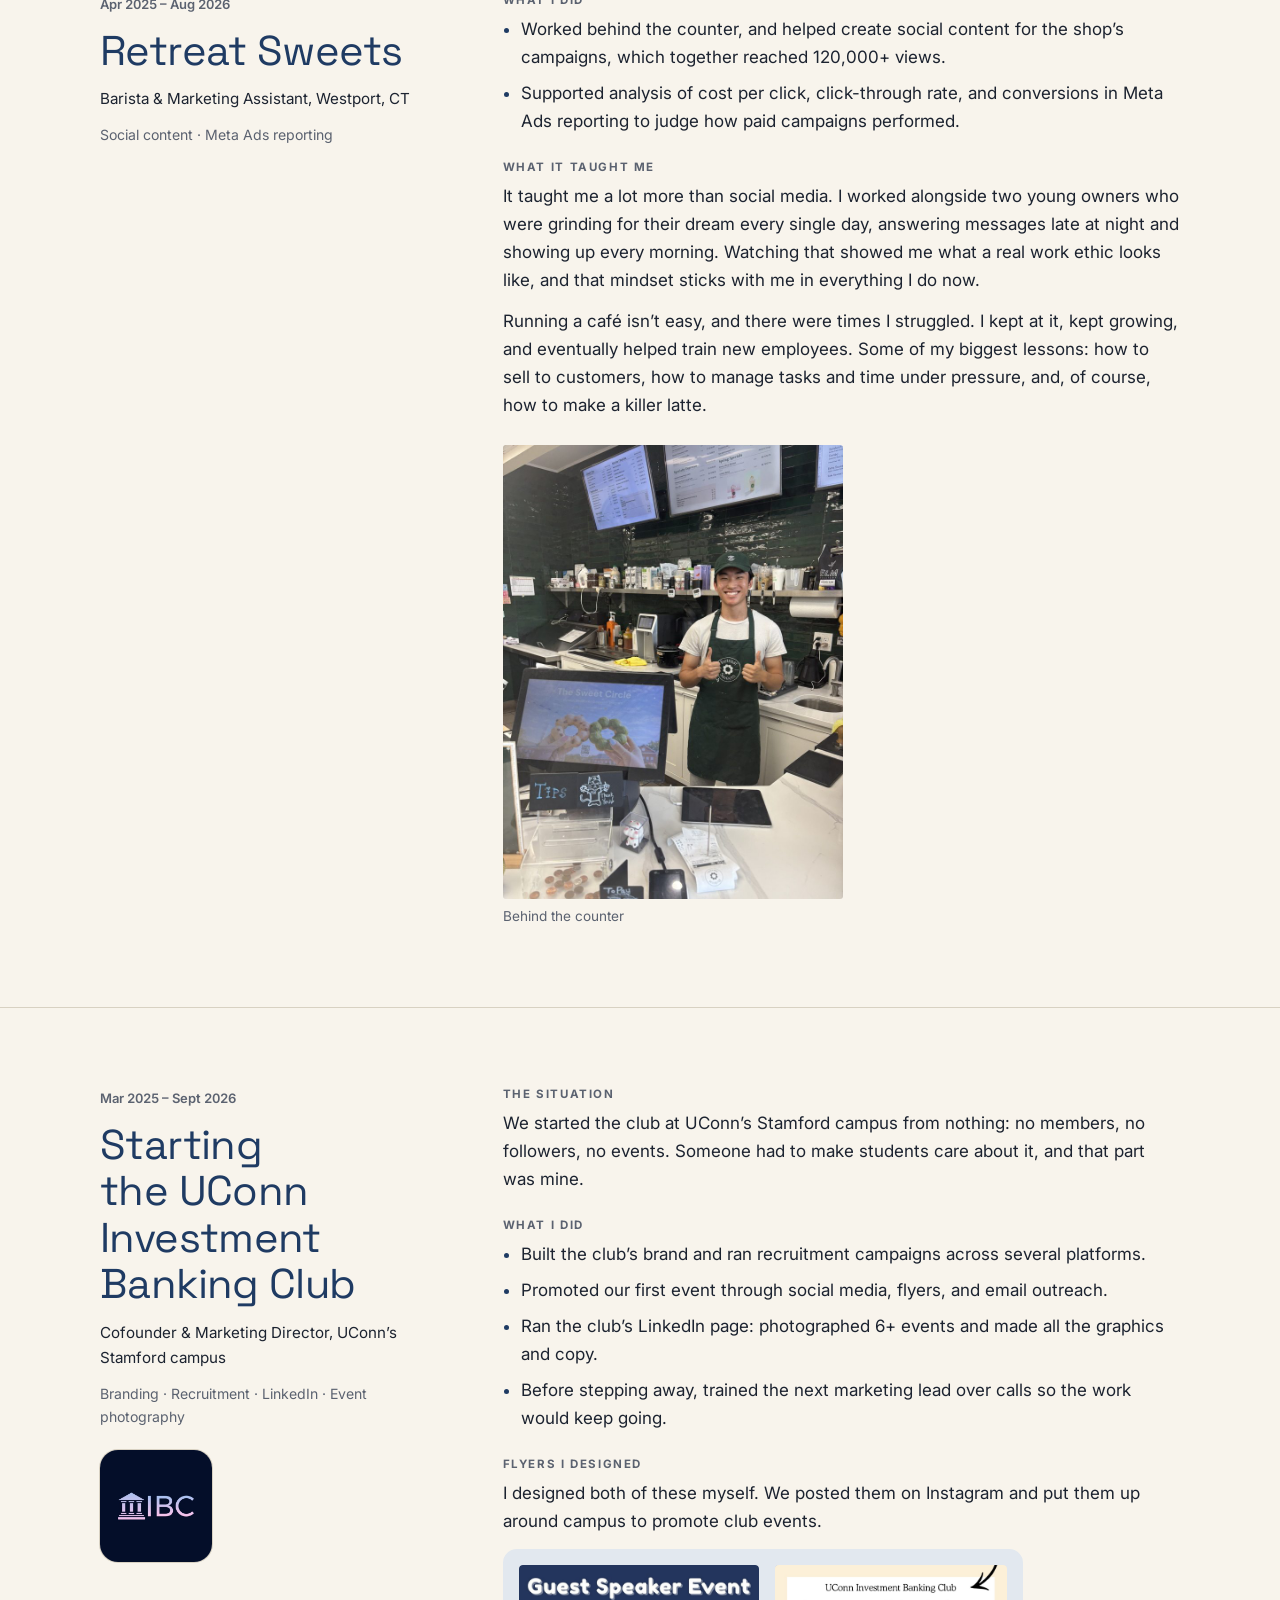
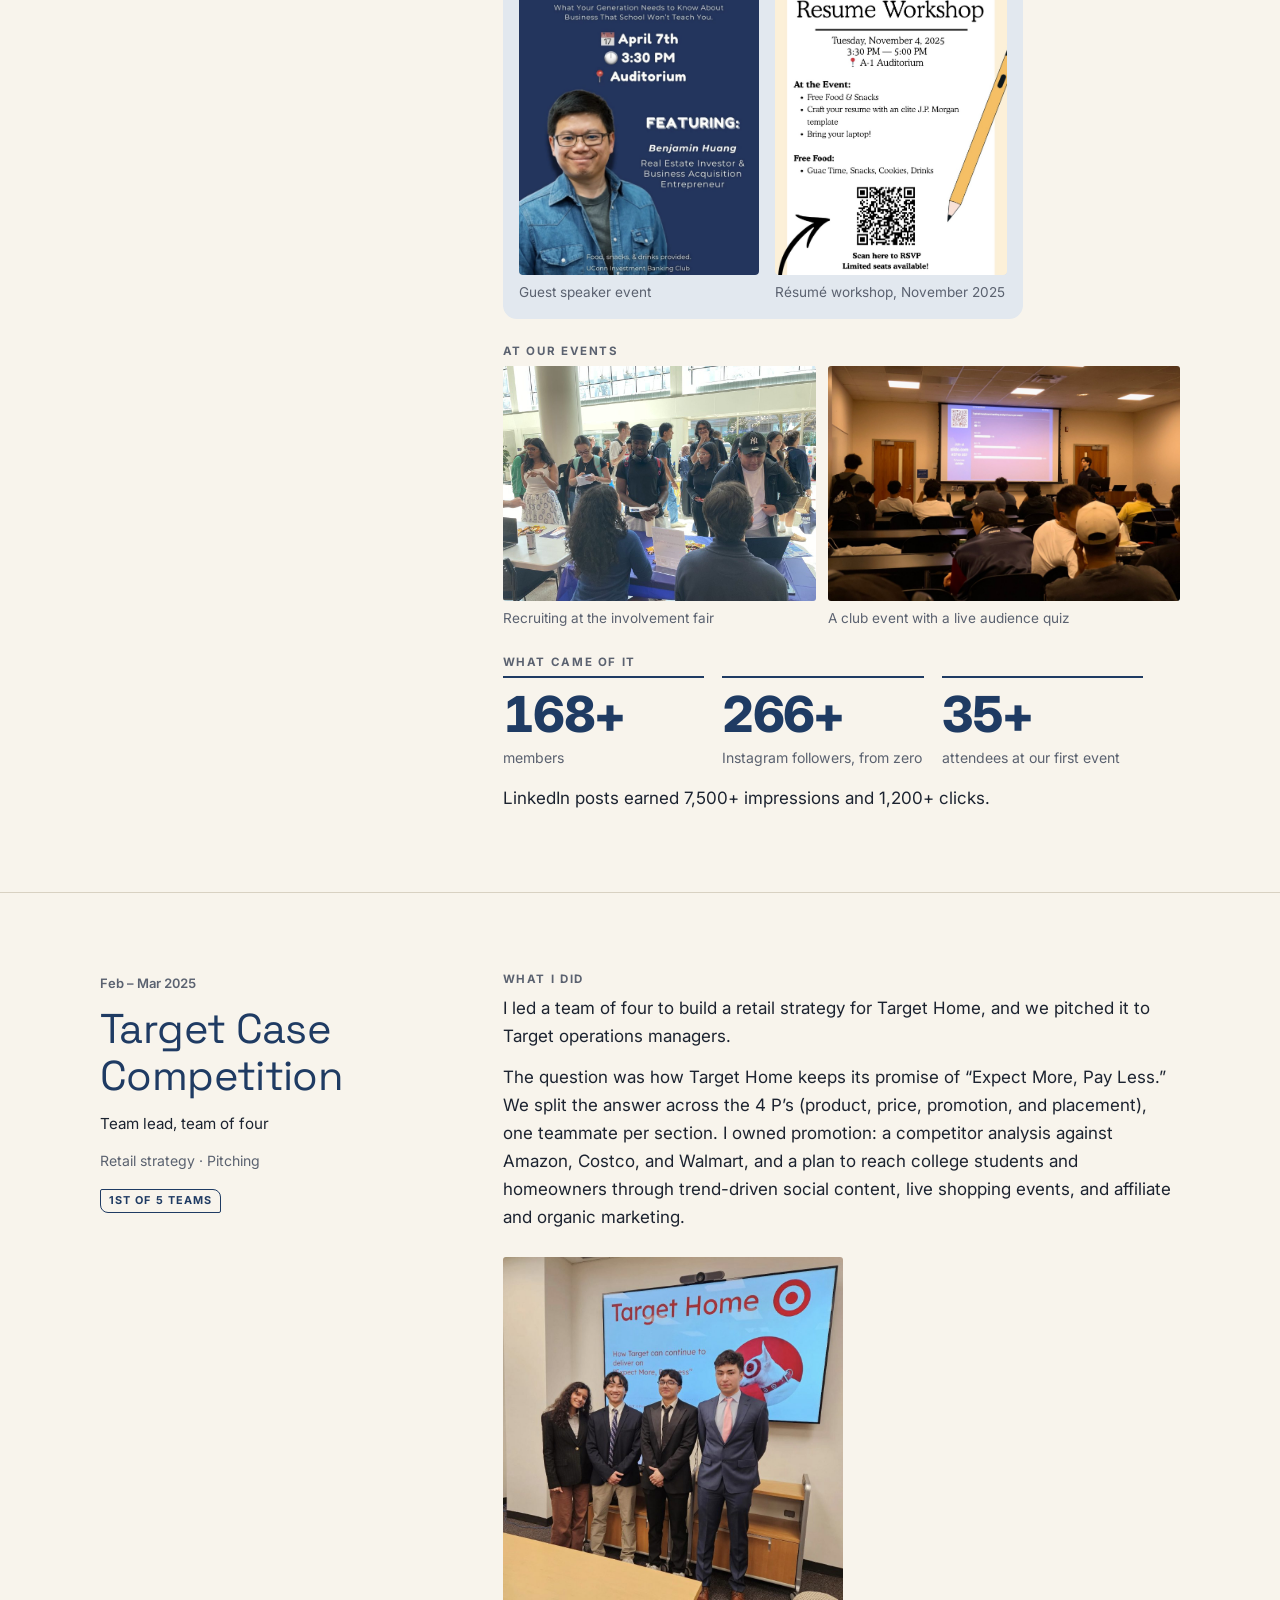
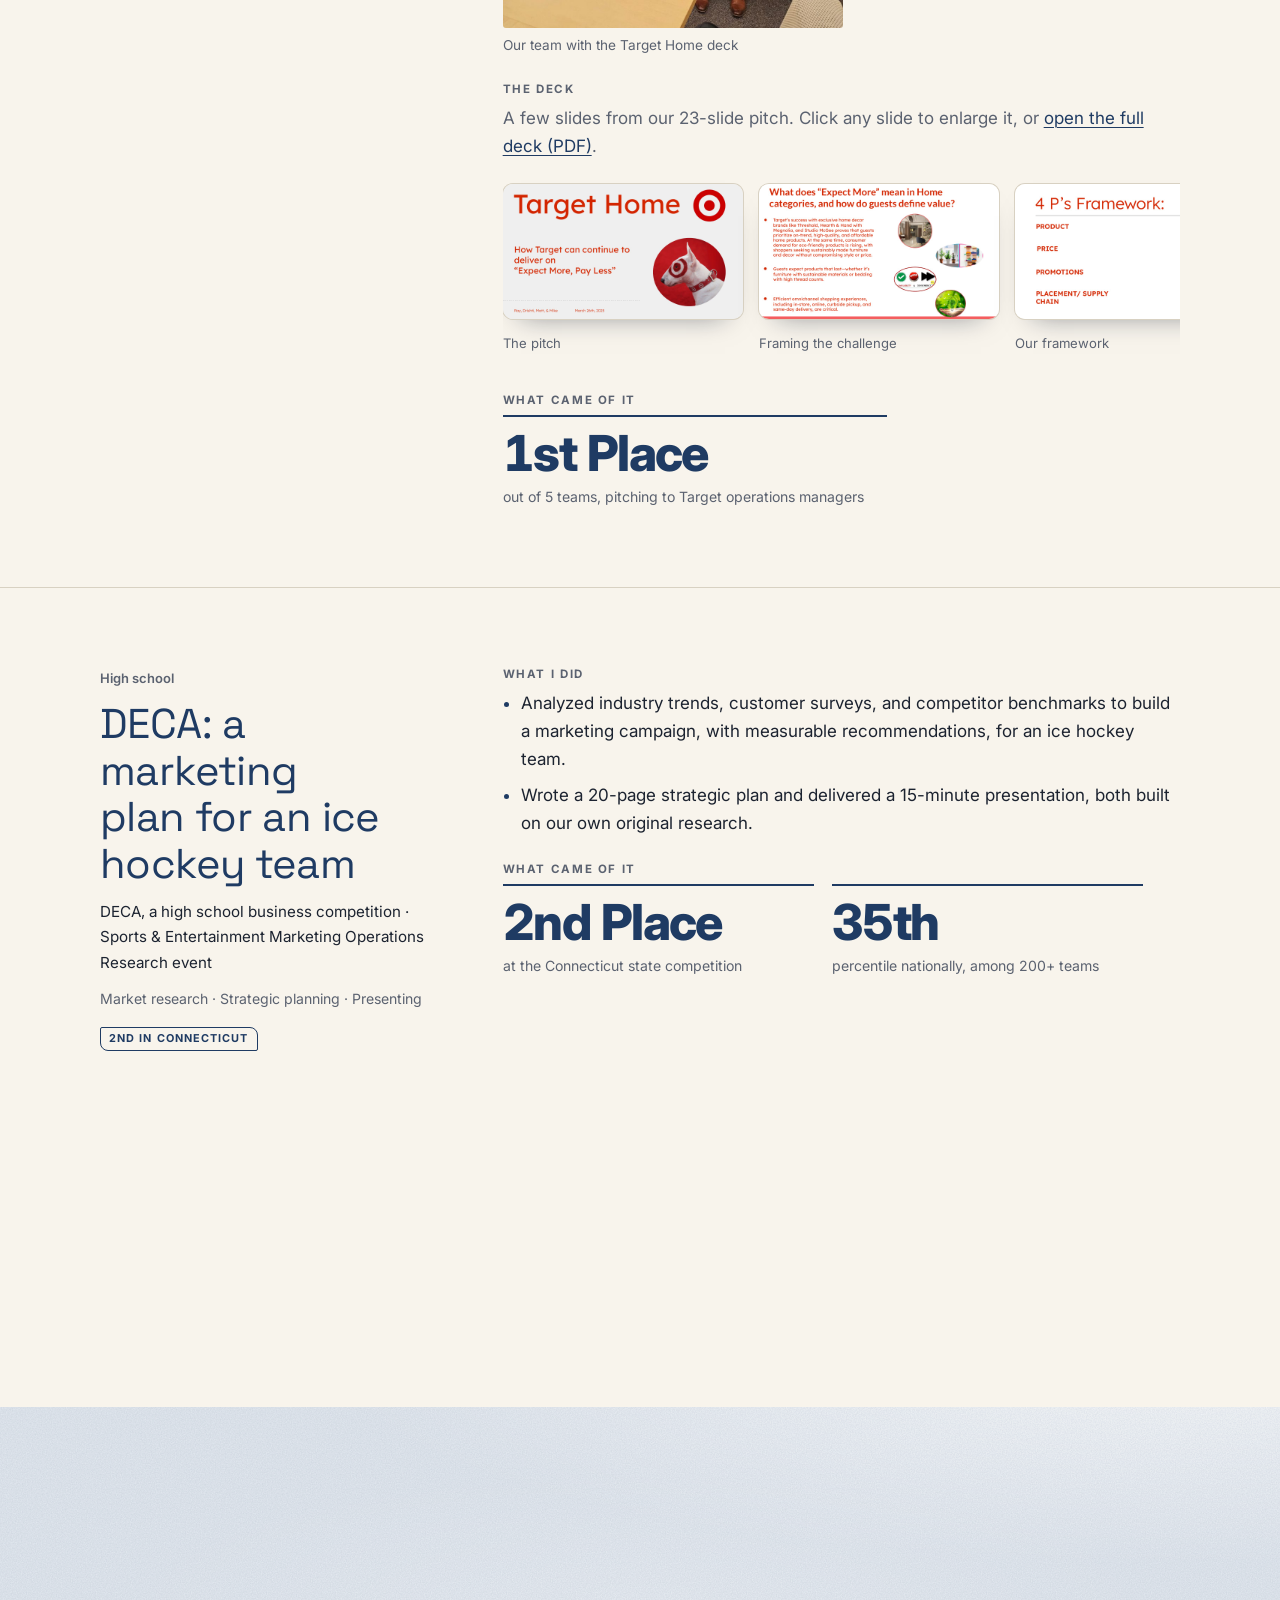
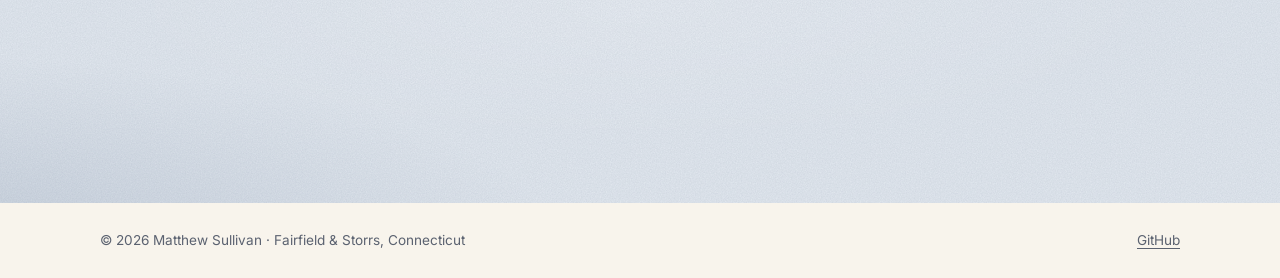
<file: work.html>
<!doctype html>
<html lang="en">
<head>
<meta charset="utf-8">
<meta name="viewport" content="width=device-width, initial-scale=1, viewport-fit=cover">
<title>Work &middot; Matthew Sullivan</title>
<meta name="description" content="Campaigns, client projects, case competitions, and side projects by Matthew Sullivan.">
<link rel="icon" href="data:image/svg+xml,%3Csvg xmlns='http://www.w3.org/2000/svg' viewBox='0 0 32 32'%3E%3Ccircle cx='16' cy='16' r='9' fill='%231F3B63'/%3E%3C/svg%3E">
<meta name="theme-color" content="#F8F4EC" media="(prefers-color-scheme: light)">
<meta name="theme-color" content="#11161E" media="(prefers-color-scheme: dark)">
<link rel="apple-touch-icon" href="assets/img/apple-touch-icon.png">
<link rel="preconnect" href="https://fonts.googleapis.com">
<link rel="preconnect" href="https://fonts.gstatic.com" crossorigin>
<link rel="stylesheet" href="https://fonts.googleapis.com/css2?family=Homemade+Apple&family=Inter:wght@400;500;600;700;800&family=Space+Grotesk:wght@400;500;600;700&display=swap">
<link rel="stylesheet" href="assets/css/site.css">
</head>
<body>
<a class="skip" href="#main">Skip to content</a>

<header class="site-head">
  <div class="wrap">
    <a class="brand" href="./"><img src="assets/img/matthew-avatar.jpg" alt="Matthew Sullivan, home" width="80" height="80"><span class="brand-name" aria-hidden="true">Matthew Sullivan</span></a>
    <nav class="nav" aria-label="Main">
      <a href="work.html" aria-current="page">Work</a>
      <a href="photography.html">Photography</a>
      <a href="experience.html">Experience</a>
      <a href="about.html">About</a>
      <a href="./#contact">Contact</a>
    </nav>
  </div>
</header>

<main id="main">
  <div class="wrap page-head">
    <h1>Things I&rsquo;ve made and helped make</h1>
    <p class="lede">Campaigns, client projects, case competitions, and the jobs behind them. For each one: what the situation was, what I did, and what came of it.</p>
  </div>

  <div class="wrap">
    <nav class="toc" aria-label="Projects on this page">
      <a href="#ksa">Korean Student Association</a>
      <a href="#srib">Master&rsquo;s program positioning</a>
      <a href="#vdm">von der Mehden Recital Hall</a>
      <a href="#storrs-wine">Storrs Wine &amp; Spirits</a>
      <a href="#brazil">Brazil case competition</a>
      <a href="#ct-digital-forum">CT Digital Forum</a>
      <a href="#retreat-sweets">Retreat Sweets</a>
      <a href="#ib-club">Investment Banking Club</a>
      <a href="#target">Target case competition</a>
      <a href="#deca">DECA</a>
    </nav>
  </div>

  <!-- KSA -->
  <article class="case" id="ksa">
    <div class="wrap case-grid">
      <header class="case-meta">
        <span class="date">Sept 2026 &ndash; present</span>
        <h2>Promo reels for UConn&rsquo;s Korean Student Association</h2>
        <p class="role">Co-Public Relations Chair, UConn Korean Student Association (KSA)</p>
        <p class="tags"><a href="https://www.instagram.com/uconnksa/" rel="noopener" aria-label="UConn KSA on Instagram">Instagram</a> &middot; <a href="https://www.tiktok.com/@uconn.ksa" rel="noopener" aria-label="UConn KSA on TikTok">TikTok</a> &middot; CapCut &middot; Copywriting</p>
        <div class="case-photos meta-photo">
          <figure style="--r:0.667"><button class="shot" type="button"><img src="assets/img/photos/ksa-eboard.jpg" alt="Matthew and three fellow KSA executive board members holding a Korean flag on a hill at sunset" width="1200" height="1800" loading="lazy"></button><figcaption>With fellow members of the KSA executive board</figcaption></figure>
        </div>
      </header>
      <div class="case-body">
        <div>
          <h3>The situation</h3>
          <p>KSA runs a lot of events, and a flyer posted to a story only reaches so far. The PR team&rsquo;s job is to get students who aren&rsquo;t already members to notice an event and actually come.</p>
        </div>
        <div>
          <h3>What I did</h3>
          <ul>
            <li>Co-manage KSA&rsquo;s Instagram and TikTok, and write the copy for every video we post.</li>
            <li>Made 6+ Instagram Reels built on trend-based hooks and edited in CapCut.</li>
            <li>Promoted a KSA pop-up fundraiser through Reels and posts.</li>
          </ul>
        </div>
        <div class="reels three">
          <figure class="reel">
            <video controls playsinline preload="none" poster="assets/img/ksa-scavenger-poster.jpg" aria-label="KSA Spooky Scavenger Hunt promo video">
              <source src="assets/video/ksa-scavenger-hunt.mp4" type="video/mp4">
            </video>
            <figcaption><span>Spooky Scavenger Hunt</span><span class="date">0:19</span></figcaption>
          </figure>
          <figure class="reel">
            <video controls playsinline preload="none" poster="assets/img/ksa-store-poster.jpg" aria-label="KSA Convenience Store pop-up promo video">
              <source src="assets/video/ksa-convenience-store.mp4" type="video/mp4">
            </video>
            <figcaption><span>KSA Convenience Store</span><span class="date">0:23</span></figcaption>
          </figure>
          <figure class="reel">
            <video controls playsinline preload="none" poster="assets/img/ksa-peperocky-poster.jpg" aria-label="Peperocky Night promo video for a KSA and Japanese Student Association event sponsored by Weee!">
              <source src="assets/video/ksa-peperocky-night.mp4" type="video/mp4">
            </video>
            <figcaption><span>Peperocky Night</span><span class="date">0:19</span></figcaption>
          </figure>
        </div>
        <div>
          <h3>Why it matters to me</h3>
          <p>KSA is a passion project that turned into real experience. As an adoptee, I&rsquo;ve always wanted to connect more with my Korean culture, so being part of this organization means a lot to me, and promoting it is right in my wheelhouse.</p>
          <p>When we started, the account was pretty inactive. My co-PR chair and I began posting videos, at first jumping on any trend we could find. Making them taught me a lot about the production behind the videos we all scroll past on Instagram and TikTok. Our best-performing reels were collaborations, packed with faces people knew, and relatable to the audience. Over the account&rsquo;s revival, viewer retention grew massively, adding up to countless hours of watch time.</p>
        </div>
        <div>
          <h3>What came of it</h3>
          <dl class="stats">
            <div><dt>100K+</dt><dd>views across the club&rsquo;s accounts in 30 days</dd></div>
            <div><dt>1,600+</dt><dd>interactions in the same 30 days</dd></div>
            <div><dt>$220+</dt><dd>in pop-up fundraiser sales within 4 hours</dd></div>
          </dl>
          <p style="margin-top:16px">Over the same stretch, the club&rsquo;s Instagram grew its unique viewership by 47.2%.</p>
        </div>
      </div>
    </div>
  </article>

  <!-- SRIB -->
  <article class="case" id="srib">
    <div class="wrap case-grid">
      <header class="case-meta">
        <span class="date">Sept 2026 &ndash; present</span>
        <h2>Positioning UConn&rsquo;s SRIB master&rsquo;s program</h2>
        <p class="role">Student Marketing Consultant, UConn Venture Marketing Labs</p>
        <p class="tags">Competitive analysis &middot; Positioning &middot; Outreach strategy</p>
      </header>
      <div class="case-body">
        <div>
          <h3>The situation</h3>
          <p>UConn&rsquo;s Social Responsibility &amp; Impact in Business (SRIB) master&rsquo;s program wanted a clearer position against similar programs, and more awareness among students outside the School of Business.</p>
        </div>
        <div>
          <h3>What I did</h3>
          <ul>
            <li>Analyzed 9 graduate and MBA programs to benchmark how SRIB is positioned, and proposed 4 career tracks for the program.</li>
            <li>Presented the competitor analysis to SRIB program leaders, and assessed the program&rsquo;s recruitment touchpoints and gaps in its messaging.</li>
            <li>Outlined 7 campus outreach tactics, plus survey concepts, to reach students beyond the business school.</li>
          </ul>
        </div>
      </div>
    </div>
  </article>

  <!-- VdM -->
  <article class="case" id="vdm">
    <div class="wrap case-grid">
      <header class="case-meta">
        <span class="date">Sept 2026 &ndash; present</span>
        <h2>Programs and ticketing at UConn&rsquo;s von der Mehden Recital Hall</h2>
        <p class="role">Marketing Assistant</p>
        <p class="tags">Print design &middot; Brand standards &middot; Pricing &middot; AI-built tools</p>
      </header>
      <div class="case-body">
        <div>
          <h3>The situation</h3>
          <p>Every concert needs a printed program, and almost all tickets were being bought at the door. About 90% of sales happened there, and management wants that closer to 45&ndash;50%.</p>
        </div>
        <div>
          <h3>What I did</h3>
          <ul>
            <li>Produced 5+ branded concert programs, turning editors&rsquo; manuscripts into print booklets that follow UConn&rsquo;s brand standards.</li>
            <li>Pitched advance online pricing and cashless messaging to move buyers toward purchasing ahead of time.</li>
          </ul>
        </div>
        <div>
          <h3>A tool I built: vdM Program Builder</h3>
          <p>Formatting each program by hand took me about an hour: copying the hall&rsquo;s master Word template, pasting in the repertoire, program notes, and bios, then fixing the spacing and the page order for booklet printing. In October 2026 I started building an app to handle that step.</p>
        </div>
        <div class="case-photos lead app-shots">
          <figure style="--r:1.824"><button class="shot" type="button"><img src="assets/img/photos/vdm-builder-home.jpg" alt="The vdM Program Builder start screen: the recital hall's logo, a 'Start a program' row with the Original Concert Template open and DMA Recital and Digital Program marked not built yet" width="1800" height="987" loading="lazy"></button><figcaption>The start screen. One template is live; the other two are planned.</figcaption></figure>
          <figure style="--r:1.861"><button class="shot" type="button"><img src="assets/img/photos/vdm-builder-editor.jpg" alt="The vdM Program Builder editor showing a blank concert booklet spread in the hall's Word template, with Undo, Export PDF, Export Word, and Digital buttons and an assistant panel for pasting program details" width="1800" height="967" loading="lazy"></button><figcaption>The editor: the hall&rsquo;s template in booklet print order, with an assistant panel for pasting in program details. A name is blurred for privacy.</figcaption></figure>
        </div>
        <div>
          <h3>How I built it</h3>
          <p>I built it with Claude, an AI assistant, which wrote the code. I didn&rsquo;t program it myself. My part was deciding what the tool needed to do, giving it the hall&rsquo;s real templates and style rules, testing it on actual programs, and turning each round of reviewer corrections into new rules for it to follow.</p>
        </div>
        <div>
          <h3>What it does</h3>
          <ul>
            <li>Reads the program files that come in and fills a copy of the hall&rsquo;s own Word template, panel by panel, in booklet print order.</li>
            <li>Applies 90+ formatting rules from the hall&rsquo;s style guide and flags anything that needs a person to decide.</li>
            <li>Exports print programs (an editable Word file and a PDF for review) and digital programs, and lets me adjust text by hand before exporting.</li>
          </ul>
        </div>
        <div>
          <h3>What came of it</h3>
          <dl class="stats stats-wide-first">
            <div><dt>1 hour &rarr; seconds</dt><dd>of formatting per program</dd></div>
            <div><dt>12+</dt><dd>programs produced with it since November 2026</dd></div>
          </dl>
          <p style="margin-top:16px">Every program still goes through the hall&rsquo;s editorial review before it&rsquo;s printed. The app speeds up formatting, not proofreading.</p>
        </div>
      </div>
    </div>
  </article>

  <!-- Storrs Wine -->
  <article class="case" id="storrs-wine">
    <div class="wrap case-grid">
      <header class="case-meta">
        <span class="date">Fall 2026</span>
        <h2>Consulting for Storrs Wine &amp; Spirits</h2>
        <p class="role">Team project, MKTG 3208 Consumer Behavior</p>
        <p class="tags">Retail behavior &middot; In-store experience</p>
        <p><span class="badge">In progress</span></p>
      </header>
      <div class="case-body">
        <div>
          <h3>The situation</h3>
          <p>Our team is acting as marketing consultants to a local liquor store, using Paco Underhill&rsquo;s <em>Why We Buy</em> and our course concepts to study how people actually shop there.</p>
        </div>
        <div>
          <h3>My part</h3>
          <p>I own recommendation five, &ldquo;Free the Shopper&rsquo;s Hands.&rdquo; It builds on Underhill&rsquo;s point about hand availability: a shopper can only pick up what their hands are free to hold.</p>
        </div>
      </div>
    </div>
  </article>

  <!-- Brazil -->
  <article class="case" id="brazil">
    <div class="wrap case-grid">
      <header class="case-meta">
        <span class="date">May 2026</span>
        <h2>Brazil International Case Competition</h2>
        <p class="role">Team member, UConn Business Connections Learning Community</p>
        <p class="tags">ESG consulting &middot; AI &middot; Pitching</p>
        <p><span class="badge">1st of 7 teams</span></p>
      </header>
      <div class="case-body">
        <div>
          <h3>The situation</h3>
          <p>Through UConn&rsquo;s Business Connections Learning Community, a business program that took us to S&atilde;o Paulo and Rio de Janeiro, I worked on a team with international students to solve a real problem for an ESG consulting client: how to use AI in its sustainability and communications work.</p>
        </div>
        <div>
          <h3>What I did</h3>
          <ul>
            <li>Helped develop our team&rsquo;s AI sustainability and communications recommendations.</li>
            <li>Built and pitched the solution slide: a four-phase client engagement system, running from AI-assisted research before a client meeting to a dashboard the client could use afterward.</li>
          </ul>
        </div>
        <div>
          <h3>The deck</h3>
          <p class="deck-note">Our full 12-slide pitch, built as an interactive web deck. Use the arrows to click through. Slide 4, the four-phase system, is the one I built and presented. <a href="assets/decks/brazil-profile-pitch.html" target="_blank" rel="noopener">Open it full screen &#8599;</a></p>
          <div class="deck-embed"><iframe src="assets/decks/brazil-profile-pitch.html" title="Brazil case competition pitch deck: Adding AI to Client Engagement for Profile" loading="lazy"></iframe></div>
        </div>
        <div class="case-photos">
          <figure style="--r:1.333"><button class="shot" type="button"><img src="assets/img/photos/brazil-whiteboard.jpg" alt="Matthew and a teammate sketching a client dashboard on a classroom chalkboard" width="1024" height="768" loading="lazy"></button><figcaption>Sketching the client dashboard with a teammate</figcaption></figure>
          <figure style="--r:1.333"><button class="shot" type="button"><img src="assets/img/photos/brazil-team-banner.jpg" alt="Matthew with his team and faculty holding a UConn Summer Business Connections banner in São Paulo" width="1024" height="768" loading="lazy"></button><figcaption>Our team in São Paulo</figcaption></figure>
          <figure style="--r:0.750"><button class="shot" type="button"><img src="assets/img/photos/brazil-cristo-group.jpg" alt="The UConn group in green shirts with a banner beneath Christ the Redeemer in Rio de Janeiro" width="768" height="1024" loading="lazy"></button><figcaption>The whole program in Rio de Janeiro</figcaption></figure>
        </div>
        <div>
          <h3>What came of it</h3>
          <dl class="stats"><div><dt>1st Place</dt><dd>out of 7 teams, pitching to Profile Comunica&ccedil;&atilde;o, a reputation and impact consulting firm focused on sustainability</dd></div></dl>
        </div>
      </div>
    </div>
  </article>

  <!-- CT Digital Forum -->
  <article class="case" id="ct-digital-forum">
    <div class="wrap case-grid">
      <header class="case-meta">
        <span class="date">Oct 2025 &ndash; Jan 2026</span>
        <h2>CT Digital Forum</h2>
        <p class="role">Content Intern, Stamford, CT</p>
        <p class="tags">Event photography &middot; Video</p>
      </header>
      <div class="case-body">
        <div>
          <h3>What I did</h3>
          <ul>
            <li>Photographed a crypto and tech innovation conference with 100+ attendees, and delivered edited photos for recap posts and partner communications.</li>
            <li>Captured and delivered 500+ photo and video assets used across CT Digital Forum&rsquo;s digital marketing and recap materials.</li>
          </ul>
        </div>
        <div>
          <h3>What it taught me</h3>
          <p>It was my first time in a room full of founders, and the job turned out to be a lot more than taking photos. I got to network with and learn from local leaders in tech and crypto. Between shots I heard how digital marketing is shifting from SEO (search engine optimization) toward GEO and AEO (generative and answer engine optimization, or showing up in AI answers instead of just Google results), and saw new trading platforms that let you buy gold with the tap of a button. I never stopped learning there.</p>
          <p>It sparked my interest in AI and how modern technology is changing business, and I still carry the founder&rsquo;s problem-solving mindset I picked up there into everything I work on.</p>
        </div>
        <div class="case-photos lead">
          <figure style="--r:1.333"><button class="shot" type="button"><img src="assets/img/photos/ctdf-group.jpg" alt="Matthew standing next to Connecticut Governor Ned Lamont with CT Digital Forum attendees, his camera on the table in front of them" width="1024" height="768" loading="lazy"></button><figcaption>Meeting with Ned Lamont, Governor of Connecticut</figcaption></figure>
          <figure style="--r:1.333"><button class="shot" type="button"><img src="assets/img/photos/ctdf-room.jpg" alt="A four-person panel on crypto fraud and cybercrime in front of a CT Digital Forum backdrop, with the audience in the foreground" width="1024" height="768" loading="lazy"></button><figcaption>Cybercrime and crypto fraud panel, November 2025</figcaption></figure>
          <figure style="--r:1.333"><button class="shot" type="button"><img src="assets/img/photos/ctdf-speakers.jpg" alt="Five panel speakers posing in front of the CT Digital Forum backdrop" width="1024" height="768" loading="lazy"></button><figcaption>The speakers after their session</figcaption></figure>
        </div>
      </div>
    </div>
  </article>

  <!-- Retreat Sweets -->
  <article class="case" id="retreat-sweets">
    <div class="wrap case-grid">
      <header class="case-meta">
        <span class="date">Apr 2025 &ndash; Aug 2026</span>
        <h2>Retreat Sweets</h2>
        <p class="role">Barista &amp; Marketing Assistant, Westport, CT</p>
        <p class="tags">Social content &middot; Meta Ads reporting</p>
      </header>
      <div class="case-body">
        <div>
          <h3>What I did</h3>
          <ul>
            <li>Worked behind the counter, and helped create social content for the shop&rsquo;s campaigns, which together reached 120,000+ views.</li>
            <li>Supported analysis of cost per click, click-through rate, and conversions in Meta Ads reporting to judge how paid campaigns performed.</li>
          </ul>
        </div>
        <div>
          <h3>What it taught me</h3>
          <p>It taught me a lot more than social media. I worked alongside two young owners who were grinding for their dream every single day, answering messages late at night and showing up every morning. Watching that showed me what a real work ethic looks like, and that mindset sticks with me in everything I do now.</p>
          <p>Running a caf&eacute; isn&rsquo;t easy, and there were times I struggled. I kept at it, kept growing, and eventually helped train new employees. Some of my biggest lessons: how to sell to customers, how to manage tasks and time under pressure, and, of course, how to make a killer latte.</p>
        </div>
        <div class="case-photos" style="max-width:340px">
          <figure style="--r:0.750"><button class="shot" type="button"><img src="assets/img/photos/retreat-sweets-counter.jpg" alt="Matthew in a Retreat Sweets apron and cap giving two thumbs up behind the counter" width="768" height="1024" loading="lazy"></button><figcaption>Behind the counter</figcaption></figure>
        </div>
      </div>
    </div>
  </article>

  <!-- IB Club -->
  <article class="case" id="ib-club">
    <div class="wrap case-grid">
      <header class="case-meta">
        <span class="date">Mar 2025 &ndash; Sept 2026</span>
        <h2>Starting the UConn Investment Banking Club</h2>
        <p class="role">Cofounder &amp; Marketing Director, UConn&rsquo;s Stamford campus</p>
        <p class="tags">Branding &middot; Recruitment &middot; LinkedIn &middot; Event photography</p>
        <figure class="org-logo">
          <img src="assets/img/photos/ib-logo.jpg" alt="UConn Investment Banking Club logo: a classical bank building icon beside the letters IBC on navy" width="400" height="400" loading="lazy">
        </figure>
      </header>
      <div class="case-body">
        <div>
          <h3>The situation</h3>
          <p>We started the club at UConn&rsquo;s Stamford campus from nothing: no members, no followers, no events. Someone had to make students care about it, and that part was mine.</p>
        </div>
        <div>
          <h3>What I did</h3>
          <ul>
            <li>Built the club&rsquo;s brand and ran recruitment campaigns across several platforms.</li>
            <li>Promoted our first event through social media, flyers, and email outreach.</li>
            <li>Ran the club&rsquo;s LinkedIn page: photographed 6+ events and made all the graphics and copy.</li>
            <li>Before stepping away, trained the next marketing lead over calls so the work would keep going.</li>
          </ul>
        </div>
        <div>
          <h3>Flyers I designed</h3>
          <p>I designed both of these myself. We posted them on Instagram and put them up around campus to promote club events.</p>
          <div class="case-photos design-panel">
            <figure style="--r:0.776"><button class="shot" type="button"><img src="assets/img/photos/ib-flyer-guest-speaker.jpg" alt="Navy flyer for a UConn Investment Banking Club guest speaker event featuring real estate investor and business acquisition entrepreneur Benjamin Huang" width="1208" height="1556" loading="lazy"></button><figcaption>Guest speaker event</figcaption></figure>
            <figure style="--r:0.748"><button class="shot" type="button"><img src="assets/img/photos/ib-flyer-resume-workshop.jpg" alt="Cream flyer for a UConn Investment Banking Club résumé workshop on November 4, 2025, with an RSVP QR code and a drawn pencil" width="1166" height="1558" loading="lazy"></button><figcaption>R&eacute;sum&eacute; workshop, November 2025</figcaption></figure>
          </div>
        </div>
        <div>
          <h3>At our events</h3>
          <div class="case-photos">
          <figure style="--r:1.333"><button class="shot" type="button"><img src="assets/img/photos/ib-involvement-fair.jpg" alt="Students lined up at the Investment Banking Club table at a campus involvement fair" width="1024" height="768" loading="lazy"></button><figcaption>Recruiting at the involvement fair</figcaption></figure>
          <figure style="--r:1.500"><button class="shot" type="button"><img src="assets/img/photos/ib-event-quiz.jpg" alt="A club member presenting a live audience poll on investment banking analyst hours to a full classroom" width="1800" height="1200" loading="lazy"></button><figcaption>A club event with a live audience quiz</figcaption></figure>
        </div>
        </div>
        <div>
          <h3>What came of it</h3>
          <dl class="stats">
            <div><dt>200+</dt><dd>members</dd></div>
            <div><dt>350+</dt><dd>Instagram followers, from zero</dd></div>
            <div><dt>60+</dt><dd>attendees at our first event</dd></div>
          </dl>
          <p style="margin-top:16px">LinkedIn posts earned 7,500+ impressions and 1,200+ clicks.</p>
        </div>
      </div>
    </div>
  </article>

  <!-- Target -->
  <article class="case" id="target">
    <div class="wrap case-grid">
      <header class="case-meta">
        <span class="date">Feb &ndash; Mar 2025</span>
        <h2>Target Case Competition</h2>
        <p class="role">Team lead, team of four</p>
        <p class="tags">Retail strategy &middot; Pitching</p>
        <p><span class="badge">1st of 5 teams</span></p>
      </header>
      <div class="case-body">
        <div>
          <h3>What I did</h3>
          <p>I led a team of four to build a retail strategy for Target Home, and we pitched it to Target operations managers.</p>
          <p>The question was how Target Home keeps its promise of &ldquo;Expect More, Pay Less.&rdquo; We split the answer across the 4 P&rsquo;s (product, price, promotion, and placement), one teammate per section. I owned promotion: a competitor analysis against Amazon, Costco, and Walmart, and a plan to reach college students and homeowners through trend-driven social content, live shopping events, and affiliate and organic marketing.</p>
        </div>
        <div class="case-photos" style="max-width:340px">
          <figure style="--r:0.915"><button class="shot" type="button"><img src="assets/img/photos/target-team.jpg" alt="Matthew and his three teammates in suits in front of a screen reading Target Home" width="966" height="1056" loading="lazy"></button><figcaption>Our team with the Target Home deck</figcaption></figure>
        </div>
        <div>
          <h3>The deck</h3>
          <p class="deck-note">A few slides from our 23-slide pitch. Click any slide to enlarge it, or <a href="assets/docs/Target-Case-Competition-Deck.pdf">open the full deck (PDF)</a>.</p>
        </div>
        <div class="case-photos deck-strip">
          <figure style="--r:1.778"><button class="shot" type="button"><img src="assets/img/target-deck/slide-01.jpg" alt="Title slide: Target Home, how Target can keep delivering on Expect More, Pay Less" width="1280" height="720" loading="lazy"></button><figcaption>The pitch</figcaption></figure>
          <figure style="--r:1.778"><button class="shot" type="button"><img src="assets/img/target-deck/slide-03.jpg" alt="What Expect More means in Home: exclusive designer brands, durable products, and omnichannel shopping" width="1280" height="720" loading="lazy"></button><figcaption>Framing the challenge</figcaption></figure>
          <figure style="--r:1.778"><button class="shot" type="button"><img src="assets/img/target-deck/slide-04.jpg" alt="The 4 P's framework: product, price, promotions, placement and supply chain" width="1280" height="720" loading="lazy"></button><figcaption>Our framework</figcaption></figure>
          <figure style="--r:1.778"><button class="shot" type="button"><img src="assets/img/target-deck/slide-06.jpg" alt="Product: expanding sustainable, trend-forward designer partnerships" width="1280" height="720" loading="lazy"></button><figcaption>Product</figcaption></figure>
          <figure style="--r:1.778"><button class="shot" type="button"><img src="assets/img/target-deck/slide-12.jpg" alt="Price: AI and dynamic pricing results at Walmart and Amazon, and the potential impact for Target" width="1280" height="720" loading="lazy"></button><figcaption>Price</figcaption></figure>
          <figure style="--r:1.778"><button class="shot" type="button"><img src="assets/img/target-deck/slide-16.jpg" alt="Promotion: competitor analysis of Amazon, Costco, and Walmart with Target's opportunity against each" width="1280" height="720" loading="lazy"></button><figcaption>My section: competitor analysis</figcaption></figure>
          <figure style="--r:1.778"><button class="shot" type="button"><img src="assets/img/target-deck/slide-17.jpg" alt="Promotion: reaching Target guests through social media trends, live shopping, and affiliate and organic marketing" width="1280" height="720" loading="lazy"></button><figcaption>My section: reaching guests</figcaption></figure>
          <figure style="--r:1.778"><button class="shot" type="button"><img src="assets/img/target-deck/slide-20.jpg" alt="Placement: enhancing Target's supply chain with demand forecasting, AI, and cross docking" width="1280" height="720" loading="lazy"></button><figcaption>Supply chain</figcaption></figure>
        </div>
        <div>
          <h3>What came of it</h3>
          <dl class="stats"><div><dt>1st Place</dt><dd>out of 5 teams, pitching to Target operations managers</dd></div></dl>
        </div>
      </div>
    </div>
  </article>

  <!-- DECA -->
  <article class="case" id="deca" style="border-bottom:0">
    <div class="wrap case-grid">
      <header class="case-meta">
        <span class="date">High school</span>
        <h2>DECA: a marketing plan for an ice hockey team</h2>
        <p class="role">DECA, a high school business competition &middot; Sports &amp; Entertainment Marketing Operations Research event</p>
        <p class="tags">Market research &middot; Strategic planning &middot; Presenting</p>
        <p><span class="badge">2nd in Connecticut</span></p>
      </header>
      <div class="case-body">
        <div>
          <h3>What I did</h3>
          <ul>
            <li>Analyzed industry trends, customer surveys, and competitor benchmarks to build a marketing campaign, with measurable recommendations, for an ice hockey team.</li>
            <li>Wrote a 20-page strategic plan and delivered a 15-minute presentation, both built on our own original research.</li>
          </ul>
        </div>
        <div>
          <h3>What came of it</h3>
          <dl class="stats"><div><dt>2nd Place</dt><dd>at the Connecticut state competition</dd></div><div><dt>75th</dt><dd>percentile nationally, among 200+ teams</dd></div></dl>
        </div>
        <div class="case-photos">
          <figure style="--r:0.750"><button class="shot" type="button"><img src="assets/img/photos/deca-seor.jpg" alt="Matthew and two teammates in DECA blazers in front of a Sports and Entertainment Marketing Operations Research sign" width="768" height="1024" loading="lazy"></button><figcaption>With my teammates at the event</figcaption></figure>
          <figure style="--r:1.665"><button class="shot" type="button"><img src="assets/img/photos/deca-anaheim.jpg" alt="Matthew with a group of DECA students in blazers in front of the Anaheim Convention Center" width="1452" height="872" loading="lazy"></button><figcaption>Our group at the Anaheim Convention Center</figcaption></figure>
        </div>
      </div>
    </div>
  </article>

  <section class="contact" id="contact" aria-labelledby="contact-h">
    <div class="wrap">
      <div class="prose">
        <p class="eyebrow">Contact</p>
        <h2 id="contact-h">Want to talk about any of this?</h2>
        <p>I&rsquo;m happy to walk through a project in more detail. Email is the fastest way to reach me.</p>
      </div>
      <div class="touch">
        <p class="touch-h">Get in <em>touch!</em></p>
        <ul class="touch-icons">
          <li><a href="https://www.linkedin.com/in/matthewhsullivan" rel="noopener" aria-label="LinkedIn"><svg viewBox="0 0 24 24" aria-hidden="true" focusable="false"><path fill="currentColor" d="M20.447 20.452h-3.554v-5.569c0-1.328-.027-3.037-1.852-3.037c-1.853 0-2.136 1.445-2.136 2.939v5.667H9.351V9h3.414v1.561h.046c.477-.9 1.637-1.85 3.37-1.85c3.601 0 4.267 2.37 4.267 5.455v6.286zM5.337 7.433a2.06 2.06 0 0 1-2.063-2.065a2.064 2.064 0 1 1 2.063 2.065m1.782 13.019H3.555V9h3.564zM22.225 0H1.771C.792 0 0 .774 0 1.729v20.542C0 23.227.792 24 1.771 24h20.451C23.2 24 24 23.227 24 22.271V1.729C24 .774 23.2 0 22.222 0z"/></svg><span>LinkedIn</span></a></li>
          <li><a href="https://www.instagram.com/m_sull6/" rel="noopener" aria-label="Instagram, @m_sull6"><svg viewBox="0 0 24 24" aria-hidden="true" focusable="false"><path fill="currentColor" d="M7.03.084c-1.277.06-2.149.264-2.91.563a5.9 5.9 0 0 0-2.124 1.388a5.9 5.9 0 0 0-1.38 2.127C.321 4.926.12 5.8.064 7.076s-.069 1.688-.063 4.947s.021 3.667.083 4.947c.061 1.277.264 2.149.563 2.911c.308.789.72 1.457 1.388 2.123a5.9 5.9 0 0 0 2.129 1.38c.763.295 1.636.496 2.913.552c1.278.056 1.689.069 4.947.063s3.668-.021 4.947-.082c1.28-.06 2.147-.265 2.91-.563a5.9 5.9 0 0 0 2.123-1.388a5.9 5.9 0 0 0 1.38-2.129c.295-.763.496-1.636.551-2.912c.056-1.28.07-1.69.063-4.948c-.006-3.258-.02-3.667-.081-4.947c-.06-1.28-.264-2.148-.564-2.911a5.9 5.9 0 0 0-1.387-2.123a5.9 5.9 0 0 0-2.128-1.38c-.764-.294-1.636-.496-2.914-.55C15.647.009 15.236-.006 11.977 0S8.31.021 7.03.084m.14 21.693c-1.17-.05-1.805-.245-2.228-.408a3.7 3.7 0 0 1-1.382-.895a3.7 3.7 0 0 1-.9-1.378c-.165-.423-.363-1.058-.417-2.228c-.06-1.264-.072-1.644-.08-4.848c-.006-3.204.006-3.583.061-4.848c.05-1.169.246-1.805.408-2.228c.216-.561.477-.96.895-1.382a3.7 3.7 0 0 1 1.379-.9c.423-.165 1.057-.361 2.227-.417c1.265-.06 1.644-.072 4.848-.08c3.203-.006 3.583.006 4.85.062c1.168.05 1.804.244 2.227.408c.56.216.96.475 1.382.895s.681.817.9 1.378c.165.422.362 1.056.417 2.227c.06 1.265.074 1.645.08 4.848c.005 3.203-.006 3.583-.061 4.848c-.051 1.17-.245 1.805-.408 2.23c-.216.56-.477.96-.896 1.38a3.7 3.7 0 0 1-1.378.9c-.422.165-1.058.362-2.226.418c-1.266.06-1.645.072-4.85.079s-3.582-.006-4.848-.06m9.783-16.192a1.44 1.44 0 1 0 1.437-1.442a1.44 1.44 0 0 0-1.437 1.442M5.839 12.012a6.161 6.161 0 1 0 12.323-.024a6.162 6.162 0 0 0-12.323.024M8 12.008A4 4 0 1 1 12.008 16A4 4 0 0 1 8 12.008"/></svg><span>Instagram</span></a></li>
          <li><a href="mailto:matthew.h.sullivan@uconn.edu" aria-label="Email Matthew"><svg viewBox="0 0 24 24" aria-hidden="true" focusable="false"><path fill="currentColor" d="m20 8l-8 5l-8-5V6l8 5l8-5m0-2H4c-1.11 0-2 .89-2 2v12a2 2 0 0 0 2 2h16a2 2 0 0 0 2-2V6a2 2 0 0 0-2-2"/></svg><span>Email</span></a></li>
          <li><a href="assets/docs/Matthew-Sullivan-Resume.pdf" aria-label="R&eacute;sum&eacute; (PDF)"><svg viewBox="0 0 24 24" aria-hidden="true" focusable="false"><path fill="currentColor" d="M13 9h5.5L13 3.5zM6 2h8l6 6v12a2 2 0 0 1-2 2H6a2 2 0 0 1-2-2V4c0-1.11.89-2 2-2m8 18v-1c0-1.33-2.67-2-4-2s-4 .67-4 2v1zm-4-8a2 2 0 0 0-2 2a2 2 0 0 0 2 2a2 2 0 0 0 2-2a2 2 0 0 0-2-2"/></svg><span>R&eacute;sum&eacute;</span></a></li>
        </ul>
        <p class="touch-mail"><a class="addr" href="mailto:matthew.h.sullivan@uconn.edu">matthew.h.sullivan@uconn.edu</a><button class="copy" type="button" data-copy="matthew.h.sullivan@uconn.edu">Copy</button></p>
      </div>
    </div>
  </section>
</main>

<footer class="site-foot">
  <div class="wrap">
    <span>&copy; <span id="year">2026</span> Matthew Sullivan &middot; Fairfield &amp; Storrs, Connecticut</span>
    <a href="https://github.com/matthewhsullivan" rel="noopener">GitHub</a>
  </div>
</footer>
<script src="assets/js/site.js"></script>
</body>
</html>
</file>
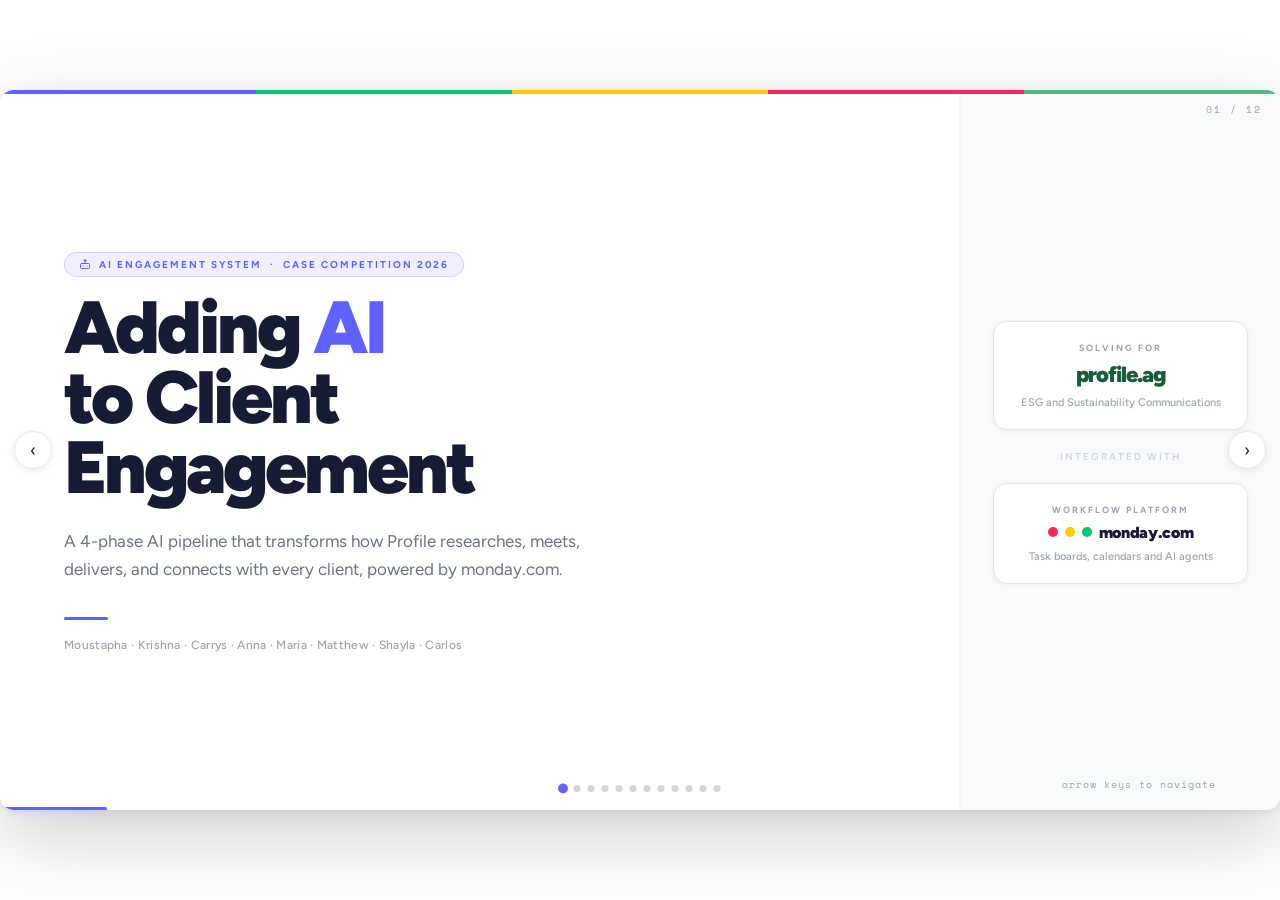
<file: assets/decks/brazil-profile-pitch.html>
<!DOCTYPE html>
<html lang="en">
<head>
<meta charset="UTF-8">
<meta name="viewport" content="width=device-width, initial-scale=1.0">
<title>Adding AI to Client Engagement · Brazil case competition deck · Matthew Sullivan</title>
<meta name="robots" content="noindex">
<link rel="preconnect" href="https://fonts.googleapis.com">
<link href="https://fonts.googleapis.com/css2?family=Figtree:wght@300;400;500;600;700;800;900&family=Space+Mono:wght@700&display=swap" rel="stylesheet">
<style>
*, *::before, *::after { box-sizing: border-box; margin: 0; padding: 0; }

:root {
  --mon-dark:    #181B34;
  --mon-purple:  #6161FF;
  --mon-light:   #F0F3FF;
  --mon-green:   #00CA72;
  --mon-yellow:  #FFCC00;
  --mon-red:     #FB275D;
  --pro-green:   #1A5C3A;
  --pro-mint:    #52B788;
  --pro-dark:    #0F2D1F;
  --white:       #FFFFFF;
  --gray-50:     #F9FAFB;
  --gray-100:    #F3F4F6;
  --gray-200:    #E5E7EB;
  --gray-300:    #D1D5DB;
  --gray-400:    #9CA3AF;
  --gray-500:    #6B7280;
  --gray-600:    #4B5563;
  --gray-700:    #374151;
  --gray-800:    #1F2937;
  --slide-w: 1280px;
  --slide-h: 720px;
}

html, body {
  width: 100%; height: 100%;
  background: transparent;
  display: flex; align-items: center; justify-content: center;
  font-family: 'Figtree', sans-serif;
  overflow: hidden;
  user-select: none;
}

#deck {
  position: absolute; left: 50%; top: 50%; transform-origin: 50% 50%;
  transform: translate(-50%, -50%) scale(var(--fit, 1));
  flex: none;
  width: var(--slide-w);
  height: var(--slide-h);
  overflow: hidden;
  border-radius: 14px;
  box-shadow: 0 24px 80px rgba(0,0,0,0.2), 0 2px 6px rgba(0,0,0,0.08);
}

.slide {
  position: absolute; inset: 0;
  width: 100%; height: 100%;
  opacity: 0;
  pointer-events: none;
  transition: opacity 0.5s cubic-bezier(.4,0,.2,1), transform 0.5s cubic-bezier(.4,0,.2,1);
  transform: translateX(50px);
  display: flex; flex-direction: column;
  overflow: hidden;
  background: var(--white);
}
.slide.active  { opacity: 1; pointer-events: all; transform: translateX(0); }
.slide.exit    { opacity: 0; transform: translateX(-50px); }

.top-bar { height: 4px; width: 100%; flex-shrink: 0; display: flex; }
.top-bar span { flex: 1; }

#progress-bar {
  position: absolute; bottom: 0; left: 0; height: 3px;
  background: var(--mon-purple);
  transition: width 0.4s ease;
  z-index: 100; border-radius: 0 2px 2px 0;
}
#nav-dots {
  position: absolute; bottom: 18px; left: 50%;
  transform: translateX(-50%);
  display: flex; gap: 7px; z-index: 100;
}
.dot {
  width: 7px; height: 7px; border-radius: 50%;
  background: var(--gray-300);
  cursor: pointer; transition: all 0.25s;
}
.dot.active { background: var(--mon-purple); transform: scale(1.4); }

.nav-arrow {
  position: absolute; top: 50%; transform: translateY(-50%);
  z-index: 100;
  background: rgba(255,255,255,0.95);
  border: 1px solid var(--gray-200);
  color: var(--mon-dark);
  width: 38px; height: 38px; border-radius: 50%;
  display: flex; align-items: center; justify-content: center;
  cursor: pointer; font-size: 17px;
  transition: all 0.2s;
  box-shadow: 0 2px 8px rgba(0,0,0,0.08);
}
.nav-arrow:hover { background: var(--mon-purple); color: white; border-color: var(--mon-purple); }
#nav-prev { left: 14px; }
#nav-next { right: 14px; }

#slide-counter {
  position: absolute; top: 12px; right: 18px; z-index: 100;
  font-family: 'Space Mono', monospace;
  font-size: 10px; color: var(--gray-400); letter-spacing: 2px;
}
.presenter-tag {
  position: absolute; bottom: 18px; left: 64px;
  font-size: 10px; color: var(--gray-400);
  letter-spacing: 1px; font-weight: 600; text-transform: uppercase;
}
#hint {
  position: absolute; bottom: 18px; right: 64px;
  font-size: 10px; color: var(--gray-400);
  letter-spacing: 1px; z-index: 100;
  font-family: 'Space Mono', monospace;
}

/* shared */
.eyebrow {
  font-size: 10px; font-weight: 700;
  letter-spacing: 3px; text-transform: uppercase; margin-bottom: 10px;
}
.slide-title {
  font-size: 50px; font-weight: 900;
  line-height: 1.02; letter-spacing: -2px; color: var(--mon-dark);
}
.slide-header { padding: 30px 64px 0; }

.tag-pill {
  display: inline-flex; align-items: center; gap: 8px;
  border-radius: 100px; padding: 5px 14px;
  font-size: 10px; font-weight: 700;
  letter-spacing: 2px; text-transform: uppercase;
  width: fit-content; margin-bottom: 16px;
}
.tag-purple { background: rgba(97,97,255,0.1); color: var(--mon-purple); border: 1px solid rgba(97,97,255,0.22); }
.tag-green  { background: rgba(0,202,114,0.1); color: #008F4F; border: 1px solid rgba(0,202,114,0.28); }
.tag-red    { background: rgba(251,39,93,0.1); color: var(--mon-red); border: 1px solid rgba(251,39,93,0.22); }
.tag-mint   { background: rgba(82,183,136,0.1); color: var(--pro-green); border: 1px solid rgba(82,183,136,0.28); }

/* ═══ SLIDE 1 ═══ */
#s1 { background: var(--white); }
.s1-layout { display: flex; flex: 1; }
.s1-left {
  flex: 1; padding: 50px 60px 50px 64px;
  display: flex; flex-direction: column; justify-content: center;
  border-right: 1px solid var(--gray-100);
}
.s1-right {
  width: 320px; background: var(--gray-50);
  border-left: 1px solid var(--gray-100);
  display: flex; flex-direction: column; align-items: center;
  justify-content: center; gap: 20px; padding: 36px 32px;
}
.s1-headline {
  font-size: 74px; font-weight: 900;
  color: var(--mon-dark); line-height: 0.95; letter-spacing: -3px; margin-bottom: 6px;
}
.s1-headline .purple { color: var(--mon-purple); }
.s1-sub {
  font-size: 17px; color: var(--gray-500);
  line-height: 1.65; max-width: 520px; margin-top: 18px; margin-bottom: 34px;
}
.s1-divider { width: 44px; height: 3px; background: var(--mon-purple); border-radius: 2px; margin-bottom: 18px; }
.s1-team { font-size: 12px; color: var(--gray-400); letter-spacing: 0.3px; font-weight: 500; }

.brand-card {
  background: var(--white); border: 1px solid var(--gray-200);
  border-radius: 14px; padding: 20px 22px; width: 100%;
  display: flex; flex-direction: column; align-items: center; gap: 8px;
  box-shadow: 0 1px 6px rgba(0,0,0,0.05);
}
.brand-label { font-size: 9px; font-weight: 700; letter-spacing: 2px; text-transform: uppercase; color: var(--gray-400); }
.brand-name-pro { font-size: 22px; font-weight: 900; color: var(--pro-green); letter-spacing: -0.5px; }
.brand-sub { font-size: 11px; color: var(--gray-400); font-weight: 500; text-align: center; }
.x-sep { font-size: 10px; color: var(--gray-300); letter-spacing: 2px; font-weight: 600; }
.mon-row { display: flex; align-items: center; gap: 7px; }
.mon-dot-sm { width: 10px; height: 10px; border-radius: 50%; }
.mon-word { font-size: 16px; font-weight: 900; color: var(--mon-dark); letter-spacing: -0.3px; }

/* ═══ SLIDE 2 ═══ */
.stat-grid {
  display: grid; grid-template-columns: repeat(4,1fr);
  gap: 14px; padding: 24px 64px 0; flex: 1;
}
.stat-card {
  border: 1px solid var(--gray-200); border-radius: 13px;
  padding: 22px 20px; display: flex; flex-direction: column; gap: 8px;
  position: relative; overflow: hidden; background: var(--white);
}
.stat-card::before { content:''; position:absolute; top:0; left:0; right:0; height:3px; }
.stat-card:nth-child(1)::before { background: var(--mon-purple); }
.stat-card:nth-child(2)::before { background: var(--pro-mint); }
.stat-card:nth-child(3)::before { background: var(--mon-yellow); }
.stat-card:nth-child(4)::before { background: var(--mon-green); }
.stat-icon-box {
  width: 36px; height: 36px; border-radius: 9px;
  display: flex; align-items: center; justify-content: center; margin-bottom: 4px;
}
.stat-val { font-size: 40px; font-weight: 900; color: var(--mon-dark); letter-spacing: -1.5px; }
.stat-label { font-size: 13.5px; color: var(--gray-500); line-height: 1.5; font-weight: 500; }
.client-strip {
  padding: 16px 64px; font-size: 12px; color: var(--gray-400);
  border-top: 1px solid var(--gray-100); margin-top: 14px;
}
.client-strip strong { color: var(--gray-700); }
.tagline-bar { background: var(--pro-dark); padding: 18px 64px; font-size: 16px; color: var(--pro-mint); font-weight: 600; font-style: italic; }

/* ═══ SLIDE 3 ═══ */
.s3-body { display: flex; flex: 1; overflow: hidden; }
.half-left {
  width: 42%; padding: 48px 44px 48px 64px;
  display: flex; flex-direction: column; justify-content: center;
  border-right: 1px solid var(--gray-100);
}
.half-right {
  flex: 1; padding: 48px 64px 48px 44px;
  display: flex; flex-direction: column; justify-content: center; gap: 16px;
}
.prob-headline {
  font-size: 58px; font-weight: 900; color: var(--mon-dark);
  line-height: 1.0; letter-spacing: -2.5px; margin-top: 10px;
}
.prob-headline .red { color: var(--mon-red); }
.prob-sub { font-size: 14px; color: var(--gray-500); line-height: 1.65; margin-top: 14px; }
.pain-row {
  background: var(--gray-50); border: 1px solid var(--gray-200);
  border-left: 3px solid var(--mon-red); border-radius: 11px;
  padding: 16px 18px; display: flex; gap: 14px; align-items: flex-start;
}
.pain-row.yr { border-left-color: var(--mon-yellow); }
.pain-row.pu { border-left-color: var(--mon-purple); }
.pain-icon-box {
  width: 34px; height: 34px; border-radius: 8px;
  display: flex; align-items: center; justify-content: center; flex-shrink: 0; margin-top: 1px;
}
.pain-title { font-size: 16px; font-weight: 700; color: var(--mon-dark); margin-bottom: 3px; }
.pain-desc { font-size: 13.5px; color: var(--gray-500); line-height: 1.55; }

/* ═══ SLIDE 4 ═══ */
.phase-pipeline {
  display: grid; grid-template-columns: repeat(4,1fr);
  gap: 14px; flex: 1; padding: 22px 64px 50px;
}
.phase-col { display: flex; flex-direction: column; gap: 10px; position: relative; }
.phase-col:not(:last-child)::after {
  content: '';
  position: absolute; right: -10px; top: 52px;
  width: 0; height: 0;
  border-top: 6px solid transparent;
  border-bottom: 6px solid transparent;
  border-left: 8px solid var(--gray-300);
  z-index: 2;
}
.phase-num {
  font-family: 'Space Mono', monospace;
  font-size: 10px; font-weight: 700; letter-spacing: 2px;
  padding-bottom: 8px; border-bottom: 2px solid; width: fit-content;
}
.phase-col:nth-child(1) .phase-num { color: var(--mon-purple); border-color: var(--mon-purple); }
.phase-col:nth-child(2) .phase-num { color: #008F4F; border-color: var(--mon-green); }
.phase-col:nth-child(3) .phase-num { color: #8A6A00; border-color: var(--mon-yellow); }
.phase-col:nth-child(4) .phase-num { color: var(--mon-red); border-color: var(--mon-red); }
.phase-card {
  background: var(--gray-50); border: 1px solid var(--gray-200);
  border-radius: 13px; padding: 22px 20px; flex: 1;
  display: flex; flex-direction: column; gap: 10px;
  position: relative; overflow: hidden;
}
.phase-card::before { content:''; position:absolute; top:0; left:0; right:0; height:3px; }
.phase-col:nth-child(1) .phase-card::before { background: var(--mon-purple); }
.phase-col:nth-child(2) .phase-card::before { background: var(--mon-green); }
.phase-col:nth-child(3) .phase-card::before { background: var(--mon-yellow); }
.phase-col:nth-child(4) .phase-card::before { background: var(--mon-red); }
.phase-icon-box {
  width: 38px; height: 38px; border-radius: 9px;
  display: flex; align-items: center; justify-content: center; margin-bottom: 2px;
}
.phase-name { font-size: 18px; font-weight: 800; color: var(--mon-dark); letter-spacing: -0.4px; }
.phase-blurb { font-size: 13.5px; color: var(--gray-500); line-height: 1.55; }
.pipeline-note { padding: 0 64px 46px; font-size: 12px; color: var(--gray-400); font-style: italic; }

/* ═══ SLIDES 5-8 two-column ═══ */
.two-main { display: flex; flex: 1; overflow: hidden; }
.col-left {
  padding: 48px 44px 48px 64px;
  display: flex; flex-direction: column; justify-content: center;
  border-right: 1px solid var(--gray-100);
}
.col-left.w48 { width: 48%; }
.col-left.w44 { width: 44%; }
.col-right {
  flex: 1; padding: 48px 64px 48px 44px;
  display: flex; flex-direction: column; justify-content: center;
}
.col-right.center { align-items: center; justify-content: center; }

.phase-title {
  font-size: 52px; font-weight: 900; color: var(--mon-dark);
  line-height: 0.97; letter-spacing: -2px; margin-bottom: 12px;
}
.phase-desc { font-size: 16px; color: var(--gray-500); line-height: 1.65; margin-bottom: 22px; }

.step-list { display: flex; flex-direction: column; gap: 13px; }
.step-item { display: flex; gap: 11px; align-items: flex-start; }
.step-num {
  width: 24px; height: 24px; border-radius: 50%;
  background: var(--mon-purple);
  display: flex; align-items: center; justify-content: center;
  font-size: 11px; font-weight: 700; color: white;
  flex-shrink: 0; margin-top: 1px;
}
.step-text { font-size: 15px; color: var(--gray-700); line-height: 1.5; padding-top: 1px; }

.output-card { background: var(--gray-50); border: 1px solid var(--gray-200); border-radius: 13px; overflow: hidden; }
.output-hdr {
  background: var(--mon-purple); padding: 12px 18px;
  font-size: 10px; font-weight: 700; color: white; letter-spacing: 2px; text-transform: uppercase;
}
.output-body { padding: 20px; display: flex; flex-direction: column; gap: 13px; }
.output-row { display: flex; gap: 10px; align-items: center; }
.output-text { font-size: 14px; color: var(--gray-700); }

/* slide 6 */
.two-col-body {
  display: grid; grid-template-columns: 1fr 1fr;
  gap: 18px; padding: 22px 64px 44px; flex: 1;
}
.feat-block {
  background: var(--gray-50); border: 1px solid var(--gray-200);
  border-radius: 13px; padding: 22px;
  display: flex; flex-direction: column; gap: 14px;
  position: relative; overflow: hidden;
}
.feat-block::before { content:''; position:absolute; top:0; left:0; right:0; height:3px; }
.feat-block.fp::before { background: var(--mon-purple); }
.feat-block.fg::before { background: var(--mon-green); }
.block-label { font-size: 10px; font-weight: 700; letter-spacing: 2.5px; text-transform: uppercase; color: var(--gray-400); }
.block-items { display: flex; flex-direction: column; gap: 12px; }
.block-item { display: flex; gap: 11px; align-items: flex-start; }
.block-icon-box {
  width: 30px; height: 30px; border-radius: 7px;
  display: flex; align-items: center; justify-content: center; flex-shrink: 0;
}
.block-item-text { font-size: 15px; color: var(--gray-700); line-height: 1.5; padding-top: 4px; }
.capture-list { display: flex; flex-direction: column; gap: 8px; }
.cap-row {
  display: flex; align-items: center; gap: 11px;
  background: white; border: 1px solid var(--gray-200);
  border-radius: 7px; padding: 11px 14px;
  font-size: 14.5px; color: var(--gray-700);
}

/* slide 7 */
.dash-grid {
  display: grid; grid-template-columns: repeat(3,1fr);
  grid-template-rows: 1fr 1fr;
  gap: 13px; padding: 18px 64px 44px; flex: 1;
}
.dash-card {
  background: var(--gray-50); border: 1px solid var(--gray-200);
  border-radius: 12px; padding: 20px 20px;
  display: flex; flex-direction: column; gap: 9px;
  position: relative; overflow: hidden;
}
.dash-card::after { content:''; position:absolute; left:0; top:0; bottom:0; width:3px; }
.dash-card:nth-child(1)::after { background: var(--mon-purple); }
.dash-card:nth-child(2)::after { background: var(--mon-green); }
.dash-card:nth-child(3)::after { background: var(--mon-yellow); }
.dash-card:nth-child(4)::after { background: var(--mon-red); }
.dash-card:nth-child(5)::after { background: var(--pro-mint); }
.dash-card:nth-child(6)::after { background: var(--mon-purple); }
.dash-icon-box {
  width: 34px; height: 34px; border-radius: 8px;
  display: flex; align-items: center; justify-content: center;
}
.dash-title { font-size: 17px; font-weight: 800; color: var(--mon-dark); }
.dash-desc { font-size: 13.5px; color: var(--gray-500); line-height: 1.5; }

/* slide 8 */
.agent-quote {
  font-size: 36px; font-weight: 900; color: var(--mon-dark);
  line-height: 1.15; letter-spacing: -1px; margin-top: 12px;
}
.agent-quote em { color: var(--mon-purple); font-style: normal; }
.agent-sub { font-size: 16px; color: var(--gray-500); line-height: 1.65; margin-top: 12px; margin-bottom: 20px; }
.mon-badge {
  display: inline-flex; align-items: center; gap: 9px;
  background: var(--mon-light); border: 1px solid rgba(97,97,255,0.18);
  border-radius: 100px; padding: 7px 14px; width: fit-content;
}
.mon-badge-dots { display: flex; gap: 5px; }
.mon-badge-dots span { width: 8px; height: 8px; border-radius: 50%; display: block; }
.mon-badge-label { font-size: 10.5px; font-weight: 700; color: var(--mon-purple); }
.agent-item {
  background: var(--gray-50); border: 1px solid var(--gray-200);
  border-radius: 11px; padding: 15px 16px;
  display: flex; gap: 13px; align-items: flex-start;
}
.agent-icon-box {
  width: 34px; height: 34px; border-radius: 8px;
  display: flex; align-items: center; justify-content: center; flex-shrink: 0;
}
.agent-title { font-size: 15px; font-weight: 700; color: var(--mon-dark); margin-bottom: 2px; }
.agent-desc { font-size: 13px; color: var(--gray-500); line-height: 1.4; }

/* slide 9 */
.client-features { display: flex; flex-direction: column; gap: 12px; margin-top: 20px; }
.cf-row { display: flex; gap: 11px; align-items: center; }
.cf-dot { width: 7px; height: 7px; border-radius: 50%; flex-shrink: 0; }
.cf-text { font-size: 15.5px; color: var(--gray-700); }
.mock-db {
  background: white; border-radius: 12px; overflow: hidden;
  width: 430px; box-shadow: 0 6px 32px rgba(0,0,0,0.1), 0 0 0 1px var(--gray-200);
}
.mock-hdr {
  background: var(--pro-dark); padding: 13px 18px;
  display: flex; align-items: center; justify-content: space-between;
}
.mock-cname { font-size: 13px; font-weight: 800; color: white; }
.mock-logo  { font-size: 10px; font-weight: 700; color: var(--pro-mint); letter-spacing: 1px; }
.mock-body  { padding: 12px; display: flex; flex-direction: column; gap: 7px; }
.mock-sec   { border-radius: 7px; overflow: hidden; border: 1px solid var(--gray-200); }
.mock-sec-hdr {
  background: var(--gray-50); padding: 7px 11px;
  font-size: 10px; font-weight: 700; color: var(--gray-500);
  letter-spacing: 1px; text-transform: uppercase;
  display: flex; align-items: center; gap: 6px;
}
.mock-sec-body { padding: 7px 11px; font-size: 11px; color: #374151; line-height: 1.5; }
.mock-actions {
  display: grid; grid-template-columns: 1fr 1fr;
  gap: 8px; padding: 10px 12px 12px;
}
.mock-btn { padding: 9px; border-radius: 7px; font-size: 12.5px; font-weight: 700; text-align: center; }
.mock-btn.acc { background: var(--mon-green); color: var(--mon-dark); }
.mock-btn.dec { background: #FEE2E2; color: #DC2626; }

/* slide 10 */
.why-grid {
  display: grid; grid-template-columns: repeat(3,1fr);
  gap: 16px; padding: 24px 64px 48px; flex: 1;
}
.why-card {
  background: var(--gray-50); border: 1px solid var(--gray-200);
  border-radius: 14px; padding: 28px 24px;
  display: flex; flex-direction: column; gap: 13px; position: relative; overflow: hidden;
}
.why-card::before { content:''; position:absolute; top:0; left:0; right:0; height:4px; }
.why-card:nth-child(1)::before { background: var(--mon-purple); }
.why-card:nth-child(2)::before { background: var(--pro-mint); }
.why-card:nth-child(3)::before { background: var(--mon-yellow); }
.why-icon-box {
  width: 42px; height: 42px; border-radius: 11px;
  display: flex; align-items: center; justify-content: center;
}
.why-title { font-size: 23px; font-weight: 800; color: var(--mon-dark); letter-spacing: -0.6px; }
.why-desc { font-size: 14.5px; color: var(--gray-500); line-height: 1.65; }

/* slide 11 */
.roadmap-grid {
  display: grid; grid-template-columns: repeat(3,1fr);
  gap: 16px; padding: 24px 64px 48px; flex: 1;
}
.rm-phase { border-radius: 12px; overflow: hidden; border: 1px solid var(--gray-200); display: flex; flex-direction: column; }
.rm-hdr { padding: 16px 20px; }
.rm-phase:nth-child(1) .rm-hdr { background: var(--mon-purple); }
.rm-phase:nth-child(2) .rm-hdr { background: var(--mon-yellow); }
.rm-phase:nth-child(3) .rm-hdr { background: var(--mon-green); }
.rm-label { font-size: 12px; font-weight: 800; letter-spacing: 0.5px; text-transform: uppercase; }
.rm-phase:nth-child(1) .rm-label { color: white; }
.rm-phase:nth-child(2) .rm-label, .rm-phase:nth-child(3) .rm-label { color: var(--mon-dark); }
.rm-time { font-size: 10px; font-family: 'Space Mono', monospace; margin-top: 2px; }
.rm-phase:nth-child(1) .rm-time { color: rgba(255,255,255,0.6); }
.rm-phase:nth-child(2) .rm-time, .rm-phase:nth-child(3) .rm-time { color: rgba(24,27,52,0.5); }
.rm-body { background: var(--gray-50); padding: 16px 20px; flex: 1; display: flex; flex-direction: column; gap: 9px; }
.rm-phase-title { font-size: 17px; font-weight: 800; color: var(--mon-dark); margin-bottom: 3px; }
.rm-item { display: flex; gap: 9px; align-items: flex-start; font-size: 12.5px; color: var(--gray-500); line-height: 1.5; }
.rm-dot { width: 5px; height: 5px; border-radius: 50%; background: var(--gray-300); flex-shrink: 0; margin-top: 6px; }

/* slide 12 */
.team-grid {
  display: grid; grid-template-columns: repeat(4,1fr);
  gap: 12px; padding: 24px 64px 48px; flex: 1;
}
.team-card {
  background: var(--gray-50); border: 1px solid var(--gray-200);
  border-radius: 13px; padding: 20px 14px;
  display: flex; flex-direction: column; align-items: center; gap: 10px; text-align: center;
}
.avatar {
  width: 50px; height: 50px; border-radius: 50%;
  display: flex; align-items: center; justify-content: center;
  font-size: 19px; font-weight: 900; color: white;
}
.member-name { font-size: 14.5px; font-weight: 800; color: var(--mon-dark); }
.member-role { font-size: 11px; color: var(--gray-500); line-height: 1.4; font-weight: 500; }

/* slide 13 */
.closing-layout {
  flex: 1; display: flex; align-items: center; justify-content: center;
  flex-direction: column; text-align: center; padding: 0 100px; gap: 16px;
}
.closing-eye { font-size: 10px; letter-spacing: 3px; text-transform: uppercase; color: var(--mon-purple); font-weight: 700; }
.closing-head {
  font-size: 68px; font-weight: 900; color: var(--mon-dark);
  line-height: 0.97; letter-spacing: -2.5px;
}
.closing-head .purple { color: var(--mon-purple); }
.closing-sub { font-size: 20px; color: var(--gray-500); max-width: 620px; line-height: 1.65; }
.closing-div { width: 44px; height: 3px; background: var(--mon-purple); border-radius: 2px; margin: 2px auto; }
.closing-dots { display: flex; gap: 9px; }
.cdot { width: 12px; height: 12px; border-radius: 50%; }
.closing-team { font-size: 12px; color: var(--gray-400); letter-spacing: 0.3px; margin-top: 4px; }

/* animations */
@keyframes fadeUp {
  from { opacity: 0; transform: translateY(16px); }
  to   { opacity: 1; transform: translateY(0); }
}
.slide.active .a1 { animation: fadeUp 0.42s 0.04s both; }
.slide.active .a2 { animation: fadeUp 0.42s 0.12s both; }
.slide.active .a3 { animation: fadeUp 0.42s 0.20s both; }
.slide.active .a4 { animation: fadeUp 0.42s 0.28s both; }
.slide.active .a5 { animation: fadeUp 0.42s 0.36s both; }
.slide.active .a6 { animation: fadeUp 0.42s 0.44s both; }
</style>
</head>
<body>
<div id="deck">

<!-- SLIDE 1: COVER -->
<div class="slide active" id="s1">
  <div class="top-bar">
    <span style="background:var(--mon-purple)"></span>
    <span style="background:var(--mon-green)"></span>
    <span style="background:var(--mon-yellow)"></span>
    <span style="background:var(--mon-red)"></span>
    <span style="background:var(--pro-mint)"></span>
  </div>
  <div class="s1-layout">
    <div class="s1-left">
      <div class="tag-pill tag-purple a1">
        <svg xmlns="http://www.w3.org/2000/svg" viewBox="0 0 24 24" fill="none" stroke="currentColor" stroke-width="2" stroke-linecap="round" stroke-linejoin="round" style="width:12px;height:12px"><rect x="3" y="11" width="18" height="10" rx="2"/><circle cx="12" cy="5" r="2"/><path d="M12 7v4"/><line x1="8" y1="16" x2="8" y2="16"/><line x1="16" y1="16" x2="16" y2="16"/></svg>
        AI Engagement System &nbsp;·&nbsp; Case Competition 2026
      </div>
      <div class="s1-headline a2">Adding <span class="purple">AI</span><br>to Client<br>Engagement</div>
      <div class="s1-sub a3">A 4-phase AI pipeline that transforms how Profile researches, meets, delivers, and connects with every client, powered by monday.com.</div>
      <div class="s1-divider a4"></div>
      <div class="s1-team a4">Moustapha · Krishna · Carrys · Anna · Maria · Matthew · Shayla · Carlos</div>
    </div>
    <div class="s1-right a3">
      <div class="brand-card">
        <div class="brand-label">Solving for</div>
        <div style="font-size:22px;font-weight:900;color:var(--pro-green);letter-spacing:-1px;">profile.ag</div>
        <div class="brand-sub">ESG and Sustainability Communications</div>
      </div>
      <div class="x-sep">INTEGRATED WITH</div>
      <div class="brand-card">
        <div class="brand-label">Workflow Platform</div>
        <div class="mon-row">
          <div class="mon-dot-sm" style="background:var(--mon-red)"></div>
          <div class="mon-dot-sm" style="background:var(--mon-yellow)"></div>
          <div class="mon-dot-sm" style="background:var(--mon-green)"></div>
          <div class="mon-word">monday.com</div>
        </div>
        <div class="brand-sub">Task boards, calendars and AI agents</div>
      </div>
    </div>
  </div>
</div>

<!-- SLIDE 2: WHO IS PROFILE -->
<div class="slide" id="s2">
  <div class="top-bar"><span style="background:var(--pro-mint);flex:1"></span></div>
  <div class="slide-header">
    <div class="eyebrow a1" style="color:var(--pro-green)">WHO WE ARE SOLVING FOR</div>
    <div class="slide-title a2">Profile: ESG and Sustainability Communications</div>
  </div>
  <div class="stat-grid a3">
    <div class="stat-card">
      <div class="stat-icon-box" style="background:rgba(97,97,255,0.1)"><svg xmlns="http://www.w3.org/2000/svg" viewBox="0 0 24 24" fill="none" stroke="currentColor" stroke-width="2" stroke-linecap="round" stroke-linejoin="round" style="width:17px;height:17px;color:var(--mon-purple)"><rect x="3" y="4" width="18" height="18" rx="2" ry="2"/><line x1="16" y1="2" x2="16" y2="6"/><line x1="8" y1="2" x2="8" y2="6"/><line x1="3" y1="10" x2="21" y2="10"/></svg></div>
      <div class="stat-val">2013</div>
      <div class="stat-label">Founded by journalist Rodrigo V Cunha. Built on ESG from day one.</div>
    </div>
    <div class="stat-card">
      <div class="stat-icon-box" style="background:rgba(82,183,136,0.1)"><svg xmlns="http://www.w3.org/2000/svg" viewBox="0 0 24 24" fill="none" stroke="currentColor" stroke-width="2" stroke-linecap="round" stroke-linejoin="round" style="width:17px;height:17px;color:var(--pro-green)"><circle cx="12" cy="8" r="6"/><path d="M15.477 12.89 17 22l-5-3-5 3 1.523-9.11"/></svg></div>
      <div class="stat-val">B Corp</div>
      <div class="stat-label">Certified 2019. First among communications agencies in Brazil and globally.</div>
    </div>
    <div class="stat-card">
      <div class="stat-icon-box" style="background:rgba(255,204,0,0.12)"><svg xmlns="http://www.w3.org/2000/svg" viewBox="0 0 24 24" fill="none" stroke="currentColor" stroke-width="2" stroke-linecap="round" stroke-linejoin="round" style="width:17px;height:17px;color:#8A6A00"><line x1="18" y1="20" x2="18" y2="10"/><line x1="12" y1="20" x2="12" y2="4"/><line x1="6" y1="20" x2="6" y2="14"/></svg></div>
      <div class="stat-val">4 of 5</div>
      <div class="stat-label">Top Merco Social Responsibility brands in their portfolio.</div>
    </div>
    <div class="stat-card">
      <div class="stat-icon-box" style="background:rgba(0,202,114,0.1)"><svg xmlns="http://www.w3.org/2000/svg" viewBox="0 0 24 24" fill="none" stroke="currentColor" stroke-width="2" stroke-linecap="round" stroke-linejoin="round" style="width:17px;height:17px;color:#008F4F"><path d="M11 20A7 7 0 0 1 9.8 6.1C15.5 5 17 4.48 19 2c1 2 2 4.18 2 8 0 5.5-4.78 10-10 10z"/><path d="M2 21c0-3 1.85-5.36 5.08-6C9.5 14.52 12 13 13 12"/></svg></div>
      <div class="stat-val">COP30</div>
      <div class="stat-label">Operating in Belém and Manaus. The Amazon is their strategic focus.</div>
    </div>
  </div>
  <div class="client-strip a4"><strong>Key clients:</strong>&nbsp; Mercado Livre · Natura · Itaú · Ambev · Nestlé · Volkswagen · Yale · UN Foundation · B3 · VLI</div>
  <div class="tagline-bar a5">"Reverberamos ideias que importam" · We reverberate ideas that matter.</div>
</div>

<!-- SLIDE 3: THE PROBLEM -->
<div class="slide" id="s3">
  <div class="top-bar"><span style="background:var(--mon-red);flex:1"></span></div>
  <div class="s3-body">
    <div class="half-left">
      <div class="eyebrow a1" style="color:var(--mon-red)">THE PROBLEM</div>
      <div class="prob-headline a2">Client<br>engagement<br>is <span class="red">broken.</span></div>
      <div class="prob-sub a3">Profile's pre-client process is slow, manual, and disconnected. Before the first call, hours are already wasted and insights keep slipping through.</div>
    </div>
    <div class="half-right">
      <div class="pain-row a2">
        <div class="pain-icon-box" style="background:rgba(251,39,93,0.1)"><svg xmlns="http://www.w3.org/2000/svg" viewBox="0 0 24 24" fill="none" stroke="currentColor" stroke-width="2" stroke-linecap="round" stroke-linejoin="round" style="width:17px;height:17px;color:var(--mon-red)"><circle cx="11" cy="11" r="8"/><line x1="21" y1="21" x2="16.65" y2="16.65"/></svg></div>
        <div>
          <div class="pain-title">Hours of manual research</div>
          <div class="pain-desc">Planners dig through client websites one by one with no structure, no templates, and no consistency across the team.</div>
        </div>
      </div>
      <div class="pain-row yr a3">
        <div class="pain-icon-box" style="background:rgba(255,204,0,0.12)"><svg xmlns="http://www.w3.org/2000/svg" viewBox="0 0 24 24" fill="none" stroke="currentColor" stroke-width="2" stroke-linecap="round" stroke-linejoin="round" style="width:17px;height:17px;color:#8A6A00"><path d="M12 2a3 3 0 0 0-3 3v7a3 3 0 0 0 6 0V5a3 3 0 0 0-3-3z"/><path d="M19 10v2a7 7 0 0 1-14 0v-2"/><line x1="12" y1="19" x2="12" y2="22"/></svg></div>
        <div>
          <div class="pain-title">Meeting insights get lost</div>
          <div class="pain-desc">Notes are scattered, transcriptions are informal, and key client goals disappear between the call and the proposal.</div>
        </div>
      </div>
      <div class="pain-row pu a4">
        <div class="pain-icon-box" style="background:rgba(97,97,255,0.1)"><svg xmlns="http://www.w3.org/2000/svg" viewBox="0 0 24 24" fill="none" stroke="currentColor" stroke-width="2" stroke-linecap="round" stroke-linejoin="round" style="width:17px;height:17px;color:var(--mon-purple)"><path d="m7.5 4.27 9 5.15"/><path d="M21 8a2 2 0 0 0-1-1.73l-7-4a2 2 0 0 0-2 0l-7 4A2 2 0 0 0 3 8v8a2 2 0 0 0 1 1.73l7 4a2 2 0 0 0 2 0l7-4A2 2 0 0 0 21 16Z"/><path d="m3.3 7 8.7 5 8.7-5"/><path d="M12 22V12"/></svg></div>
        <div>
          <div class="pain-title">Delivery is slow and fragmented</div>
          <div class="pain-desc">Strategy, creative concepts, and next steps live in separate tools. The client waits days for a response that should take hours.</div>
        </div>
      </div>
    </div>
  </div>
</div>

<!-- SLIDE 4: SOLUTION OVERVIEW -->
<div class="slide" id="s4">
  <div class="top-bar"><span style="background:var(--mon-purple);flex:1"></span></div>
  <div class="slide-header">
    <div class="eyebrow a1" style="color:var(--mon-purple)">OUR SOLUTION</div>
    <div class="slide-title a2">A 4-Phase AI System for Client Engagement</div>
  </div>
  <div class="phase-pipeline a3">
    <div class="phase-col">
      <div class="phase-num">PHASE 01</div>
      <div class="phase-card">
        <div class="phase-icon-box" style="background:rgba(97,97,255,0.1)"><svg xmlns="http://www.w3.org/2000/svg" viewBox="0 0 24 24" fill="none" stroke="currentColor" stroke-width="2" stroke-linecap="round" stroke-linejoin="round" style="width:19px;height:19px;color:var(--mon-purple)"><circle cx="11" cy="11" r="8"/><line x1="21" y1="21" x2="16.65" y2="16.65"/></svg></div>
        <div class="phase-name">Pre-Meeting Research</div>
        <div class="phase-blurb">AI scrapes the client's website before any call is scheduled, generating a full company brief automatically.</div>
      </div>
    </div>
    <div class="phase-col">
      <div class="phase-num">PHASE 02</div>
      <div class="phase-card">
        <div class="phase-icon-box" style="background:rgba(0,202,114,0.1)"><svg xmlns="http://www.w3.org/2000/svg" viewBox="0 0 24 24" fill="none" stroke="currentColor" stroke-width="2" stroke-linecap="round" stroke-linejoin="round" style="width:19px;height:19px;color:#008F4F"><path d="M12 2a3 3 0 0 0-3 3v7a3 3 0 0 0 6 0V5a3 3 0 0 0-3-3z"/><path d="M19 10v2a7 7 0 0 1-14 0v-2"/><line x1="12" y1="19" x2="12" y2="22"/></svg></div>
        <div class="phase-name">Live Meeting and Transcription</div>
        <div class="phase-blurb">AI joins the call as a silent participant, transcribing everything and tagging goals, pain points, and action items in real time.</div>
      </div>
    </div>
    <div class="phase-col">
      <div class="phase-num">PHASE 03</div>
      <div class="phase-card">
        <div class="phase-icon-box" style="background:rgba(255,204,0,0.12)"><svg xmlns="http://www.w3.org/2000/svg" viewBox="0 0 24 24" fill="none" stroke="currentColor" stroke-width="2" stroke-linecap="round" stroke-linejoin="round" style="width:19px;height:19px;color:#8A6A00"><rect x="3" y="3" width="7" height="9" rx="1"/><rect x="14" y="3" width="7" height="5" rx="1"/><rect x="14" y="12" width="7" height="9" rx="1"/><rect x="3" y="16" width="7" height="5" rx="1"/></svg></div>
        <div class="phase-name">Internal Dashboard</div>
        <div class="phase-blurb">Research and transcript flow into one workspace with strategy, AI art, next steps, and monday.com task creation.</div>
      </div>
    </div>
    <div class="phase-col">
      <div class="phase-num">PHASE 04</div>
      <div class="phase-card">
        <div class="phase-icon-box" style="background:rgba(251,39,93,0.1)"><svg xmlns="http://www.w3.org/2000/svg" viewBox="0 0 24 24" fill="none" stroke="currentColor" stroke-width="2" stroke-linecap="round" stroke-linejoin="round" style="width:19px;height:19px;color:var(--mon-red)"><rect x="2" y="3" width="20" height="14" rx="2"/><line x1="8" y1="21" x2="16" y2="21"/><line x1="12" y1="17" x2="12" y2="21"/></svg></div>
        <div class="phase-name">Client Dashboard</div>
        <div class="phase-blurb">A polished, branded deliverable sent directly to the client with visuals, strategy, a calendar, and a one-click Accept button.</div>
      </div>
    </div>
  </div>
  <div class="pipeline-note a4">Fully integrated from the first search to the client's signed approval.</div>
</div>

<!-- SLIDE 5: PHASE 1 RESEARCH -->
<div class="slide" id="s5">
  <div class="top-bar"><span style="background:var(--mon-purple);flex:1"></span></div>
  <div class="two-main">
    <div class="col-left w48">
      <div class="tag-pill tag-purple a1">Phase 01 · Research</div>
      <div class="phase-title a2">Pre-Meeting<br>Research AI</div>
      <div class="phase-desc a3">Before the first call is scheduled, AI builds a complete client brief so your planner walks in knowing everything.</div>
      <div class="step-list a4">
        <div class="step-item"><div class="step-num">1</div><div class="step-text">AI receives the client's name or website URL</div></div>
        <div class="step-item"><div class="step-num">2</div><div class="step-text">Scrapes their site for mission, ESG positioning, services, and tone of voice</div></div>
        <div class="step-item"><div class="step-num">3</div><div class="step-text">Pulls social presence, press mentions, and competitor landscape</div></div>
        <div class="step-item"><div class="step-num">4</div><div class="step-text">Delivers a structured brief before the first hello</div></div>
      </div>
    </div>
    <div class="col-right a4">
      <div class="output-card">
        <div class="output-hdr">Auto-Generated Client Brief</div>
        <div class="output-body">
          <div class="output-row"><svg xmlns="http://www.w3.org/2000/svg" viewBox="0 0 24 24" fill="none" stroke="currentColor" stroke-width="2" stroke-linecap="round" stroke-linejoin="round" style="width:15px;height:15px;color:var(--mon-green);flex-shrink:0"><path d="M22 11.08V12a10 10 0 1 1-5.93-9.14"/><polyline points="22 4 12 14.01 9 11.01"/></svg><span class="output-text">Company overview and mission statement</span></div>
          <div class="output-row"><svg xmlns="http://www.w3.org/2000/svg" viewBox="0 0 24 24" fill="none" stroke="currentColor" stroke-width="2" stroke-linecap="round" stroke-linejoin="round" style="width:15px;height:15px;color:var(--mon-green);flex-shrink:0"><path d="M22 11.08V12a10 10 0 1 1-5.93-9.14"/><polyline points="22 4 12 14.01 9 11.01"/></svg><span class="output-text">ESG and sustainability positioning</span></div>
          <div class="output-row"><svg xmlns="http://www.w3.org/2000/svg" viewBox="0 0 24 24" fill="none" stroke="currentColor" stroke-width="2" stroke-linecap="round" stroke-linejoin="round" style="width:15px;height:15px;color:var(--mon-green);flex-shrink:0"><path d="M22 11.08V12a10 10 0 1 1-5.93-9.14"/><polyline points="22 4 12 14.01 9 11.01"/></svg><span class="output-text">Key services and market differentiators</span></div>
          <div class="output-row"><svg xmlns="http://www.w3.org/2000/svg" viewBox="0 0 24 24" fill="none" stroke="currentColor" stroke-width="2" stroke-linecap="round" stroke-linejoin="round" style="width:15px;height:15px;color:var(--mon-green);flex-shrink:0"><path d="M22 11.08V12a10 10 0 1 1-5.93-9.14"/><polyline points="22 4 12 14.01 9 11.01"/></svg><span class="output-text">Tone of voice and brand identity</span></div>
          <div class="output-row"><svg xmlns="http://www.w3.org/2000/svg" viewBox="0 0 24 24" fill="none" stroke="currentColor" stroke-width="2" stroke-linecap="round" stroke-linejoin="round" style="width:15px;height:15px;color:var(--mon-green);flex-shrink:0"><path d="M22 11.08V12a10 10 0 1 1-5.93-9.14"/><polyline points="22 4 12 14.01 9 11.01"/></svg><span class="output-text">Competitor landscape and industry context</span></div>
          <div class="output-row"><svg xmlns="http://www.w3.org/2000/svg" viewBox="0 0 24 24" fill="none" stroke="currentColor" stroke-width="2" stroke-linecap="round" stroke-linejoin="round" style="width:15px;height:15px;color:var(--mon-green);flex-shrink:0"><path d="M22 11.08V12a10 10 0 1 1-5.93-9.14"/><polyline points="22 4 12 14.01 9 11.01"/></svg><span class="output-text">Recommended talking points for the meeting</span></div>
        </div>
      </div>
    </div>
  </div>
</div>

<!-- SLIDE 6: PHASE 2 MEETING -->
<div class="slide" id="s6">
  <div class="top-bar"><span style="background:var(--mon-green);flex:1"></span></div>
  <div class="slide-header">
    <div class="eyebrow a1" style="color:#008F4F">Phase 02 · Meeting</div>
    <div class="slide-title a2">The Meeting: AI Joins the Room</div>
  </div>
  <div class="two-col-body a3">
    <div class="feat-block fp">
      <div class="block-label">During the Call</div>
      <div class="block-items">
        <div class="block-item">
          <div class="block-icon-box" style="background:rgba(97,97,255,0.1)"><svg xmlns="http://www.w3.org/2000/svg" viewBox="0 0 24 24" fill="none" stroke="currentColor" stroke-width="2" stroke-linecap="round" stroke-linejoin="round" style="width:15px;height:15px;color:var(--mon-purple)"><polygon points="11 5 6 9 2 9 2 15 6 15 11 19 11 5"/><line x1="23" y1="9" x2="17" y2="15"/><line x1="17" y1="9" x2="23" y2="15"/></svg></div>
          <div class="block-item-text">AI joins as a silent participant with no friction for the client</div>
        </div>
        <div class="block-item">
          <div class="block-icon-box" style="background:rgba(97,97,255,0.1)"><svg xmlns="http://www.w3.org/2000/svg" viewBox="0 0 24 24" fill="none" stroke="currentColor" stroke-width="2" stroke-linecap="round" stroke-linejoin="round" style="width:15px;height:15px;color:var(--mon-purple)"><polygon points="13 2 3 14 12 14 11 22 21 10 12 10 13 2"/></svg></div>
          <div class="block-item-text">Real-time transcription captures every word as it is spoken</div>
        </div>
        <div class="block-item">
          <div class="block-icon-box" style="background:rgba(97,97,255,0.1)"><svg xmlns="http://www.w3.org/2000/svg" viewBox="0 0 24 24" fill="none" stroke="currentColor" stroke-width="2" stroke-linecap="round" stroke-linejoin="round" style="width:15px;height:15px;color:var(--mon-purple)"><circle cx="12" cy="12" r="10"/><circle cx="12" cy="12" r="6"/><circle cx="12" cy="12" r="2"/></svg></div>
          <div class="block-item-text">Flags client goals, pain points, and priority phrases automatically</div>
        </div>
        <div class="block-item">
          <div class="block-icon-box" style="background:rgba(97,97,255,0.1)"><svg xmlns="http://www.w3.org/2000/svg" viewBox="0 0 24 24" fill="none" stroke="currentColor" stroke-width="2" stroke-linecap="round" stroke-linejoin="round" style="width:15px;height:15px;color:var(--mon-purple)"><line x1="12" y1="17" x2="12" y2="22"/><path d="M5 17h14v-1.76a2 2 0 0 0-1.11-1.79l-1.78-.9A2 2 0 0 1 15 10.76V6h1a2 2 0 0 0 0-4H8a2 2 0 0 0 0 4h1v4.76a2 2 0 0 1-1.11 1.79l-1.78.9A2 2 0 0 0 5 15.24Z"/></svg></div>
          <div class="block-item-text">Tags agreed action items before the call even ends</div>
        </div>
      </div>
    </div>
    <div class="feat-block fg">
      <div class="block-label">What Gets Captured</div>
      <div class="capture-list">
        <div class="cap-row"><svg xmlns="http://www.w3.org/2000/svg" viewBox="0 0 24 24" fill="none" stroke="currentColor" stroke-width="2" stroke-linecap="round" stroke-linejoin="round" style="width:13px;height:13px;color:#008F4F;flex-shrink:0"><line x1="5" y1="12" x2="19" y2="12"/><polyline points="12 5 19 12 12 19"/></svg>Full meeting transcript</div>
        <div class="cap-row"><svg xmlns="http://www.w3.org/2000/svg" viewBox="0 0 24 24" fill="none" stroke="currentColor" stroke-width="2" stroke-linecap="round" stroke-linejoin="round" style="width:13px;height:13px;color:#008F4F;flex-shrink:0"><line x1="5" y1="12" x2="19" y2="12"/><polyline points="12 5 19 12 12 19"/></svg>Client goals and expectations</div>
        <div class="cap-row"><svg xmlns="http://www.w3.org/2000/svg" viewBox="0 0 24 24" fill="none" stroke="currentColor" stroke-width="2" stroke-linecap="round" stroke-linejoin="round" style="width:13px;height:13px;color:#008F4F;flex-shrink:0"><line x1="5" y1="12" x2="19" y2="12"/><polyline points="12 5 19 12 12 19"/></svg>Key quotes in the client's exact language</div>
        <div class="cap-row"><svg xmlns="http://www.w3.org/2000/svg" viewBox="0 0 24 24" fill="none" stroke="currentColor" stroke-width="2" stroke-linecap="round" stroke-linejoin="round" style="width:13px;height:13px;color:#008F4F;flex-shrink:0"><line x1="5" y1="12" x2="19" y2="12"/><polyline points="12 5 19 12 12 19"/></svg>Challenges and pain points</div>
        <div class="cap-row"><svg xmlns="http://www.w3.org/2000/svg" viewBox="0 0 24 24" fill="none" stroke="currentColor" stroke-width="2" stroke-linecap="round" stroke-linejoin="round" style="width:13px;height:13px;color:#008F4F;flex-shrink:0"><line x1="5" y1="12" x2="19" y2="12"/><polyline points="12 5 19 12 12 19"/></svg>Budget signals and timeline hints</div>
        <div class="cap-row"><svg xmlns="http://www.w3.org/2000/svg" viewBox="0 0 24 24" fill="none" stroke="currentColor" stroke-width="2" stroke-linecap="round" stroke-linejoin="round" style="width:13px;height:13px;color:#008F4F;flex-shrink:0"><line x1="5" y1="12" x2="19" y2="12"/><polyline points="12 5 19 12 12 19"/></svg>Agreed next steps</div>
      </div>
    </div>
  </div>
</div>

<!-- SLIDE 7: PHASE 3 DASHBOARD -->
<div class="slide" id="s7">
  <div class="top-bar"><span style="background:var(--mon-yellow);flex:1"></span></div>
  <div class="slide-header">
    <div class="eyebrow a1" style="color:#8A6A00">Phase 03 · Internal Dashboard</div>
    <div class="slide-title a2">Everything flows into one workspace</div>
  </div>
  <div class="dash-grid a3">
    <div class="dash-card">
      <div class="dash-icon-box" style="background:rgba(97,97,255,0.1)"><svg xmlns="http://www.w3.org/2000/svg" viewBox="0 0 24 24" fill="none" stroke="currentColor" stroke-width="2" stroke-linecap="round" stroke-linejoin="round" style="width:17px;height:17px;color:var(--mon-purple)"><circle cx="12" cy="12" r="10"/><line x1="2" y1="12" x2="22" y2="12"/><path d="M12 2a15.3 15.3 0 0 1 4 10 15.3 15.3 0 0 1-4 10 15.3 15.3 0 0 1-4-10 15.3 15.3 0 0 1 4-10z"/></svg></div>
      <div class="dash-title">Client Overview</div>
      <div class="dash-desc">Pre-research and transcript merged into a clean, structured client snapshot for the whole team.</div>
    </div>
    <div class="dash-card">
      <div class="dash-icon-box" style="background:rgba(0,202,114,0.1)"><svg xmlns="http://www.w3.org/2000/svg" viewBox="0 0 24 24" fill="none" stroke="currentColor" stroke-width="2" stroke-linecap="round" stroke-linejoin="round" style="width:17px;height:17px;color:#008F4F"><path d="M9.5 2A2.5 2.5 0 0 1 12 4.5v15a2.5 2.5 0 0 1-4.96.44 2.5 2.5 0 0 1-2.96-3.08 3 3 0 0 1-.34-5.58 2.5 2.5 0 0 1 1.32-4.24 2.5 2.5 0 0 1 1.98-3A2.5 2.5 0 0 1 9.5 2Z"/><path d="M14.5 2A2.5 2.5 0 0 0 12 4.5v15a2.5 2.5 0 0 0 4.96.44 2.5 2.5 0 0 0 2.96-3.08 3 3 0 0 0 .34-5.58 2.5 2.5 0 0 0-1.32-4.24 2.5 2.5 0 0 0-1.98-3A2.5 2.5 0 0 0 14.5 2Z"/></svg></div>
      <div class="dash-title">Strategy</div>
      <div class="dash-desc">AI-recommended communication approach tailored to the client's ESG goals and brand voice.</div>
    </div>
    <div class="dash-card">
      <div class="dash-icon-box" style="background:rgba(255,204,0,0.12)"><svg xmlns="http://www.w3.org/2000/svg" viewBox="0 0 24 24" fill="none" stroke="currentColor" stroke-width="2" stroke-linecap="round" stroke-linejoin="round" style="width:17px;height:17px;color:#8A6A00"><polyline points="9 11 12 14 22 4"/><path d="M21 12v7a2 2 0 0 1-2 2H5a2 2 0 0 1-2-2V5a2 2 0 0 1 2-2h11"/></svg></div>
      <div class="dash-title">Plans and Next Steps</div>
      <div class="dash-desc">Actionable breakdown of what to build, what to say, and when to deliver it.</div>
    </div>
    <div class="dash-card">
      <div class="dash-icon-box" style="background:rgba(251,39,93,0.1)"><svg xmlns="http://www.w3.org/2000/svg" viewBox="0 0 24 24" fill="none" stroke="currentColor" stroke-width="2" stroke-linecap="round" stroke-linejoin="round" style="width:17px;height:17px;color:var(--mon-red)"><circle cx="13.5" cy="6.5" r=".5"/><circle cx="17.5" cy="10.5" r=".5"/><circle cx="8.5" cy="7.5" r=".5"/><circle cx="6.5" cy="12.5" r=".5"/><path d="M12 2C6.5 2 2 6.5 2 12s4.5 10 10 10c.926 0 1.648-.746 1.648-1.688 0-.437-.18-.835-.437-1.125-.29-.289-.438-.652-.438-1.125a1.64 1.64 0 0 1 1.668-1.668h1.996c3.051 0 5.555-2.503 5.555-5.554C21.965 6.012 17.461 2 12 2z"/></svg></div>
      <div class="dash-title">AI-Generated Art</div>
      <div class="dash-desc">Visual concepts and moodboards generated from the client's brand identity and stated vision.</div>
    </div>
    <div class="dash-card">
      <div class="dash-icon-box" style="background:rgba(82,183,136,0.1)"><svg xmlns="http://www.w3.org/2000/svg" viewBox="0 0 24 24" fill="none" stroke="currentColor" stroke-width="2" stroke-linecap="round" stroke-linejoin="round" style="width:17px;height:17px;color:var(--pro-green)"><rect x="3" y="4" width="18" height="18" rx="2" ry="2"/><line x1="16" y1="2" x2="16" y2="6"/><line x1="8" y1="2" x2="8" y2="6"/><line x1="3" y1="10" x2="21" y2="10"/></svg></div>
      <div class="dash-title">monday.com Sync</div>
      <div class="dash-desc">Auto-creates tasks, deadlines, and calendar events in monday.com with no manual setup required.</div>
    </div>
    <div class="dash-card">
      <div class="dash-icon-box" style="background:rgba(97,97,255,0.1)"><svg xmlns="http://www.w3.org/2000/svg" viewBox="0 0 24 24" fill="none" stroke="currentColor" stroke-width="2" stroke-linecap="round" stroke-linejoin="round" style="width:17px;height:17px;color:var(--mon-purple)"><rect x="3" y="11" width="18" height="10" rx="2"/><circle cx="12" cy="5" r="2"/><path d="M12 7v4"/><line x1="8" y1="16" x2="8" y2="16"/><line x1="16" y1="16" x2="16" y2="16"/></svg></div>
      <div class="dash-title">AI Agents</div>
      <div class="dash-desc">Assistants that help Profile's planners write, create, and execute every deliverable faster.</div>
    </div>
  </div>
</div>

<!-- SLIDE 8: AI AGENTS -->
<div class="slide" id="s8">
  <div class="top-bar"><span style="background:var(--mon-purple);flex:1"></span></div>
  <div class="two-main">
    <div class="col-left w44">
      <div class="tag-pill tag-purple a1">Phase 03 · Continued</div>
      <div class="agent-quote a2">The planner isn't <em>replaced.</em><br>They are <em>supercharged.</em></div>
      <div class="agent-sub a3">AI handles the logistics so planners can focus on what only humans can do: empathy, creative direction, and lasting impact.</div>
      <div class="mon-badge a4">
        <div class="mon-badge-dots">
          <span style="background:var(--mon-red)"></span>
          <span style="background:var(--mon-yellow)"></span>
          <span style="background:var(--mon-green)"></span>
        </div>
        <div class="mon-badge-label">monday.com fully integrated</div>
      </div>
    </div>
    <div class="col-right" style="gap:11px">
      <div class="agent-item a2">
        <div class="agent-icon-box" style="background:rgba(97,97,255,0.1)"><svg xmlns="http://www.w3.org/2000/svg" viewBox="0 0 24 24" fill="none" stroke="currentColor" stroke-width="2" stroke-linecap="round" stroke-linejoin="round" style="width:17px;height:17px;color:var(--mon-purple)"><rect x="3" y="11" width="18" height="10" rx="2"/><circle cx="12" cy="5" r="2"/><path d="M12 7v4"/><line x1="8" y1="16" x2="8" y2="16"/><line x1="16" y1="16" x2="16" y2="16"/></svg></div>
        <div><div class="agent-title">AI Agent co-pilots every deliverable</div><div class="agent-desc">Writes strategy docs, generates copy, and refines proposals in seconds</div></div>
      </div>
      <div class="agent-item a3">
        <div class="agent-icon-box" style="background:rgba(0,202,114,0.1)"><svg xmlns="http://www.w3.org/2000/svg" viewBox="0 0 24 24" fill="none" stroke="currentColor" stroke-width="2" stroke-linecap="round" stroke-linejoin="round" style="width:17px;height:17px;color:#008F4F"><path d="M21 15a2 2 0 0 1-2 2H7l-4 4V5a2 2 0 0 1 2-2h14a2 2 0 0 1 2 2z"/></svg></div>
        <div><div class="agent-title">Chatbot for real-time brainstorming</div><div class="agent-desc">Ask it to rework the strategy, adjust tone, or generate new concepts on demand</div></div>
      </div>
      <div class="agent-item a4">
        <div class="agent-icon-box" style="background:rgba(255,204,0,0.12)"><svg xmlns="http://www.w3.org/2000/svg" viewBox="0 0 24 24" fill="none" stroke="currentColor" stroke-width="2" stroke-linecap="round" stroke-linejoin="round" style="width:17px;height:17px;color:#8A6A00"><rect x="3" y="3" width="18" height="18" rx="2" ry="2"/><circle cx="9" cy="9" r="2"/><polyline points="21 15 16 10 5 21"/></svg></div>
        <div><div class="agent-title">AI image generator for visual concepts</div><div class="agent-desc">Moodboards and visual ideas ready to share, built from the client's own brief</div></div>
      </div>
      <div class="agent-item a5">
        <div class="agent-icon-box" style="background:rgba(251,39,93,0.1)"><svg xmlns="http://www.w3.org/2000/svg" viewBox="0 0 24 24" fill="none" stroke="currentColor" stroke-width="2" stroke-linecap="round" stroke-linejoin="round" style="width:17px;height:17px;color:var(--mon-red)"><rect x="8" y="2" width="8" height="4" rx="1" ry="1"/><path d="M16 4h2a2 2 0 0 1 2 2v14a2 2 0 0 1-2 2H6a2 2 0 0 1-2-2V6a2 2 0 0 1 2-2h2"/><line x1="12" y1="11" x2="16" y2="11"/><line x1="12" y1="16" x2="16" y2="16"/><line x1="8" y1="11" x2="8.01" y2="11"/><line x1="8" y1="16" x2="8.01" y2="16"/></svg></div>
        <div><div class="agent-title">monday.com task board auto-populated</div><div class="agent-desc">Every strategy item becomes a task with assignees, deadlines, and calendar sync</div></div>
      </div>
    </div>
  </div>
</div>

<!-- SLIDE 9: CLIENT DASHBOARD -->
<div class="slide" id="s9">
  <div class="top-bar"><span style="background:var(--mon-red);flex:1"></span></div>
  <div class="two-main">
    <div class="col-left w44">
      <div class="tag-pill tag-red a1">Phase 04 · Client Delivery</div>
      <div class="phase-title a2">The Client<br>Dashboard</div>
      <div class="phase-desc a3">A polished, branded deliverable sent straight to the client. No PDFs, no email attachments, just one link.</div>
      <div class="client-features a4">
        <div class="cf-row"><div class="cf-dot" style="background:var(--mon-purple)"></div><div class="cf-text">Client name and branding at the top</div></div>
        <div class="cf-row"><div class="cf-dot" style="background:var(--mon-green)"></div><div class="cf-text">Calendar with key dates and milestones</div></div>
        <div class="cf-row"><div class="cf-dot" style="background:var(--mon-yellow)"></div><div class="cf-text">AI-generated visual concepts and moodboard</div></div>
        <div class="cf-row"><div class="cf-dot" style="background:var(--mon-red)"></div><div class="cf-text">Strategy overview and recommended next steps</div></div>
        <div class="cf-row"><div class="cf-dot" style="background:var(--pro-mint)"></div><div class="cf-text">Comment section for real-time client feedback</div></div>
        <div class="cf-row"><div class="cf-dot" style="background:var(--mon-green)"></div><div class="cf-text">One-click Accept or Decline button</div></div>
      </div>
    </div>
    <div class="col-right center a3">
      <div class="mock-db">
        <div class="mock-hdr">
          <div class="mock-cname">Natura · Proposal 2026</div>
          <div class="mock-logo">profile.ag</div>
        </div>
        <div class="mock-body">
          <div class="mock-sec">
            <div class="mock-sec-hdr"><svg xmlns="http://www.w3.org/2000/svg" viewBox="0 0 24 24" fill="none" stroke="currentColor" stroke-width="2" stroke-linecap="round" stroke-linejoin="round" style="width:11px;height:11px"><rect x="3" y="4" width="18" height="18" rx="2" ry="2"/><line x1="16" y1="2" x2="16" y2="6"/><line x1="8" y1="2" x2="8" y2="6"/><line x1="3" y1="10" x2="21" y2="10"/></svg> Calendar and Milestones</div>
            <div class="mock-sec-body">Kick-off June 3 · Campaign Launch July 15 · Review Aug 1</div>
          </div>
          <div class="mock-sec">
            <div class="mock-sec-hdr"><svg xmlns="http://www.w3.org/2000/svg" viewBox="0 0 24 24" fill="none" stroke="currentColor" stroke-width="2" stroke-linecap="round" stroke-linejoin="round" style="width:11px;height:11px"><circle cx="13.5" cy="6.5" r=".5"/><circle cx="17.5" cy="10.5" r=".5"/><circle cx="8.5" cy="7.5" r=".5"/><circle cx="6.5" cy="12.5" r=".5"/><path d="M12 2C6.5 2 2 6.5 2 12s4.5 10 10 10c.926 0 1.648-.746 1.648-1.688 0-.437-.18-.835-.437-1.125-.29-.289-.438-.652-.438-1.125a1.64 1.64 0 0 1 1.668-1.668h1.996c3.051 0 5.555-2.503 5.555-5.554C21.965 6.012 17.461 2 12 2z"/></svg> Visual Concepts</div>
            <div class="mock-sec-body">3 AI-generated moodboards aligned to your brand identity</div>
          </div>
          <div class="mock-sec">
            <div class="mock-sec-hdr"><svg xmlns="http://www.w3.org/2000/svg" viewBox="0 0 24 24" fill="none" stroke="currentColor" stroke-width="2" stroke-linecap="round" stroke-linejoin="round" style="width:11px;height:11px"><path d="M9.5 2A2.5 2.5 0 0 1 12 4.5v15a2.5 2.5 0 0 1-4.96.44 2.5 2.5 0 0 1-2.96-3.08 3 3 0 0 1-.34-5.58 2.5 2.5 0 0 1 1.32-4.24 2.5 2.5 0 0 1 1.98-3A2.5 2.5 0 0 1 9.5 2Z"/><path d="M14.5 2A2.5 2.5 0 0 0 12 4.5v15a2.5 2.5 0 0 0 4.96.44 2.5 2.5 0 0 0 2.96-3.08 3 3 0 0 0 .34-5.58 2.5 2.5 0 0 0-1.32-4.24 2.5 2.5 0 0 0-1.98-3A2.5 2.5 0 0 0 14.5 2Z"/></svg> Strategy Overview</div>
            <div class="mock-sec-body">ESG storytelling campaign targeting Gen Z via digital and PR</div>
          </div>
          <div class="mock-sec">
            <div class="mock-sec-hdr"><svg xmlns="http://www.w3.org/2000/svg" viewBox="0 0 24 24" fill="none" stroke="currentColor" stroke-width="2" stroke-linecap="round" stroke-linejoin="round" style="width:11px;height:11px"><polyline points="9 11 12 14 22 4"/><path d="M21 12v7a2 2 0 0 1-2 2H5a2 2 0 0 1-2-2V5a2 2 0 0 1 2-2h11"/></svg> Recommended Next Steps</div>
            <div class="mock-sec-body">1. Approve creative direction &nbsp; 2. Confirm budget &nbsp; 3. Share brand assets</div>
          </div>
          <div class="mock-sec">
            <div class="mock-sec-hdr"><svg xmlns="http://www.w3.org/2000/svg" viewBox="0 0 24 24" fill="none" stroke="currentColor" stroke-width="2" stroke-linecap="round" stroke-linejoin="round" style="width:11px;height:11px"><path d="M21 15a2 2 0 0 1-2 2H7l-4 4V5a2 2 0 0 1 2-2h14a2 2 0 0 1 2 2z"/></svg> Leave a Comment</div>
            <div class="mock-sec-body" style="color:#9CA3AF;font-style:italic">Add your feedback here...</div>
          </div>
        </div>
        <div class="mock-actions">
          <div class="mock-btn acc">Accept Proposal</div>
          <div class="mock-btn dec">Decline</div>
        </div>
      </div>
    </div>
  </div>
</div>

<!-- SLIDE 10: WHY PROFILE -->
<div class="slide" id="s10">
  <div class="top-bar"><span style="background:var(--pro-mint);flex:1"></span></div>
  <div class="slide-header">
    <div class="eyebrow a1" style="color:var(--pro-green)">WHY THIS FITS PROFILE</div>
    <div class="slide-title a2">Built for an agency that leads with purpose</div>
  </div>
  <div class="why-grid a3">
    <div class="why-card">
      <div class="why-icon-box" style="background:rgba(97,97,255,0.1)"><svg xmlns="http://www.w3.org/2000/svg" viewBox="0 0 24 24" fill="none" stroke="currentColor" stroke-width="2" stroke-linecap="round" stroke-linejoin="round" style="width:21px;height:21px;color:var(--mon-purple)"><path d="M11 20A7 7 0 0 1 9.8 6.1C15.5 5 17 4.48 19 2c1 2 2 4.18 2 8 0 5.5-4.78 10-10 10z"/><path d="M2 21c0-3 1.85-5.36 5.08-6C9.5 14.52 12 13 13 12"/></svg></div>
      <div class="why-title">Fluent in ESG</div>
      <div class="why-desc">Profile calls itself "fluent in sustainability." AI that reads ESG reports, understands impact language, and knows the UN SDG framework from day one speaks Profile's language natively.</div>
    </div>
    <div class="why-card">
      <div class="why-icon-box" style="background:rgba(82,183,136,0.1)"><svg xmlns="http://www.w3.org/2000/svg" viewBox="0 0 24 24" fill="none" stroke="currentColor" stroke-width="2" stroke-linecap="round" stroke-linejoin="round" style="width:21px;height:21px;color:var(--pro-green)"><polygon points="13 2 3 14 12 14 11 22 21 10 12 10 13 2"/></svg></div>
      <div class="why-title">Speed Before COP30</div>
      <div class="why-desc">With COP30 in Brazil accelerating client demand in 2025, Profile needs to move fast. This system compresses weeks of onboarding into hours without losing creative quality.</div>
    </div>
    <div class="why-card">
      <div class="why-icon-box" style="background:rgba(255,204,0,0.12)"><svg xmlns="http://www.w3.org/2000/svg" viewBox="0 0 24 24" fill="none" stroke="currentColor" stroke-width="2" stroke-linecap="round" stroke-linejoin="round" style="width:21px;height:21px;color:#8A6A00"><path d="M12 22s8-4 8-10V5l-8-3-8 3v7c0 6 8 10 8 10z"/></svg></div>
      <div class="why-title">Scale with Soul</div>
      <div class="why-desc">Profile's B Corp values demand authentic communication. AI handles the logistics so planners can focus on empathy, storytelling, and real impact.</div>
    </div>
  </div>
</div>

<!-- SLIDE 11: ROADMAP -->
<div class="slide" id="s11">
  <div class="top-bar"><span style="background:var(--mon-purple);flex:1"></span></div>
  <div class="slide-header">
    <div class="eyebrow a1" style="color:var(--mon-purple)">IMPLEMENTATION ROADMAP</div>
    <div class="slide-title a2">From concept to full launch in 6 months</div>
  </div>
  <div class="roadmap-grid a3">
    <div class="rm-phase">
      <div class="rm-hdr"><div class="rm-label">Phase 1: MVP</div><div class="rm-time">Months 1 to 2</div></div>
      <div class="rm-body">
        <div class="rm-phase-title">Research and Transcription</div>
        <div class="rm-item"><div class="rm-dot"></div>Deploy AI web scraper for automatic client research</div>
        <div class="rm-item"><div class="rm-dot"></div>Integrate real-time meeting transcription</div>
        <div class="rm-item"><div class="rm-dot"></div>Pilot with 2 to 3 real client onboardings</div>
        <div class="rm-item"><div class="rm-dot"></div>Collect feedback and refine brief format</div>
      </div>
    </div>
    <div class="rm-phase">
      <div class="rm-hdr"><div class="rm-label">Phase 2: Dashboard</div><div class="rm-time">Months 3 to 4</div></div>
      <div class="rm-body">
        <div class="rm-phase-title">Internal Workspace and monday.com</div>
        <div class="rm-item"><div class="rm-dot"></div>Build internal AI dashboard for planners</div>
        <div class="rm-item"><div class="rm-dot"></div>Connect to monday.com via API for task creation</div>
        <div class="rm-item"><div class="rm-dot"></div>Train AI agents on Profile's brand voice and ESG tone</div>
        <div class="rm-item"><div class="rm-dot"></div>Launch AI image generation for concept work</div>
      </div>
    </div>
    <div class="rm-phase">
      <div class="rm-hdr"><div class="rm-label">Phase 3: Full Launch</div><div class="rm-time">Months 5 to 6</div></div>
      <div class="rm-body">
        <div class="rm-phase-title">Client Dashboard and Scale</div>
        <div class="rm-item"><div class="rm-dot"></div>Launch client-facing proposal dashboard</div>
        <div class="rm-item"><div class="rm-dot"></div>Add accept and decline workflow with notifications</div>
        <div class="rm-item"><div class="rm-dot"></div>Full team onboarding across Sao Paulo, Brasilia, Belem</div>
        <div class="rm-item"><div class="rm-dot"></div>Measure time-to-proposal and client satisfaction</div>
      </div>
    </div>
  </div>
</div>

<!-- SLIDE 12: CLOSING -->
<div class="slide" id="s12">
  <div class="top-bar">
    <span style="background:var(--mon-purple)"></span>
    <span style="background:var(--mon-green)"></span>
    <span style="background:var(--mon-yellow)"></span>
    <span style="background:var(--mon-red)"></span>
    <span style="background:var(--pro-mint)"></span>
  </div>
  <div class="closing-layout">
    <div class="closing-eye a1">Case Competition 2026 · Profile x monday.com</div>
    <div class="closing-head a2">The only agency fluent in sustainability<br>deserves tools <span class="purple">fluent in its mission.</span></div>
    <div class="closing-div a3"></div>
    <div class="closing-sub a4">AI-powered. Purpose-driven. Built for Profile.</div>
    <div class="closing-dots a4">
      <div class="cdot" style="background:var(--mon-purple)"></div>
      <div class="cdot" style="background:var(--mon-green)"></div>
      <div class="cdot" style="background:var(--mon-yellow)"></div>
      <div class="cdot" style="background:var(--mon-red)"></div>
      <div class="cdot" style="background:var(--pro-mint)"></div>
    </div>
    <div class="closing-team a5">Moustapha · Krishna · Carrys · Anna · Maria · Matthew · Shayla · Carlos</div>
  </div>
</div>

<!-- Chrome -->
<div id="progress-bar"></div>
<div id="nav-dots"></div>
<div id="slide-counter">01 / 12</div>
<div class="nav-arrow" id="nav-prev" onclick="changeSlide(-1)">&#8249;</div>
<div class="nav-arrow" id="nav-next" onclick="changeSlide(1)">&#8250;</div>
<div id="hint">arrow keys to navigate</div>

</div>

<script>
  const slides = document.querySelectorAll('.slide');
  const total  = slides.length;
  let current  = 0;

  const dotsWrap = document.getElementById('nav-dots');
  slides.forEach((_, i) => {
    const d = document.createElement('div');
    d.className = 'dot' + (i === 0 ? ' active' : '');
    d.onclick = () => goTo(i);
    dotsWrap.appendChild(d);
  });

  function goTo(n) {
    if (n < 0 || n >= total) return;
    slides[current].classList.remove('active');
    slides[current].classList.add('exit');
    setTimeout(() => slides[current].classList.remove('exit'), 550);
    current = n;
    slides[current].classList.add('active');
    document.querySelectorAll('.dot').forEach((d, i) => d.classList.toggle('active', i === current));
    document.getElementById('slide-counter').textContent =
      String(current + 1).padStart(2,'0') + ' / ' + String(total).padStart(2,'0');
    document.getElementById('progress-bar').style.width = ((current + 1) / total * 100) + '%';
  }

  function changeSlide(dir) { goTo(current + dir); }

  document.addEventListener('keydown', e => {
    if (['ArrowRight','ArrowDown',' '].includes(e.key)) { e.preventDefault(); changeSlide(1); }
    if (['ArrowLeft','ArrowUp'].includes(e.key))        { e.preventDefault(); changeSlide(-1); }
  });

  document.getElementById('progress-bar').style.width = (1 / total * 100) + '%';

  // Fit the 1280x720 deck to whatever frame or window it is shown in.
  function fit() {
    var k = Math.min(window.innerWidth / 1280, window.innerHeight / 720);
    document.documentElement.style.setProperty('--fit', k);
    document.getElementById('deck').style.borderRadius = (k < 0.6 ? 14 / k * 0.5 : 14) + 'px';
  }
  window.addEventListener('resize', fit); fit();
  // Swipe between slides on touch screens.
  var sx = null, sy = null;
  document.addEventListener('touchstart', function (e) { sx = e.touches[0].clientX; sy = e.touches[0].clientY; }, { passive: true });
  document.addEventListener('touchend', function (e) {
    if (sx === null) return;
    var dx = e.changedTouches[0].clientX - sx, dy = e.changedTouches[0].clientY - sy;
    if (Math.abs(dx) > 40 && Math.abs(dx) > Math.abs(dy)) changeSlide(dx < 0 ? 1 : -1);
    sx = null;
  });
  // In the portfolio page's frame, show "click" hints instead of keyboard hints.
  if (window.self !== window.top) document.getElementById('hint').textContent = 'click the arrows or swipe';
</script>
</body>
</html>
</file>
<file: assets/css/site.css>
/* Matthew Sullivan — portfolio
   Layout: cream page, one pale-blue band behind the hero, left-aligned editorial
   column (max ~1120px) with a 12-col grid; navy serif headings, quiet sans body,
   mono only for dates and small labels. */
:root {
  --paper: #F8F4EC;      /* cream page */
  --sand: #E2E8EF;       /* pale blue band: hero, contact */
  --ink: #1C2330;        /* text, blue-black */
  --ink-soft: #5B6270;   /* secondary text */
  --rule: #D8D1C2;       /* hairlines on cream */
  --accent: #1F3B63;     /* navy: headings, links, buttons */
  --accent-deep: #2F5A8F;/* hover */
  --button: #1F3B63;
  --button-ink: #F8F4EC;
  --band: #1F3B63;       /* navy band behind the folders */
  --band-ink: #F8F4EC;
  --band-soft: #B9C7DA;
  --folder: #F1E7CF;     /* folder card */
  --folder-tab: #E6D8B6;
  --sheet: #FFFDF8;      /* paper sticking out of folders */
  --note: #F4E3A2;       /* sticky note */
  --note-ink: #2A2A20;
  --device: #1B2230;     /* phone + camera bodies */
  --device-2: #2B3446;
  --script: #2F5A8F;     /* script word in the hero */
  --f-big: "Space Grotesk", "Helvetica Neue", Arial, sans-serif;
  --f-script: "Homemade Apple", "Bradley Hand", "Segoe Script", cursive;

  --f-display: "Space Grotesk", "Helvetica Neue", Arial, sans-serif;
  --f-body: "Inter", "Helvetica Neue", "Segoe UI", system-ui, sans-serif;
  --f-label: "Inter", "Helvetica Neue", "Segoe UI", system-ui, sans-serif; /* small caps-style labels, dates, buttons */

  --step--1: 0.8125rem;
  --step-0: 1.0625rem;
  --step-1: 1.25rem;
  --step-2: 1.625rem;
  --step-3: clamp(1.9rem, 1.4rem + 2vw, 2.6rem);
  --step-4: clamp(2.6rem, 1.6rem + 4.4vw, 4.4rem);

  --wrap: 1120px;
  --gutter-l: max(20px, env(safe-area-inset-left, 0px));
  --gutter-r: max(20px, env(safe-area-inset-right, 0px));
  color-scheme: light;
}
@media (prefers-color-scheme: dark) {
  :root:not([data-theme="light"]) {
    --paper: #11161E; --sand: #18202B; --ink: #EEE7D8; --ink-soft: #A9B0BA;
    --rule: #2A3340; --accent: #A9C3E6; --accent-deep: #C9DBF2; --button: #EEE7D8; --button-ink: #11161E; --band: #182233; --band-ink: #EEE7D8; --band-soft: #A9B6C8; --folder: #2A2F38; --folder-tab: #343A45; --sheet: #3A414D; --note: #D9C77E; --note-ink: #1F1E17; --device: #0B0F15; --device-2: #232B38; --script: #A9C3E6;
    color-scheme: dark;
  }
}
:root[data-theme="dark"] {
  --paper: #11161E; --sand: #18202B; --ink: #EEE7D8; --ink-soft: #A9B0BA;
  --rule: #2A3340; --accent: #A9C3E6; --accent-deep: #C9DBF2; --button: #EEE7D8; --button-ink: #11161E; --band: #182233; --band-ink: #EEE7D8; --band-soft: #A9B6C8; --folder: #2A2F38; --folder-tab: #343A45; --sheet: #3A414D; --note: #D9C77E; --note-ink: #1F1E17; --device: #0B0F15; --device-2: #232B38; --script: #A9C3E6;
  color-scheme: dark;
}

*, *::before, *::after { box-sizing: border-box; }
html { -webkit-text-size-adjust: 100%; scroll-behavior: smooth; }
body {
  margin: 0;
  background: var(--paper);
  color: var(--ink);
  font-family: var(--f-body);
  font-size: var(--step-0);
  line-height: 1.65;
  -webkit-font-smoothing: antialiased;
}
img, video { max-width: 100%; height: auto; display: block; }
a { color: var(--accent); text-decoration-thickness: 1px; text-underline-offset: 3px; }
a:hover { color: var(--accent-deep); }
:focus-visible { outline: 2px solid var(--accent); outline-offset: 3px; border-radius: 2px; }
h1, h2, h3 { font-family: var(--f-display); font-weight: 400; color: var(--accent); text-wrap: balance; margin: 0; line-height: 1.12; letter-spacing: -0.01em; }
p { margin: 0; }
.wrap { max-width: var(--wrap); margin-inline: auto; padding-left: var(--gutter-l); padding-right: var(--gutter-r); }
.skip { position: absolute; left: -999px; }
.skip:focus { left: 16px; top: 16px; background: var(--paper); padding: 8px 12px; z-index: 20; }

/* ---------- header ---------- */
.site-head { border-bottom: 1px solid var(--rule); background: var(--paper); }
.site-head .wrap { display: flex; align-items: center; justify-content: space-between; gap: 16px; padding-block: 18px; flex-wrap: wrap; }
.brand { display: inline-flex; align-items: center; gap: 10px; font-family: var(--f-display); font-size: 1.3rem; color: var(--ink); text-decoration: none; }
.brand::before { content: ""; width: 11px; height: 11px; border-radius: 50%; background: var(--accent); }
.brand:hover { color: var(--ink); }
.nav { display: flex; gap: clamp(14px, 3vw, 30px); flex-wrap: wrap; }
.nav a { color: var(--ink-soft); text-decoration: none; font-size: 0.95rem; padding-block: 4px; border-bottom: 1px solid transparent; }
.nav a:hover { color: var(--ink); }
.nav a[aria-current="page"] { color: var(--accent); border-bottom-color: var(--accent); }

/* ---------- shared bits ---------- */
.eyebrow { font-family: var(--f-label); font-size: 0.72rem; font-weight: 700; letter-spacing: 0.14em; text-transform: uppercase; color: var(--ink-soft); }
.lede { font-size: var(--step-1); line-height: 1.55; max-width: 36ch; }
.prose { max-width: 64ch; display: grid; gap: 1.05em; }
.prose p { color: var(--ink); }
.muted { color: var(--ink-soft); }
.date { font-family: var(--f-label); font-size: var(--step--1); font-weight: 600; color: var(--ink-soft); font-variant-numeric: tabular-nums; white-space: nowrap; }
.btn {
  display: inline-flex; align-items: center; gap: 8px;
  background: var(--button); color: var(--button-ink);
  font-family: var(--f-label); font-size: 0.74rem; font-weight: 700; letter-spacing: 0.1em; text-transform: uppercase;
  padding: 11px 20px; border-radius: 3px 14px 3px 14px; text-decoration: none; border: 0; cursor: pointer;
}
.btn:hover { color: var(--button-ink); background: var(--accent-deep); }
.btn.ghost { background: transparent; color: var(--ink); box-shadow: inset 0 0 0 1px var(--rule); }
.btn.btn-email { text-transform: none; letter-spacing: 0.01em; font-size: 0.82rem; }
.btn.ghost:hover { box-shadow: inset 0 0 0 1px var(--accent); color: var(--accent); background: transparent; }
.links { display: flex; flex-wrap: wrap; gap: 10px; }
section { padding-block: clamp(56px, 8vw, 96px); }
.section-head { display: grid; gap: 10px; margin-bottom: clamp(28px, 4vw, 44px); max-width: 60ch; }
.section-head h2 { font-size: var(--step-3); }
hr.rule { border: 0; border-top: 1px solid var(--rule); margin: 0; }

/* ---------- hero ---------- */
.hero { background: var(--sand); padding-block: clamp(48px, 7vw, 88px); }
/* Row 1: photo centered on the headline, intro and buttons.
   Row 2: "Right now" as a full-width strip under a hairline. */
.hero .wrap {
  display: grid;
  grid-template-columns: clamp(220px, 38vw, 470px) minmax(0, 1fr);
  grid-template-areas: "name name" "photo intro" "more more";
  column-gap: clamp(40px, 5.5vw, 80px);
  row-gap: clamp(36px, 4.5vw, 56px);
}
.portrait { grid-area: photo; align-self: center; position: relative; width: 100%; max-width: 470px; margin: 0; }
.hero-intro { grid-area: intro; align-self: center; display: grid; gap: 20px; min-width: 0; }
.hero-intro .links { margin-top: 6px; }
.hero-intro .contact-links { margin-top: -8px; }
.seeking { display: inline-flex; align-items: center; gap: 12px; justify-self: start; max-width: 100%;
  font-size: 0.92rem; line-height: 1.35; color: var(--ink); background: var(--paper);
  border: 1px solid var(--rule); border-radius: 12px; padding: 10px 18px 10px 14px; }
.seeking strong { display: block; font-weight: 700; }
.seeking-fields { display: block; font-size: 0.84rem; color: var(--ink-soft); }
.seeking-dot { flex: none; width: 8px; height: 8px; border-radius: 50%; background: #2E9E5B; box-shadow: 0 0 0 4px rgba(46, 158, 91, .18); }
.hero-more { grid-area: more; min-width: 0; border-top: 1px solid var(--rule); padding-top: 22px; }
.hero-more .now { display: grid; grid-template-columns: 7.5rem repeat(3, minmax(0, 1fr)); gap: 8px clamp(18px, 3vw, 36px); align-items: baseline; }
.portrait img { width: 100%; aspect-ratio: 1 / 1; object-fit: cover; object-position: 50% 50%; border-radius: 50%; }
.portrait .husky-badge { position: absolute; right: 0; bottom: -2%; width: 24%; height: auto; aspect-ratio: auto; border-radius: 0; transform: rotate(8deg); filter: drop-shadow(0 6px 10px rgba(15,25,45,.28)); }
.portrait figcaption { position: absolute; right: 2%; bottom: 6%; background: var(--paper); color: var(--ink-soft); font-family: var(--f-label); font-size: 0.7rem; letter-spacing: 0.06em; padding: 6px 10px; border-radius: 2px 10px 2px 10px; }
.hero h1 { font-size: var(--step-4); }
.hero h1 em { font-style: italic; }
.hero .sub { font-family: var(--f-display); font-size: var(--step-1); color: var(--ink); }
.hero .lede { max-width: 46ch; font-size: 1.12rem; }
.now { display: grid; gap: 6px; font-size: 0.95rem; color: var(--ink-soft); }
.now strong { color: var(--ink); font-weight: 600; }

/* ---------- interests strip ---------- */
.threads { display: grid; grid-template-columns: repeat(4, minmax(0, 1fr)); gap: clamp(20px, 3vw, 40px); }
.thread { display: grid; gap: 8px; align-content: start; padding-top: 16px; border-top: 1px solid var(--rule); }
.thread h3 { font-size: 1.3rem; }
.thread p { color: var(--ink-soft); font-size: 0.97rem; }

/* ---------- reels ---------- */
.feature { display: grid; grid-template-columns: minmax(0, 5fr) minmax(0, 7fr); gap: clamp(28px, 5vw, 64px); align-items: start; }
.feature-copy { display: grid; gap: 18px; min-width: 0; }
.feature-copy h3 { font-size: var(--step-2); }
.reels { display: grid; grid-template-columns: repeat(2, minmax(0, 1fr)); gap: clamp(14px, 2.5vw, 28px); }
.reel { display: grid; gap: 10px; margin: 0; min-width: 0; }
.reel video { width: 100%; aspect-ratio: 9 / 16; object-fit: cover; background: var(--sand); border-radius: 4px 22px 4px 22px; }
.reel figcaption { display: flex; justify-content: space-between; gap: 10px; font-size: 0.9rem; }
.reel figcaption span:first-child { color: var(--ink); }
.stats { display: grid; grid-template-columns: repeat(3, minmax(0, 1fr)); gap: 18px; margin: 6px 0 0; padding: 0; container-type: inline-size; }
.stats div { border-top: 2px solid var(--accent); padding-top: 12px; }
.stats:has(> div:only-child) { grid-template-columns: minmax(0, 24rem); }
@media (min-width: 721px) { .stats:has(> div:nth-child(2):last-child) { grid-template-columns: repeat(2, minmax(0, 20rem)); } }
.stats dt { font-family: var(--f-body); font-weight: 800; font-size: clamp(1.75rem, 8.2cqi, 3.1rem); letter-spacing: -0.035em; color: var(--accent); line-height: 1; font-variant-numeric: tabular-nums lining-nums; }
.stats dd { margin: 8px 0 0; font-size: 0.88rem; color: var(--ink-soft); line-height: 1.4; }

/* ---------- project list ---------- */
.plist { list-style: none; margin: 0; padding: 0; border-top: 1px solid var(--rule); }
.plist li { border-bottom: 1px solid var(--rule); }
.plist a { display: grid; grid-template-columns: 9rem minmax(0, 1fr) auto; gap: 8px 28px; align-items: baseline; padding-block: 22px; text-decoration: none; color: var(--ink); }
.plist .t { font-family: var(--f-display); font-size: 1.45rem; color: var(--ink); line-height: 1.25; transition: color .2s; }
.plist .d { grid-column: 2; color: var(--ink-soft); font-size: 0.97rem; max-width: 62ch; }
.plist .arrow { grid-row: 1 / span 2; grid-column: 3; color: var(--accent); font-family: var(--f-label); transition: transform .2s; }
.plist a:hover .t { color: var(--accent); }
@media (hover: hover) { .plist a:hover .arrow { transform: translateX(4px); } }

/* ---------- about teaser / two-column ---------- */
.split { display: grid; grid-template-columns: minmax(0, 7fr) minmax(0, 5fr); gap: clamp(28px, 6vw, 80px); align-items: center; }
.photo-card { position: relative; margin: 0; max-width: 400px; justify-self: center; width: 100%; }
.photo-card img { width: 100%; aspect-ratio: 4 / 5; object-fit: cover; border-radius: 4px 40px 4px 40px; }
.photo-card .note { position: absolute; left: -8%; bottom: -26px; max-width: 74%; margin: 0; background: var(--paper); padding: 14px 18px; border-radius: 3px 16px 3px 16px; box-shadow: 0 10px 30px -18px rgba(28, 35, 48, .45); font-family: var(--f-display); font-style: italic; font-size: 1.05rem; line-height: 1.35; color: var(--ink); }

/* ---------- contact band ---------- */
.contact { background: var(--sand); }
.contact .wrap { display: grid; grid-template-columns: minmax(0, 6fr) minmax(0, 6fr); gap: clamp(28px, 5vw, 64px); align-items: end; }
.contact h2 { font-size: var(--step-3); }
.contact dl { margin: 0; display: grid; gap: 18px; }
.contact dt { font-family: var(--f-display); color: var(--accent); font-size: 1.15rem; }
.contact dd { margin: 2px 0 0; display: flex; flex-wrap: wrap; align-items: center; gap: 10px; }
.contact dd .addr { user-select: all; overflow-wrap: anywhere; }
.copy { background: none; border: 1px solid var(--rule); color: var(--ink-soft); font-family: var(--f-label); font-size: 0.68rem; font-weight: 700; letter-spacing: .1em; text-transform: uppercase; padding: 4px 9px; border-radius: 2px 8px 2px 8px; cursor: pointer; }
.copy:hover { color: var(--accent); border-color: var(--accent); }

.site-foot { padding-block: 26px; font-size: 0.85rem; color: var(--ink-soft); }
.site-foot .wrap { display: flex; justify-content: space-between; gap: 12px; flex-wrap: wrap; }
.site-foot a { color: var(--ink-soft); }

/* ---------- inner page header ---------- */
.page-head { padding-block: clamp(52px, 7vw, 84px) clamp(28px, 4vw, 40px); }
.page-head h1 { font-size: var(--step-4); }
.page-head .lede { margin-top: 18px; max-width: 52ch; color: var(--ink-soft); }

/* ---------- case studies (work page) ---------- */
.toc { display: flex; flex-wrap: wrap; gap: 8px 22px; padding-block: 18px; border-block: 1px solid var(--rule); font-size: 0.93rem; }
.toc a { color: var(--ink-soft); text-decoration: none; }
.toc a:hover { color: var(--accent); }
.case { padding-block: clamp(48px, 7vw, 80px); border-bottom: 1px solid var(--rule); scroll-margin-top: 16px; }
.case-grid { display: grid; grid-template-columns: minmax(0, 4fr) minmax(0, 8fr); gap: clamp(24px, 5vw, 64px); }
.case-meta { display: grid; gap: 12px; align-content: start; }
.case-meta h2 { font-size: var(--step-3); }
.case-meta .role { font-size: 0.95rem; color: var(--ink); }
.case-meta .tags { font-size: 0.88rem; color: var(--ink-soft); }
.case-body { display: grid; gap: 26px; min-width: 0; }
.case-body h3 { font-family: var(--f-label); font-size: 0.72rem; letter-spacing: 0.14em; text-transform: uppercase; color: var(--ink-soft); font-weight: 700; margin-bottom: 8px; }
.case-body ul { margin: 0; padding-left: 1.1em; display: grid; gap: 8px; max-width: 64ch; }
.case-body li::marker { color: var(--accent); }
.case-body p { max-width: 64ch; }
.case .reels { max-width: 560px; }
.reels.three { grid-template-columns: repeat(3, minmax(0, 1fr)); }
@media (min-width: 901px) { .feature:has(.reels.three) { grid-template-columns: minmax(0, 4fr) minmax(0, 8fr); } }
.case .reels.three { max-width: 780px; }
.case .stats { max-width: 640px; }
.badge { display: inline-block; font-family: var(--f-label); font-size: 0.68rem; font-weight: 700; letter-spacing: .1em; text-transform: uppercase; color: var(--accent); border: 1px solid currentColor; padding: 2px 8px; border-radius: 2px 8px 2px 8px; }

/* ---------- experience ledger ---------- */
.ledger-group { padding-block: clamp(36px, 5vw, 56px); border-top: 1px solid var(--rule); display: grid; grid-template-columns: minmax(0, 3fr) minmax(0, 9fr); gap: clamp(20px, 4vw, 48px); }
.ledger-group > h2 { font-size: var(--step-2); }
.entries { display: grid; gap: 36px; min-width: 0; }
.entry { display: grid; gap: 6px; }
.entry-top { display: flex; justify-content: space-between; align-items: baseline; gap: 6px 18px; flex-wrap: wrap; }
.entry h3 { font-size: 1.35rem; color: var(--ink); }
.entry .org { color: var(--ink-soft); font-size: 0.97rem; }
.entry ul { margin: 6px 0 0; padding-left: 1.1em; display: grid; gap: 6px; max-width: 66ch; }
.entry li::marker { color: var(--accent); }
.entry .more { font-size: 0.9rem; }
.kv { display: grid; grid-template-columns: 11rem minmax(0, 1fr); gap: 10px 20px; margin: 0; }
.kv dt { color: var(--ink-soft); font-size: 0.95rem; }
.kv dd { margin: 0; }

/* ---------- about page ---------- */
.about-grid { display: grid; grid-template-columns: minmax(0, 7fr) minmax(0, 5fr); gap: clamp(28px, 6vw, 80px); align-items: start; }
.about-photos { display: grid; gap: 22px; position: sticky; top: 24px; }
.about-photos figure { margin: 0; display: grid; gap: 8px; }
.about-photos img { width: 100%; object-fit: cover; }
.about-photos .a { aspect-ratio: 4 / 5; object-position: 50% 30%; border-radius: 4px 40px 4px 40px; }
.about-photos .b { aspect-ratio: 1 / 1; object-position: 50% 40%; border-radius: 40px 4px 40px 4px; width: 70%; justify-self: end; }
.about-photos figcaption { font-size: 0.82rem; color: var(--ink-soft); }
.about-photos figure:last-child figcaption { text-align: right; }
.about-section { display: grid; gap: 14px; padding-top: 28px; }
.about-section:first-child { padding-top: 0; }
.about-section h2 { font-size: var(--step-2); }
.offhours { display: grid; grid-template-columns: repeat(2, minmax(0, 1fr)); gap: 26px 32px; margin: 6px 0 0; }
.offhours div { border-top: 1px solid var(--rule); padding-top: 10px; }
.offhours dt { font-family: var(--f-display); font-size: 1.12rem; color: var(--ink); }
.offhours dd { margin: 4px 0 0; color: var(--ink-soft); font-size: 0.95rem; }

/* ---------- motion ---------- */
@media (prefers-reduced-motion: no-preference) {
  .hero-intro > *, .hero-more, .portrait { animation: rise .7s cubic-bezier(.2,.7,.2,1) both; }
  .hero-intro > *:nth-child(2) { animation-delay: .06s; }
  .hero-intro > *:nth-child(3) { animation-delay: .12s; }
  .hero-more { animation-delay: .18s; }
  @keyframes rise { from { transform: translateY(10px); opacity: .001; } to { transform: none; opacity: 1; } }
}
@media (prefers-reduced-motion: reduce) { html { scroll-behavior: auto; } }

/* ---------- responsive ---------- */
@media (max-width: 900px) {
  .threads { grid-template-columns: repeat(2, minmax(0, 1fr)); }
  .feature, .split, .contact .wrap, .case-grid, .ledger-group, .about-grid { grid-template-columns: minmax(0, 1fr); }
  .about-photos { position: static; grid-template-columns: 1fr 1fr; align-items: end; }
  .about-photos .b { width: 100%; }
  .photo-card blockquote { left: 4%; }
}
@media (max-width: 720px) {
  .hero .wrap { grid-template-columns: minmax(0, 1fr); grid-template-areas: "name" "photo" "intro" "more"; row-gap: 28px; }
  .hero-more .now { grid-template-columns: minmax(0, 1fr); gap: 6px; }
  .portrait { max-width: 240px; justify-self: start; }
  .portrait figcaption { right: -6%; }
  .plist a { grid-template-columns: minmax(0, 1fr) auto; }
  .plist .date { grid-column: 1 / -1; }
  .plist .d { grid-column: 1; }
  .plist .arrow { grid-row: 2 / span 2; grid-column: 2; }
  .stats { grid-template-columns: minmax(0, 1fr); }
  .stats dt { font-size: 2.6rem; }
  .kv { grid-template-columns: minmax(0, 1fr); gap: 2px; }
  .kv dd { margin-bottom: 10px; }
}
@media (max-width: 520px) {
  .threads { grid-template-columns: minmax(0, 1fr); }
  .offhours { grid-template-columns: minmax(0, 1fr); }
  .site-head .wrap { padding-block: 14px; }
}

/* ---------- photography ---------- */
.lens-row { display: flex; gap: clamp(10px, 1.6vw, 20px); align-items: flex-start; }
.lens-shot { display: block; overflow: hidden; flex: var(--r) 1 0; min-width: 0; aspect-ratio: var(--r); border-radius: 3px; }
.lens-shot img { width: 100%; height: 100%; object-fit: cover; transition: transform .6s cubic-bezier(.2,.7,.2,1); }
.lens-shot.wide { border-radius: 3px 28px 3px 28px; }

.photo-set { padding-block: clamp(40px, 6vw, 72px) 0; scroll-margin-top: 16px; }
.set-head { display: grid; gap: 6px; margin-bottom: 22px; max-width: 60ch; }
.set-head h2 { font-size: var(--step-3); }
.gallery { display: grid; gap: clamp(16px, 2.4vw, 28px); }
.g-row { display: flex; gap: clamp(10px, 1.6vw, 20px); align-items: flex-start; }
.g-row figure { flex: var(--r) 1 0; min-width: 0; margin: 0; display: grid; gap: 8px; }
.g-row .shot img { aspect-ratio: var(--r); object-fit: cover; }
.gallery figcaption, .case-photos figcaption { font-size: 0.85rem; color: var(--ink-soft); }
.shot { padding: 0; border: 0; background: none; cursor: zoom-in; display: block; width: 100%; border-radius: 3px; overflow: hidden; }
.shot img { width: 100%; transition: transform .6s cubic-bezier(.2,.7,.2,1); }
@media (hover: hover) { .shot:hover img { transform: scale(1.02); } }

.case-photos { display: flex; gap: 12px; align-items: flex-start; }
.case-photos figure { flex: var(--r) 1 0; min-width: 0; margin: 0; display: grid; gap: 6px; }
.case-photos .shot img { aspect-ratio: var(--r); object-fit: cover; }
.meta-photo { margin-top: 10px; max-width: 260px; }
.org-logo { margin: 10px 0 0; display: grid; gap: 8px; justify-items: start; }
.org-logo img { width: 112px; height: 112px; border-radius: 18px; box-shadow: 0 0 0 1px var(--rule); }
.org-logo figcaption { font-size: 0.82rem; color: var(--ink-soft); }
/* Design work (flyers) sits in a tinted panel so it doesn't read as event photography. */
.design-panel { margin-top: 14px; max-width: 520px; background: var(--sand); border-radius: 14px; padding: 16px; gap: 16px; }
.design-panel .shot img { border-radius: 4px; box-shadow: 0 6px 18px -10px rgba(28, 35, 48, .45); }
.case-photos figure:only-child { flex-grow: 1; }
/* "lead" layout: first photo full width, the rest share the row below. */
.case-photos.lead { flex-wrap: wrap; gap: 16px 14px; }
.case-photos.lead figure:first-child { flex-basis: 100%; }
.exp-head { display: grid; grid-template-columns: minmax(0, 1fr) auto; gap: 32px; align-items: end; }
.exp-head img { width: clamp(140px, 18vw, 210px); aspect-ratio: 3 / 4; object-fit: cover; object-position: 50% 30%; border-radius: 4px 32px 4px 32px; }

.lightbox { border: 0; padding: 0; background: transparent; max-width: min(1200px, 94vw); max-height: 94vh; max-height: 94dvh; width: auto; color: var(--ink); }
.lightbox::backdrop { background: rgba(12, 16, 23, .9); }
.lightbox figure { margin: 0; display: grid; gap: 10px; justify-items: center; }
.lightbox img { max-width: 100%; max-height: calc(94vh - 90px); max-height: calc(94dvh - 90px); touch-action: pan-y; width: auto; height: auto; border-radius: 2px; }
.lightbox figcaption { color: #EDE5D8; font-size: 0.9rem; text-align: center; }
.lb-controls { display: flex; justify-content: center; gap: 10px; margin-top: 12px; }
.lb-controls button { background: transparent; color: #EDE5D8; border: 1px solid rgba(237, 229, 216, .4); font-family: var(--f-label); font-size: 0.78rem; letter-spacing: .08em; padding: 7px 14px; border-radius: 2px 10px 2px 10px; cursor: pointer; }
.lb-controls button:hover { border-color: #EDE5D8; }

@media (max-width: 720px) {
  .lens-row { flex-wrap: wrap; }
  .lens-shot.wide { flex-basis: 100%; order: -1; }
  .case-photos { flex-wrap: wrap; }
  .case-photos figure { flex: 1 1 100%; }
  .case-photos.design-panel { flex-wrap: nowrap; padding: 12px; gap: 10px; }
  .case-photos.design-panel figure { flex: var(--r) 1 0; }
  .exp-head { grid-template-columns: minmax(0, 1fr); }
  .exp-head img { order: -1; width: 150px; }
}
@media (max-width: 560px) {
  .g-row { flex-direction: column; }
  .g-row figure { flex: none; width: 100%; }
}

/* ---------- touch & small screens ---------- */
html { -webkit-tap-highlight-color: rgba(31, 59, 99, .12); }
@media (max-width: 900px) {
  .feature .reels { max-width: 560px; }
  .feature .reels.three { max-width: 780px; }
}
@media (max-width: 560px) {
  /* Header: name on its own row, then all five links on one even row. */
  .site-head .wrap { gap: 6px; padding-block: 14px 4px; }
  .nav { width: 100%; flex-wrap: nowrap; justify-content: space-between; gap: 6px; overflow-x: auto; scrollbar-width: none; }
  .nav::-webkit-scrollbar { display: none; }
  .nav a { font-size: 0.9rem; white-space: nowrap; padding-block: 10px; }
  /* Long project index becomes one swipeable row. */
  .toc { flex-wrap: nowrap; overflow-x: auto; gap: 0 18px; scrollbar-width: none; -webkit-overflow-scrolling: touch;
         margin-inline: calc(-1 * var(--gutter-l)) calc(-1 * var(--gutter-r)); padding-inline: var(--gutter-l) var(--gutter-r); }
  .toc::-webkit-scrollbar { display: none; }
  .toc a { white-space: nowrap; }
}
@media (max-width: 560px) {
  /* Three reels: one swipeable row on phones so each video stays a usable size. */
  .reels.three { display: flex; overflow-x: auto; scroll-snap-type: x mandatory; scrollbar-width: none; gap: 12px; }
  .reels.three::-webkit-scrollbar { display: none; }
  .reels.three .reel { flex: 0 0 62%; scroll-snap-align: start; }
}
@media (max-width: 360px) {
  .nav { gap: 2px; }
  .nav a { font-size: 0.8rem; letter-spacing: -0.01em; }
}
@media (pointer: coarse) {
  /* Comfortable tap areas without changing the look. */
  .toc a, .entry .more, .site-foot a, .contact dd a { display: inline-flex; align-items: center; min-height: 44px; }
  .copy { min-height: 36px; padding-inline: 12px; }
  .lb-controls button { min-height: 44px; min-width: 52px; }
  .btn { min-height: 44px; }
  .brand, .nav a { min-height: 44px; display: inline-flex; align-items: center; padding-block: 0; }
  .site-head .wrap { padding-block: 8px; }
}


/* ---------- big name + script + sticky note (hero) ---------- */
.bigname { grid-area: name; position: relative; padding-bottom: clamp(18px, 3vw, 34px); }
.bigname h1 { font-family: var(--f-big); font-weight: 400; text-transform: uppercase; color: var(--ink);
  font-size: clamp(3.4rem, 12.2vw, 10.6rem); line-height: .88; letter-spacing: .035em; margin: 0; text-wrap: balance; }
.bigname h1 span { white-space: nowrap; }
.bn-script { position: absolute; right: 22%; bottom: clamp(-10px, -1vw, 0px); font-family: var(--f-script); color: var(--script);
  font-size: clamp(3.4rem, 9vw, 8.4rem); line-height: 1; transform: rotate(-6deg); pointer-events: none; }
.sticky-note { position: absolute; right: 0; top: 50%; transform: translateY(-40%) rotate(5deg); width: clamp(150px, 15vw, 196px);
  background: var(--note); color: var(--note-ink); padding: 18px 16px 20px; display: grid; gap: 6px; text-align: center;
  font-family: var(--f-display); font-size: 1.02rem; line-height: 1.2; box-shadow: 0 14px 22px -14px rgba(20, 24, 32, .55); }
.sticky-note::before { content: ""; position: absolute; left: 50%; top: -9px; width: 64px; height: 18px; transform: translateX(-50%) rotate(-3deg);
  background: rgba(255, 255, 255, .55); box-shadow: 0 0 0 1px rgba(0,0,0,.04); }
.sticky-note strong { font-weight: 500; font-size: 1.15rem; }

/* ---------- phone with KSA reels ---------- */
.phone-stage { position: relative; display: grid; justify-items: center; gap: 18px; padding: 10px 0; min-width: 0; }
.phone { width: clamp(240px, 30vw, 380px); aspect-ratio: 9 / 19; background: var(--device); border-radius: 42px; padding: 10px;
  box-shadow: 0 30px 50px -28px rgba(20, 24, 32, .6), inset 0 0 0 2px var(--device-2); position: relative; }
.phone::before { content: ""; position: absolute; top: 18px; left: 50%; width: 30%; height: 18px; transform: translateX(-50%); background: var(--device); border-radius: 12px; z-index: 2; }
.phone-screen { width: 100%; height: 100%; border-radius: 33px; overflow: hidden; background: #000; }
.phone-screen video { width: 100%; height: 100%; object-fit: cover; display: block; }
.bubble { position: absolute; z-index: 3; background: var(--paper); color: var(--ink); font-weight: 700; font-size: 0.86rem;
  padding: 8px 14px; border-radius: 18px; box-shadow: 0 8px 18px -12px rgba(20, 24, 32, .55); border: 1px solid var(--rule); max-width: 148px; text-align: center; line-height: 1.25; }
.bubble::after { content: ""; position: absolute; bottom: -6px; width: 12px; height: 12px; background: inherit; border-right: 1px solid var(--rule); border-bottom: 1px solid var(--rule); transform: rotate(45deg); }
.bubble.b1 { top: 8%; left: 2%; transform: rotate(-5deg); } .bubble.b1::after { right: 18px; }
.bubble.b2 { top: 20%; right: 2%; transform: rotate(4deg); } .bubble.b2::after { left: 18px; }
.bubble.b3 { top: 52%; left: 0; transform: rotate(3deg); } .bubble.b3::after { right: 18px; }
.bubble.b4 { top: 66%; right: 0; transform: rotate(-4deg); } .bubble.b4::after { left: 18px; }
.phone-tabs { display: flex; flex-wrap: wrap; justify-content: center; gap: 8px; }
.phone-tabs button { font: 600 0.84rem/1 var(--f-body); color: var(--ink-soft); background: transparent; border: 1px solid var(--rule);
  border-radius: 999px; padding: 9px 14px; cursor: pointer; display: inline-flex; gap: 8px; align-items: center; }
.phone-tabs button span { font-weight: 500; opacity: .7; font-variant-numeric: tabular-nums; }
.phone-tabs button.on { background: var(--accent); border-color: var(--accent); color: var(--button-ink); }

/* ---------- folders ---------- */
.band-navy { background: var(--band); color: var(--band-ink); }
.band-navy .eyebrow { color: var(--band-soft); }
.band-navy .section-head h2 { color: var(--band-ink); }
.band-navy .section-head p { color: var(--band-soft); max-width: 56ch; }
.band-navy .band-link { margin-top: 30px; }
.band-navy .band-link a { color: var(--band-ink); }
.folders { display: grid; grid-template-columns: repeat(4, minmax(0, 1fr)); gap: clamp(18px, 2.4vw, 30px); padding-top: 26px; }
.folder { position: relative; padding-top: 22px; transform-origin: 50% 70%; transition: transform .55s cubic-bezier(.2,.8,.2,1); }
.folder-papers { position: absolute; left: 10%; right: 6%; top: 0; height: 60px; background: var(--sheet); border-radius: 4px 4px 0 0;
  transform: rotate(-2.5deg); box-shadow: 10px 6px 0 -2px var(--band-soft); transition: transform .35s cubic-bezier(.2,.7,.2,1); }
.folder-body { position: relative; background: var(--folder); color: var(--ink); border-radius: 4px 14px 14px 14px; padding: 22px 20px 20px;
  min-height: 210px; display: grid; align-content: start; gap: 6px; box-shadow: 0 18px 30px -22px rgba(0, 0, 0, .6); transition: box-shadow .55s ease; }
.folder-body::before { content: ""; position: absolute; left: 0; top: -16px; width: 44%; height: 18px; background: var(--folder);
  border-radius: 10px 14px 0 0; }
.folder h3 { font-family: var(--f-display); font-size: 1.5rem; color: var(--ink); line-height: 1.1; }
.folder-link { color: inherit; text-decoration: none; }
.folder-link::after { content: ""; position: absolute; inset: -38px 0 0 0; }   /* whole folder clickable */
.folder-count { font-size: 0.78rem; font-weight: 700; letter-spacing: .1em; text-transform: uppercase; color: var(--ink-soft); }
.folder ul { list-style: none; margin: 8px 0 0; padding: 0; display: grid; gap: 4px; position: relative; z-index: 1; }
.folder li a { font-size: 0.9rem; color: var(--accent); }
@media (hover: hover) {
  .folder:hover { transform: scale(1.045); }
  .folder:hover .folder-papers { transform: rotate(-5deg) translateY(-16px); }
  .folder:hover .folder-body { box-shadow: 0 28px 40px -24px rgba(0, 0, 0, .7); }
  .folder:hover h3 { color: var(--accent); }
}
.folder:focus-within { transform: scale(1.045); }
.folder:focus-within .folder-papers { transform: rotate(-5deg) translateY(-16px); }

/* ---------- tools & certifications ---------- */
.tools { list-style: none; margin: 0; padding: 0; display: grid; grid-template-columns: repeat(6, minmax(0, 1fr)); gap: clamp(12px, 1.4vw, 18px); }
.tool-mono-sm { font-size: 0.68rem; letter-spacing: 0; }
.tools li { display: grid; justify-items: center; gap: 14px; padding: 30px 10px 22px; border: 1px solid var(--rule); border-radius: 18px;
  font-size: 1rem; font-weight: 600; color: var(--ink); text-align: center; background: var(--paper); }
.tools svg, .certs svg { width: 52px; height: 52px; color: var(--accent); fill: currentColor; flex: none; }
.certs svg { width: 46px; height: 46px; }
.tool-mono { width: 34px; height: 34px; border-radius: 9px; background: var(--accent); color: var(--button-ink); display: grid; place-items: center;
  font-family: var(--f-body); font-weight: 800; font-size: 0.95rem; letter-spacing: -.02em; }
.certs { list-style: none; margin: clamp(16px, 2vw, 24px) 0 0; padding: 0; display: grid; grid-template-columns: repeat(3, minmax(0, 1fr)); gap: 12px; }
.certs li { display: flex; align-items: center; gap: 18px; padding: 24px 26px; border-radius: 18px; background: var(--sand); }
.certs li span { display: grid; gap: 2px; font-weight: 700; color: var(--ink); font-size: 1.08rem; line-height: 1.3; }
.certs small { font-size: 0.74rem; font-weight: 700; letter-spacing: .1em; text-transform: uppercase; color: var(--ink-soft); }

/* ---------- camera with photo slideshow ---------- */
.lens-wrap { display: grid; grid-template-columns: minmax(0, 7fr) minmax(0, 5fr); gap: clamp(28px, 5vw, 64px); align-items: center; }
.lens-copy { display: grid; gap: 14px; }
.lens-copy h2 { font-size: var(--step-3); }
.camera { max-width: 640px; width: 100%; justify-self: center; }
.cam-top { height: 26px; display: flex; justify-content: flex-end; align-items: flex-end; gap: 22px; padding-right: 9%; }
.cam-dial { width: 70px; height: 14px; background: var(--device-2); border-radius: 6px 6px 0 0; }
.cam-shutter { width: 38px; height: 10px; background: var(--device-2); border-radius: 6px 6px 0 0; }
.cam-body { background: var(--device); border-radius: 20px 20px 26px 26px; padding: 18px; display: grid; grid-template-columns: minmax(0, 1fr) 76px;
  gap: 16px; box-shadow: 0 30px 50px -30px rgba(20, 24, 32, .7), inset 0 0 0 2px var(--device-2); }
.cam-screen { position: relative; aspect-ratio: 3 / 2; border-radius: 8px; overflow: hidden; background: #000; display: block; }
.cam-screen img { position: absolute; inset: 0; width: 100%; height: 100%; object-fit: cover; opacity: 0; transition: opacity .9s ease; }
.cam-screen img.on { opacity: 1; }
.cam-hud { position: absolute; left: 0; right: 0; top: 0; display: flex; gap: 12px; align-items: center; padding: 8px 12px;
  font: 700 0.72rem/1 var(--f-body); letter-spacing: .08em; text-transform: uppercase; color: #fff;
  background: linear-gradient(rgba(0,0,0,.55), rgba(0,0,0,0)); }
.cam-hud #cam-count { margin-left: auto; font-variant-numeric: tabular-nums; }
.cam-rec { width: 8px; height: 8px; border-radius: 50%; background: #E5484D; }
.cam-controls { display: grid; justify-items: center; align-content: center; gap: 12px; }
.cam-label { font: 700 0.6rem/1 var(--f-body); letter-spacing: .14em; color: #8A93A6; }
.cam-btn { width: 40px; height: 40px; border-radius: 50%; border: 0; background: var(--device-2); color: #E6E9EF; font-size: 1.4rem; line-height: 1; cursor: pointer; }
.cam-ring { width: 58px; height: 58px; border-radius: 50%; border: 6px solid var(--device-2); background: #3A4456; cursor: pointer; }
.cam-btn:hover, .cam-ring:hover { filter: brightness(1.25); }

@media (max-width: 900px) {
  .folders { grid-template-columns: repeat(2, minmax(0, 1fr)); }
  .tools { grid-template-columns: repeat(4, minmax(0, 1fr)); }
  .lens-wrap { grid-template-columns: minmax(0, 1fr); }
  .certs { grid-template-columns: minmax(0, 1fr); }
  /* Below desktop: script word and sticky note sit side by side under the name. */
  .bigname { display: grid; grid-template-columns: minmax(0, 1fr) auto; align-items: center; column-gap: 16px; }
  .bigname h1 { grid-column: 1 / -1; }
  .bn-script { position: static; justify-self: start; margin-top: -0.12em; margin-left: 0.12em; font-size: clamp(3.4rem, 13vw, 6.4rem); }
  .sticky-note { position: relative; top: auto; right: auto; transform: rotate(4deg); margin: 8px 0 0; width: 168px; }
}
@media (max-width: 560px) {
  .bigname h1 { font-size: clamp(3rem, 19vw, 5rem); }
  .bn-script { font-size: clamp(2.8rem, 15vw, 4rem); }
  .sticky-note { width: 128px; padding: 14px 10px 14px; font-size: 0.88rem; }
  .sticky-note strong { font-size: 0.98rem; }
  .folders { grid-template-columns: minmax(0, 1fr); }
  .folder-body { min-height: 0; }
  .bubble { font-size: 0.74rem; padding: 6px 10px; }
  .bubble.b1 { left: 0; } .bubble.b2 { right: 0; } .bubble.b3, .bubble.b4 { display: none; }
  .cam-body { grid-template-columns: minmax(0, 1fr); padding: 12px; }
  .cam-controls { grid-auto-flow: column; justify-content: center; }
  .cam-label { display: none; }
  .tools { grid-template-columns: repeat(3, minmax(0, 1fr)); }
}
@media (prefers-reduced-motion: reduce) {
  .cam-screen img { transition: none; }
}

/* Scroll reveal (set up by site.js for off-screen items only; classes removed after) */
:root { --ease-out: cubic-bezier(.16,1,.3,1); --spring: cubic-bezier(.34,1.3,.5,1); --spring-pop: cubic-bezier(.34,1.6,.5,1); }
@supports (transition-timing-function: linear(0, 1)) {
  :root { --spring: linear(0, 0.0181, 0.0653, 0.1325, 0.2121, 0.2982, 0.3862, 0.4726, 0.5547, 0.6308, 0.7, 0.7615, 0.8153, 0.8616, 0.9006, 0.9329, 0.9592, 0.98, 0.9962, 1.0083, 1.0169, 1.0228, 1.0263, 1.028, 1.0283, 1.0276, 1.0261, 1.0241, 1.0218, 1.0193, 1.0168, 1.0144, 1.0121, 1.01, 1.0081, 1.0064, 1.0049, 1.0036, 1.0026, 1.0017, 1.001, 1.0004, 1, 0.9997, 0.9995, 0.9993, 0.9992, 0.9992, 1); --spring-pop: linear(0, 0.021, 0.0776, 0.1608, 0.2621, 0.3739, 0.4896, 0.6039, 0.7124, 0.8117, 0.8997, 0.9749, 1.0367, 1.0852, 1.1209, 1.145, 1.1585, 1.163, 1.1601, 1.1512, 1.1379, 1.1215, 1.1034, 1.0846, 1.0659, 1.0481, 1.0318, 1.0173, 1.0049, 0.9947, 0.9866, 0.9806, 0.9766, 0.9743, 0.9734, 0.9738, 0.9752, 0.9773, 0.98, 0.9829, 0.986, 0.989, 0.992, 0.9946, 0.997, 0.9991, 1.0008, 1.0021, 1); }
}
:root .rv { --rv-dur: 1.3s; --rv-ease: var(--ease-out);
  transition: opacity .85s cubic-bezier(.33,0,.2,1) var(--rv-d,0s), translate var(--rv-dur) var(--rv-ease) var(--rv-d,0s),
    rotate var(--rv-dur) var(--rv-ease) var(--rv-d,0s), scale var(--rv-dur) var(--rv-ease) var(--rv-d,0s),
    filter 1s ease-out var(--rv-d,0s), clip-path 1.5s var(--ease-out) var(--rv-d,0s),
    transform .55s cubic-bezier(.2,.8,.2,1), box-shadow .4s ease, border-color .3s ease, background-color .3s ease, color .3s ease; }
.rv-reset, .rv-reset .wi { transition: none !important; }
.rv:not(.in) { opacity: 0; }
.rv[data-rv="up"]:not(.in) { translate: 0 48px; filter: blur(6px); }
.rv[data-rv="rise-big"] { --rv-dur: 1.6s; --rv-ease: var(--spring); }
.rv[data-rv="rise-big"]:not(.in) { translate: 0 120px; rotate: -4deg; scale: .9; }
.rv[data-rv="tilt"] { --rv-dur: 1.5s; --rv-ease: var(--spring); }
.rv[data-rv="tilt"]:not(.in) { translate: 0 90px; rotate: var(--rv-r, -3deg); scale: .92; }
.rv[data-rv="pop"] { --rv-dur: 1.2s; --rv-ease: var(--spring-pop); }
.rv[data-rv="pop"]:not(.in) { scale: .55; translate: 0 24px; }
.rv[data-rv="from-left"] { --rv-dur: 1.6s; --rv-ease: var(--spring); }
.rv[data-rv="from-left"]:not(.in) { translate: -120px 30px; rotate: -6deg; }
.rv[data-rv="from-right"]:not(.in) { translate: 80px 0; filter: blur(6px); }
.rv[data-rv="window"]:not(.in) { clip-path: inset(14% 10% 14% 10% round 18px); scale: 1.08; opacity: .2; }
/* headings: each word rises out of its own line, one after another */
.rv[data-rv="words"] { opacity: 1; }
.rv[data-rv="words"] .w { display: inline-block; overflow: hidden; vertical-align: top; padding-bottom: .08em; margin-bottom: -.08em; }
.rv[data-rv="words"] .wi { display: inline-block; transition: translate 1.1s var(--ease-out), opacity .8s ease-out; }
.rv[data-rv="words"]:not(.in) .wi { translate: 0 105%; opacity: 0; }
.w, .wi { display: inline-block; }
/* top of the homepage drifts gently as you scroll past it (browsers with scroll-driven animations) */
@supports (animation-timeline: scroll()) {
  @media (prefers-reduced-motion: no-preference) {
    .hero .bigname h1 { animation: drift-name linear both; animation-timeline: scroll(root); animation-range: 0 90vh; }
    .hero .bn-script { animation: drift-script linear both; animation-timeline: scroll(root); animation-range: 0 90vh; }
    .hero .sticky-note { animation: drift-note linear both; animation-timeline: scroll(root); animation-range: 0 90vh; }
    .hero .husky-badge { animation: drift-badge linear both; animation-timeline: scroll(root); animation-range: 0 100vh; }
    @keyframes drift-name { to { translate: 0 -70px; opacity: .35; } }
    @keyframes drift-script { to { translate: 60px -40px; rotate: -6deg; } }
    @keyframes drift-note { to { translate: 0 -110px; rotate: 10deg; } }
    @keyframes drift-badge { to { rotate: -14deg; scale: 1.12; } }
  }
}
@media (prefers-reduced-motion: reduce) { .rv, .rv .wi { opacity: 1 !important; translate: none !important; rotate: none !important; scale: none !important; filter: none !important; clip-path: none !important; transition: none !important; } }

/* ---------- Nov 24 batch ---------- */
.tools-sec { padding-top: clamp(8px, 2vw, 24px); }
.tools li:hover { border-color: var(--accent); transform: translateY(-3px); }
.tools li { transition: transform .35s cubic-bezier(.2,.8,.2,1), border-color .3s ease; }
.wordmark { flex: none; font-family: "Arial Black", "Helvetica Neue", Arial, sans-serif; font-weight: 900; font-size: 0.98rem; letter-spacing: -.03em; color: var(--accent); }
@media (max-width: 900px) { .tools li { padding: 24px 8px 18px; } .tools svg { width: 46px; height: 46px; } }
@media (max-width: 560px) { .tools li { font-size: .86rem; padding: 20px 6px 16px; gap: 10px; } .tools svg { width: 40px; height: 40px; } .certs li { padding: 18px 20px; } }

/* bold call-to-action headings */
.cta-h { font-family: var(--f-big) !important; font-weight: 400; text-transform: uppercase; letter-spacing: .02em; line-height: .9;
  font-size: clamp(3rem, 8.4vw, 6.6rem) !important; }
#selected-h.cta-h::after { content: "\2193"; display: inline-block; margin-left: .18em; font-family: var(--f-body); font-weight: 800; font-size: .6em;
  color: var(--note); vertical-align: .12em; animation: cta-bob 1.8s cubic-bezier(.45,0,.55,1) infinite; }
.band-navy .section-head .cta-h { color: var(--band-ink); }
.lens-copy .cta-h { color: var(--accent); font-size: clamp(3rem, 6.4vw, 5.6rem) !important; }
@keyframes cta-bob { 0%, 100% { translate: 0 -4px; } 50% { translate: 0 8px; } }
@media (prefers-reduced-motion: reduce) { #selected-h.cta-h::after { animation: none; } }

/* real Canon R50 back with the slideshow on its LCD */
.camera { position: relative; max-width: 680px; width: 100%; justify-self: center; filter: drop-shadow(0 30px 34px rgba(10, 18, 32, .28)); }
.cam-photo { display: block; width: 100%; height: auto; }
.camera .cam-screen { position: absolute; left: 17.1%; top: 41.3%; width: 51.9%; height: 46.2%; aspect-ratio: auto; border-radius: 2px; overflow: hidden; background: #000; }
.camera .cam-hud { font-size: clamp(.5rem, 1.1vw, .7rem); padding: 5px 8px; }
.cam-hit { position: absolute; width: 6%; aspect-ratio: 1; transform: translate(-50%, -50%); border-radius: 50%; border: 0; padding: 0; background: transparent; cursor: pointer;
  transition: background-color .2s ease, box-shadow .2s ease; }
.cam-hit:hover, .cam-hit:focus-visible { background: rgba(255, 255, 255, .16); box-shadow: 0 0 0 2px rgba(255, 255, 255, .55); outline: none; }
.cam-prev { left: 80.0%; top: 74.9%; } .cam-next { left: 88.4%; top: 74.9%; } .cam-set { left: 84.1%; top: 74.9%; width: 4.6%; }
.cam-playback { left: 78.4%; top: 88.5%; width: 5%; }
.cam-hint { position: absolute; right: 2%; bottom: -2.4em; margin: 0; font-size: .74rem; color: var(--ink-soft); }
@media (max-width: 560px) { .cam-hint { position: static; text-align: right; margin-top: 6px; } .cam-hit { width: 9%; } .cam-set { width: 7%; } }

/* contact: icon row + email */
.touch { display: grid; gap: 18px; justify-items: start; }
.touch-h { margin: 0; font-family: var(--f-display); font-size: clamp(1.6rem, 3vw, 2.2rem); color: var(--ink); line-height: 1; }
.touch-h em { font-style: italic; color: var(--accent); }
.touch-icons { list-style: none; margin: 0; padding: 0; display: flex; flex-wrap: wrap; gap: clamp(12px, 2vw, 22px); }
.touch-icons a { display: grid; justify-items: center; gap: 8px; text-decoration: none; color: var(--ink-soft); font-size: .78rem; font-weight: 700; letter-spacing: .06em; text-transform: uppercase; }
.touch-icons svg { width: clamp(54px, 6vw, 68px); height: clamp(54px, 6vw, 68px); padding: 14px; border-radius: 18px; background: var(--accent); color: var(--button-ink); fill: currentColor;
  transition: transform .4s cubic-bezier(.34,1.5,.5,1), background-color .3s ease, box-shadow .3s ease; box-shadow: 0 10px 22px -14px rgba(10, 20, 40, .6); }
.touch-icons a:hover svg, .touch-icons a:focus-visible svg { transform: translateY(-5px) scale(1.06); box-shadow: 0 16px 26px -14px rgba(10, 20, 40, .7); }
.touch-icons a:hover, .touch-icons a:focus-visible { color: var(--accent); }
.touch-mail { margin: 0; display: flex; flex-wrap: wrap; align-items: center; gap: 10px; font-size: 1.05rem; }
.touch-mail .addr { font-weight: 700; overflow-wrap: anywhere; }

.lens { overflow-x: clip; }
.featured-sec { padding-bottom: clamp(24px, 3vw, 40px); }
.section-head:has(> .cta-h) { max-width: none; gap: 16px; }
.cta-h { text-wrap: balance; }
.lens-copy .cta-h { margin-bottom: 4px; }

/* bigger phone: fills its column and sits level with the copy */
@media (min-width: 901px) { .featured-sec .feature { align-items: center; grid-template-columns: minmax(0, 5fr) minmax(0, 6fr); } }
.phone { border-radius: 52px; padding: 12px; }
.phone-screen { border-radius: 41px; }
.phone::before { top: 22px; height: 22px; }
.bubble { font-size: clamp(.86rem, 1vw, 1rem); }
@media (max-width: 900px) { .phone { width: min(330px, 78vw); } }
@media (min-width: 901px) { .featured-sec .phone-tabs { flex-wrap: nowrap; } .featured-sec .phone-tabs button { white-space: nowrap; } .featured-sec .feature { column-gap: clamp(24px, 3vw, 48px); } }

/* "My Work" in the same script as "portfolio" */
.section-head:has(> .script-h) { max-width: 62ch; gap: 4px; }
.section-head .script-h { font-family: var(--f-script); font-weight: 400; text-transform: none; letter-spacing: 0; line-height: .95;
  font-size: clamp(5rem, 13vw, 10rem); color: var(--band-ink); margin: -.12em 0 0 -.04em; }
.script-h .w { overflow: visible !important; padding-bottom: 0; margin-bottom: 0; }
.band-navy .section-head:has(> .script-h) p { font-size: 1.08rem; }
.section-head .script-h { -webkit-text-stroke: .012em currentColor; paint-order: stroke fill; margin-bottom: .22em; }
/* featured: heading + copy stack in the left column; the phone spans both rows on the right */
@media (min-width: 901px) {
  .featured-sec .wrap { display: grid; grid-template-columns: minmax(0, 5fr) minmax(0, 6fr); grid-template-areas: "head phone" "copy phone";
    grid-template-rows: auto 1fr; column-gap: clamp(28px, 4vw, 56px); }
  .featured-sec .feature { display: contents; }
  .featured-sec .section-head { grid-area: head; margin-bottom: clamp(20px, 2.4vw, 30px); align-self: end; }
  .featured-sec .feature-copy { grid-area: copy; align-self: start; }
  .featured-sec .phone-stage { grid-area: phone; align-self: center; }
}
.app-shots .shot { border-radius: 10px; box-shadow: 0 0 0 1px var(--rule), 0 18px 34px -22px rgba(10, 18, 32, .55); }
@media (min-width: 561px) { .case .stats.stats-wide-first:has(> div) { grid-template-columns: minmax(0, 2.2fr) minmax(0, 1fr); max-width: 680px; } }
.stats-wide-first dt { white-space: nowrap; font-size: clamp(1.75rem, 6.2cqi, 2.7rem); }
@media (max-width: 560px) { .stats.stats-wide-first { grid-template-columns: minmax(0, 1fr); } .stats-wide-first dt { white-space: normal; } }

/* ---------- depth + grain on the blue sections ---------- */
:root {
  --grain-dark: url("data:image/svg+xml,%3Csvg xmlns='http://www.w3.org/2000/svg' width='240' height='240'%3E%3Cfilter id='n'%3E%3CfeTurbulence type='fractalNoise' baseFrequency='.8' numOctaves='3' stitchTiles='stitch'/%3E%3CfeColorMatrix values='0 0 0 0 .08 0 0 0 0 .12 0 0 0 0 .2 0 0 0 .13 0'/%3E%3C/filter%3E%3Crect width='100%25' height='100%25' filter='url(%23n)'/%3E%3C/svg%3E");
  --grain-light: url("data:image/svg+xml,%3Csvg xmlns='http://www.w3.org/2000/svg' width='240' height='240'%3E%3Cfilter id='n'%3E%3CfeTurbulence type='fractalNoise' baseFrequency='.8' numOctaves='3' stitchTiles='stitch'/%3E%3CfeColorMatrix values='0 0 0 0 1 0 0 0 0 1 0 0 0 0 1 0 0 0 .075 0'/%3E%3C/filter%3E%3Crect width='100%25' height='100%25' filter='url(%23n)'/%3E%3C/svg%3E");
}
/* pale blue: a soft light from the top right, a little shade bottom left */
.hero, .contact {
  background-color: var(--sand);
  background-image:
    var(--grain-dark),
    radial-gradient(120% 90% at 92% -10%, rgba(255, 255, 255, .7), transparent 55%),
    radial-gradient(90% 80% at -10% 110%, rgba(31, 59, 99, .14), transparent 60%),
    radial-gradient(60% 50% at 50% 50%, rgba(255, 255, 255, .18), transparent 70%);
}
/* navy: lighter glow top left, deeper ink bottom right, faint grain */
.band-navy {
  background-color: var(--band);
  background-image:
    var(--grain-light),
    radial-gradient(80% 70% at 8% -5%, rgba(140, 175, 225, .30), transparent 60%),
    radial-gradient(70% 80% at 105% 110%, rgba(4, 10, 24, .55), transparent 60%),
    linear-gradient(170deg, rgba(255, 255, 255, .04), rgba(0, 0, 0, .12));
}
@media (prefers-color-scheme: dark) {
  :root:not([data-theme="light"]) .hero, :root:not([data-theme="light"]) .contact {
    background-image: var(--grain-light),
      radial-gradient(120% 90% at 92% -10%, rgba(120, 150, 200, .16), transparent 55%),
      radial-gradient(90% 80% at -10% 110%, rgba(0, 0, 0, .35), transparent 60%);
  }
}
[data-theme="dark"] .hero, [data-theme="dark"] .contact {
  background-image: var(--grain-light),
    radial-gradient(120% 90% at 92% -10%, rgba(120, 150, 200, .16), transparent 55%),
    radial-gradient(90% 80% at -10% 110%, rgba(0, 0, 0, .35), transparent 60%);
}

/* ---------- manila folders with torn halftone sheets ---------- */
:root { --fold-a: #F3E9A9; --fold-b: #E7D886; --fold-ink: #3A2B1E; --fold-soft: #6E5C3A; --fold-link: #26406B; }
@media (prefers-color-scheme: dark) { :root:not([data-theme="light"]) { --fold-a: #DCCE88; --fold-b: #CDBC6F; } }
:root[data-theme="dark"] { --fold-a: #DCCE88; --fold-b: #CDBC6F; }
.folders { padding-top: 34px; }
.folder { padding-top: 46px; }
.folder-papers { left: 5%; right: -3%; top: 0; height: 130px; background: none; box-shadow: none; border-radius: 0;
  transform: rotate(-1.5deg); transform-origin: 30% 100%; transition: transform .5s cubic-bezier(.2,.8,.2,1); }
.folder-papers span { position: absolute; display: block; }
/* back sheet: pale, printed-looking */
.folder-papers span:first-child { left: 8%; right: 20%; top: 0; bottom: 0; transform: rotate(2deg);
  background: radial-gradient(rgba(70, 90, 130, .28) 1px, transparent 1.3px) 0 0 / 4px 4px, #E9EEF6; clip-path: polygon(0% 4px, 4% 6px, 7% 5px, 11% 1px, 16% 1px, 21% 2px, 24% 4px, 31% 2px, 35% 6px, 41% 6px, 46% 9px, 49% 8px, 53% 2px, 57% 3px, 63% 2px, 68% 6px, 73% 5px, 76% 1px, 80% 6px, 85% 4px, 90% 5px, 94% 7px, 100% 3px, 100% 100%, 0 100%); }
/* front sheet: blue, darker in each folder */
.folder-papers span:last-child { left: 0; right: 0; top: 26px; bottom: 0;
  background: radial-gradient(rgba(255, 255, 255, .35) 1px, transparent 1.4px) 0 0 / 4px 4px,
    linear-gradient(180deg, rgba(255,255,255,.18), rgba(0,0,0,.08)), var(--sheet-c, #8FB0E8); clip-path: polygon(0% 6px, 5% 8px, 11% 3px, 18% 2px, 23% 7px, 26% 5px, 29% 6px, 35% 6px, 42% 4px, 48% 6px, 53% 5px, 59% 9px, 64% 6px, 68% 7px, 73% 9px, 79% 3px, 84% 6px, 87% 5px, 91% 2px, 94% 7px, 97% 3px, 100% 8px, 100% 100%, 0 100%); }
.folder:nth-child(1) { --sheet-c: #A9C3EE; }
.folder:nth-child(2) { --sheet-c: #6F98E0; }
.folder:nth-child(3) { --sheet-c: #3F6DC2; }
.folder:nth-child(4) { --sheet-c: #1F2F7E; }
.folder:nth-child(4) .folder-papers span:first-child { background: radial-gradient(rgba(30, 40, 90, .55) 1px, transparent 1.4px) 0 0 / 4px 4px, #C9CFDD; }
/* the folder front */
.folder-body { background: linear-gradient(180deg, var(--fold-a), var(--fold-b)); color: var(--fold-ink); isolation: isolate;
  border-radius: 6px 18px 18px 18px; padding: 26px 22px 22px; min-height: 220px;
  box-shadow: inset 0 1px 0 rgba(255,255,255,.55), 0 22px 34px -20px rgba(0, 0, 0, .6); }
.folder-body::before { top: -24px; left: 0; width: 48%; height: 26px; border-radius: 0; background: var(--fold-a);
  -webkit-mask: url("data:image/svg+xml,%3Csvg xmlns='http://www.w3.org/2000/svg' viewBox='0 0 200 26' preserveAspectRatio='none'%3E%3Cpath d='M0 26V12Q0 0 12 0H118Q130 0 139 8L152 20Q158 26 170 26Z'/%3E%3C/svg%3E") 0 0 / 100% 100% no-repeat;
          mask: url("data:image/svg+xml,%3Csvg xmlns='http://www.w3.org/2000/svg' viewBox='0 0 200 26' preserveAspectRatio='none'%3E%3Cpath d='M0 26V12Q0 0 12 0H118Q130 0 139 8L152 20Q158 26 170 26Z'/%3E%3C/svg%3E") 0 0 / 100% 100% no-repeat; }
/* soft inner panel, like a pressed edge on real card stock */
.folder-body::after { content: ""; position: absolute; inset: 12px 9px 9px; border-radius: 13px; z-index: -1; pointer-events: none;
  background: linear-gradient(180deg, rgba(255,255,255,.22), rgba(255,255,255,.06)); box-shadow: inset 0 0 0 1px rgba(150, 125, 40, .16), 0 1px 0 rgba(255,255,255,.35); }
.folder h3 { color: var(--fold-ink); font-size: 1.6rem; }
.folder-count { color: var(--fold-soft); }
.folder li a { color: var(--fold-link); }
@media (hover: hover) {
  .folder:hover .folder-papers { transform: rotate(-3deg) translateY(-18px); }
  .folder:hover .folder-papers span:first-child { transform: rotate(5deg) translate(6px, -6px); }
  .folder:hover h3 { color: var(--fold-link); }
}
.folder:focus-within .folder-papers { transform: rotate(-3deg) translateY(-18px); }
.folder-papers span:first-child { transition: transform .5s cubic-bezier(.2,.8,.2,1); }
.folder { padding-top: 66px; }
.folder-papers { height: 150px; }
.folder-papers span:last-child { top: 22px; }
/* keep folder text readable on hover in light and dark mode */
.folder .folder-link, .folder .folder-link:hover, .folder .folder-link:focus-visible { color: inherit; }
.folder li a:hover, .folder li a:focus-visible { color: var(--fold-ink); }
/* papers sit inside the folder's width instead of spilling past the sides */
.folder-papers { left: 6%; right: 5%; }
.folder-papers span:first-child { left: 10%; right: 22%; }
.side-project .stats { margin-top: 6px; max-width: 520px; }

/* ---------- "threads" as pinned notebook pages ---------- */
.threads { gap: clamp(22px, 3vw, 40px); padding-top: 10px; filter: drop-shadow(0 12px 14px rgba(10, 18, 32, .22)); }
.thread { position: relative; border-top: 0; padding: 46px 20px 34px; gap: 6px; transform: rotate(var(--tilt, -1.5deg));
  background:
    radial-gradient(circle at 50% 50%, var(--paper) 0 4.2px, transparent 4.8px) 12px 18px / 22px 10px repeat-x,
    repeating-linear-gradient(180deg, transparent 0 27px, rgba(96, 140, 210, .35) 27px 28px) 0 44px / 100% calc(100% - 44px) no-repeat,
    #FCFBF7;
  clip-path: polygon(0 0, 100% 0, 100% calc(100% - 5px), 95% calc(100% - 9px), 91% calc(100% - 5px), 86% calc(100% - 2px), 82% calc(100% - 6px), 76% calc(100% - 1px), 72% calc(100% - 1px), 67% calc(100% - 7px), 64% calc(100% - 10px), 58% calc(100% - 7px), 53% calc(100% - 2px), 50% calc(100% - 5px), 47% calc(100% - 2px), 43% calc(100% - 0px), 39% calc(100% - 4px), 33% calc(100% - 5px), 28% calc(100% - 5px), 23% calc(100% - 5px), 19% calc(100% - 10px), 13% calc(100% - 8px), 8% calc(100% - 3px), 5% calc(100% - 3px), 1% calc(100% - 8px), 0 calc(100% - 8px)); transition: transform .45s cubic-bezier(.2,.8,.2,1); }
.thread::before { content: ""; position: absolute; top: 4px; left: 50%; width: 18px; height: 18px; margin-left: -9px; border-radius: 50%;
  background: radial-gradient(circle at 35% 30%, rgba(255,255,255,.75) 0 2px, transparent 3px), var(--pin, #3DBA5B);
  box-shadow: inset -2px -3px 4px rgba(0,0,0,.25), 1px 4px 4px rgba(0,0,0,.28); z-index: 1; }
.thread h3 { color: #1D2A3F; font-size: 1.32rem; line-height: 28px; margin: 0; }
.thread p { color: #3B4352; font-size: 0.96rem; line-height: 28px; margin: 0; }
.thread:nth-child(1) { --tilt: -1.6deg; --pin: #3DBA5B; }
.thread:nth-child(2) { --tilt: 1.2deg; --pin: #E5484D; }
.thread:nth-child(3) { --tilt: -.8deg; --pin: #3E7BE0; }
.thread:nth-child(4) { --tilt: 1.8deg; --pin: #F2B92B; }
@media (hover: hover) { .thread:hover { transform: rotate(0deg) translateY(-6px); } }
.thread { background-position: 12px 18px, 0 50px, 0 0; }
.thread h3 { font-weight: 700; font-size: 1.38rem; letter-spacing: -.005em; }
/* header: round photo of Matthew links home; the name shows on hover (desktop) */
.brand::before { content: none; }
.brand { gap: 12px; }
.brand img { width: 46px; height: 46px; border-radius: 50%; object-fit: cover; display: block;
  box-shadow: 0 0 0 2px var(--paper), 0 0 0 3.5px var(--accent); transition: transform .35s cubic-bezier(.34,1.5,.5,1), box-shadow .3s ease; }
.brand .brand-name { font-size: 1.05rem; opacity: 0; translate: -6px 0; transition: opacity .3s ease, translate .35s cubic-bezier(.2,.8,.2,1); white-space: nowrap; }
@media (hover: hover) {
  .brand:hover img { transform: scale(1.08) rotate(-4deg); }
  .brand:hover .brand-name { opacity: 1; translate: 0 0; }
}
.brand:focus-visible .brand-name { opacity: 1; translate: 0 0; }
@media (max-width: 720px) { .brand .brand-name { display: none; } .brand img { width: 42px; height: 42px; } }

/* ---------- homepage hero: flowing-lines background ---------- */
:root .hero.has-bg {
  /* the hero is always dark now, so it uses the dark-mode palette in both themes */
  --paper: #0B1224; --sand: #0B1224; --ink: #F1EBDD; --ink-soft: #AEB8C8; --rule: rgba(190, 205, 230, .16);
  --accent: #B5CCEC; --accent-deep: #D3E2F6; --button: #F1EBDD; --button-ink: #0B1224; --script: #C9A877;
  position: relative; isolation: isolate; overflow: clip; color: var(--ink);
  background: #050A19; background-image: none;
}
.hero-bg { position: absolute; inset: 0; z-index: -1; pointer-events: none; }
.hero-bg-img, .hero-bg-shine { position: absolute; inset: -6%; }
.hero-bg-img { animation: waves-drift 38s ease-in-out infinite alternate; }
/* a band of light that travels along the gold lines */
.hero-bg-shine { filter: brightness(2.1) saturate(1.35); mix-blend-mode: screen; opacity: .75;
  -webkit-mask-image: linear-gradient(105deg, transparent 0 38%, #000 50%, transparent 62% 100%);
          mask-image: linear-gradient(105deg, transparent 0 38%, #000 50%, transparent 62% 100%);
  -webkit-mask-size: 300% 100%; mask-size: 300% 100%;
  animation: waves-drift 38s ease-in-out infinite alternate, waves-shine 11s cubic-bezier(.45,0,.3,1) infinite; }
/* soft light that follows the cursor, plus vignette and a fade into the next section */
.hero-bg-glow { position: absolute; inset: 0;
  background:
    linear-gradient(180deg, rgba(5, 10, 25, .35), transparent 22%, transparent 80%, var(--hero-after) 100%),
    radial-gradient(520px circle at var(--mx, 70%) var(--my, 30%), rgba(150, 175, 235, .13), transparent 60%),
    radial-gradient(120% 90% at 50% 40%, transparent 55%, rgba(2, 5, 14, .55));
  transition: background-position .2s; }
.hero.has-bg .hero-bg::after { content: ""; position: absolute; inset: 0; background: var(--grain-light); opacity: .9; }
.hero-bg-glow { z-index: 1; }
@keyframes waves-drift { 0% { transform: scale(1) translate(0, 0) rotate(0deg); } 50% { transform: scale(1.07) translate(-1.6%, 1.2%) rotate(.6deg); } 100% { transform: scale(1.04) translate(1.4%, -1%) rotate(-.4deg); } }
@keyframes waves-shine { 0% { -webkit-mask-position: 100% 0; mask-position: 100% 0; } 100% { -webkit-mask-position: 0% 0; mask-position: 0% 0; } }
/* parallax: the background scrolls slower than the page */
@supports (animation-timeline: scroll()) {
  @media (prefers-reduced-motion: no-preference) {
    .hero-bg { animation: waves-parallax linear both; animation-timeline: scroll(root); animation-range: 0 100vh; }
    @keyframes waves-parallax { to { translate: 0 22%; opacity: .55; } }
  }
}
@media (prefers-reduced-motion: reduce) { .hero-bg-img, .hero-bg-shine { animation: none; } .hero-bg-shine { opacity: .35; } }
/* text and cards that sit on the dark background */
.hero.has-bg .bigname h1 { color: #F1EBDD; text-shadow: 0 2px 30px rgba(0, 0, 0, .35); }
.hero.has-bg .bn-script { color: #D6B98A; }
.hero.has-bg .seeking { background: rgba(12, 20, 40, .55); border-color: rgba(190, 205, 230, .2); -webkit-backdrop-filter: blur(8px); backdrop-filter: blur(8px); }
.hero.has-bg .portrait img:not(.husky-badge) { box-shadow: 0 30px 60px -30px rgba(0, 0, 0, .8), 0 0 0 1px rgba(255, 255, 255, .08); }
:root { --hero-after: var(--band); }

@media (max-width: 720px) { .hero-bg-glow::before { content: ""; position: absolute; inset: 0; background: rgba(4, 9, 22, .42); } }
.hero.has-bg + .band-navy { margin-top: -1px; }
:root .hero.has-bg + .band-navy {
  background-image: var(--grain-light),
    radial-gradient(70% 60% at 85% 45%, rgba(140, 175, 225, .16), transparent 65%),
    radial-gradient(70% 80% at 105% 110%, rgba(4, 10, 24, .5), transparent 60%);
}

/* hero background v2: crisp vector lines, no cursor glow or light sweep, very slow drift only */
.hero-bg-shine { display: none; }
.hero-bg-glow { background:
    linear-gradient(180deg, rgba(5, 10, 25, .3), transparent 22%, transparent 80%, var(--hero-after) 100%),
    radial-gradient(120% 90% at 50% 40%, transparent 60%, rgba(2, 5, 14, .45)); }
@keyframes waves-drift-soft { from { transform: scale(1) translate(0, 0); } to { transform: scale(1.035) translate(-1%, .6%); } }
@media (prefers-reduced-motion: reduce) { .hero-bg-img { animation: none; } }

/* ---------- type set C: Space Grotesk + Homemade Apple + Inter ---------- */
h1, h2, h3, .section-head h2 { letter-spacing: -.015em; }
.bigname h1 { font-weight: 700; font-size: clamp(2.9rem, 9.4vw, 8.4rem); line-height: .92; letter-spacing: -.02em; }
.bn-script { font-size: clamp(1.9rem, 4.4vw, 3.6rem); line-height: 1.4; }
.section-head .script-h { font-size: clamp(2.6rem, 6vw, 4.6rem); line-height: 1.5; -webkit-text-stroke: 0; margin: 0 0 .1em; }
.cta-h { font-weight: 700 !important; letter-spacing: -.02em; font-size: clamp(2.2rem, 5vw, 4.2rem) !important; line-height: 1; }
.lens-copy .cta-h { font-size: clamp(2.2rem, 4.4vw, 3.8rem) !important; }
.sticky-note strong, .sticky-note span { font-family: var(--f-display); }
.thread h3, .folder h3 { letter-spacing: -.02em; }
@media (max-width: 900px) { .bn-script { font-size: clamp(1.8rem, 7vw, 3rem); margin-top: .1em; } }
@media (max-width: 560px) { .bn-script { font-size: clamp(1.6rem, 8vw, 2.4rem); } }

/* hero: keep the deep navy, drop the line artwork */
.hero-bg-img { background: radial-gradient(80% 85% at 62% 32%, #0C1B47 0%, #071030 50%, #030817 100%); animation: none; inset: 0; transform: none; }
.hero-bg { animation: none !important; translate: none; opacity: 1; }

/* ---------- tools turntable ---------- */
.tools-carousel { position: relative; margin-top: clamp(8px, 2vw, 20px); outline: none; }
.tools-carousel.is-3d { height: clamp(250px, 30vw, 330px); cursor: grab; touch-action: pan-y; user-select: none; -webkit-user-select: none; }
.tools-carousel.is-3d.dragging { cursor: grabbing; }
.tools-carousel.is-3d .tools { display: block; position: absolute; inset: 0; margin: 0; }
.tools-carousel.is-3d .tools li { position: absolute; left: 50%; top: 50%; width: 136px; margin: -72px 0 0 -68px; padding: 24px 10px 18px;
  background: var(--paper); box-shadow: 0 18px 30px -22px rgba(10, 20, 40, .55); will-change: transform, opacity;
  transition: border-color .3s ease, box-shadow .3s ease; transform-origin: 50% 50%; }
.tools-carousel.is-3d .tools li:hover { transform: none; }
.tools-carousel.is-3d .tools li.is-front { border-color: var(--accent); box-shadow: 0 24px 36px -22px rgba(10, 20, 40, .7); }
.tools-carousel.is-3d .tools li svg { transition: transform .4s cubic-bezier(.34,1.5,.5,1); }
.tools-carousel.is-3d .tools li:hover svg { transform: scale(1.12) rotate(-4deg); }
.tools-carousel:focus-visible { box-shadow: 0 0 0 2px var(--accent); border-radius: 18px; }
.tools-hint { position: absolute; left: 50%; bottom: 0; translate: -50% 0; margin: 0; font: 600 .72rem/1 var(--f-label); letter-spacing: .14em; text-transform: uppercase; color: var(--ink-soft); }
.tools-carousel:not(.is-3d) .tools-hint { display: none; }
@media (max-width: 560px) { .tools-carousel.is-3d .tools li { width: 112px; margin: -62px 0 0 -56px; padding: 18px 8px 14px; } }

/* ---------- certificates: framed images with titles ---------- */
.certs-h { margin: clamp(40px, 5vw, 64px) 0 18px; font: 700 .78rem/1 var(--f-label); letter-spacing: .16em; text-transform: uppercase; color: var(--ink-soft); }
.cert-shots { display: grid; grid-template-columns: repeat(3, minmax(0, 1fr)); gap: clamp(18px, 2.4vw, 30px); align-items: end; }
.cert { margin: 0; display: grid; gap: 12px; }
.cert figcaption { display: grid; gap: 4px; text-align: center; }
.cert figcaption strong { font: 600 clamp(1.15rem, 1.7vw, 1.4rem)/1.15 var(--f-display); color: var(--ink); letter-spacing: -.015em; }
.cert figcaption span { font-size: .84rem; color: var(--ink-soft); }
.cert .shot { display: block; width: 100%; padding: clamp(12px, 1.6vw, 18px); border: 0; border-radius: 22px; background: #FFFFFF; cursor: zoom-in;
  box-shadow: 0 1px 0 rgba(255,255,255,.6) inset, 0 22px 40px -26px rgba(10, 20, 40, .55); transition: transform .45s cubic-bezier(.2,.8,.2,1), box-shadow .45s ease; }
.cert .shot img { display: block; width: 100%; height: clamp(170px, 18vw, 240px); object-fit: contain; border-radius: 6px; }
@media (hover: hover) { .cert .shot:hover { transform: translateY(-6px) rotate(-.6deg); box-shadow: 0 30px 46px -26px rgba(10, 20, 40, .65); } }
@media (max-width: 900px) { .cert-shots { grid-template-columns: minmax(0, 1fr); max-width: 520px; } .cert .shot img { height: auto; } }

.tools-carousel.is-3d { height: clamp(300px, 34vw, 400px); }
.tools-carousel.is-3d .tools { top: 40px; }
.tools-carousel.is-3d .tools li::after { content: ""; position: absolute; inset: -1px; border-radius: inherit; background: var(--paper); opacity: var(--fade, 0); pointer-events: none; }

.tools-sec { overflow-x: clip; }
@media (max-width: 600px) {
  .tools-carousel.is-3d { height: 270px; }
  .tools-carousel.is-3d .tools { top: 26px; }
  .tools-carousel.is-3d .tools li { width: 100px; margin: -58px 0 0 -50px; padding: 16px 6px 12px; font-size: .8rem; gap: 8px; }
  .tools-carousel.is-3d .tools li svg { width: 36px; height: 36px; }
}

/* Target deck: a swipeable strip of slides */
.deck-strip { display: flex !important; gap: 16px; overflow-x: auto; scroll-snap-type: x mandatory; padding: 4px 2px 14px; margin-top: -6px;
  scrollbar-width: thin; -webkit-overflow-scrolling: touch; }
.deck-strip figure { flex: 0 0 clamp(240px, 34%, 360px); scroll-snap-align: start; margin: 0; }
.deck-strip .shot { border-radius: 10px; overflow: hidden; box-shadow: 0 0 0 1px var(--rule), 0 14px 26px -18px rgba(10, 20, 40, .5); }
.deck-strip img { display: block; width: 100%; height: auto; aspect-ratio: 16 / 9; object-fit: cover; }
.deck-strip figcaption { font-size: .82rem; color: var(--ink-soft); margin-top: 8px; }
.deck-note { color: var(--ink-soft); }
.case-body p + p { margin-top: .75em; }

/* embedded HTML pitch deck (Brazil) */
.deck-embed { position: relative; width: 100%; aspect-ratio: 16 / 9; margin-top: 14px; border-radius: 14px; overflow: hidden;
  background: #DDE0E8; box-shadow: 0 0 0 1px var(--rule), 0 22px 40px -26px rgba(10, 20, 40, .55); }
.deck-embed iframe { position: absolute; inset: 0; width: 100%; height: 100%; border: 0; display: block; }
</file>
